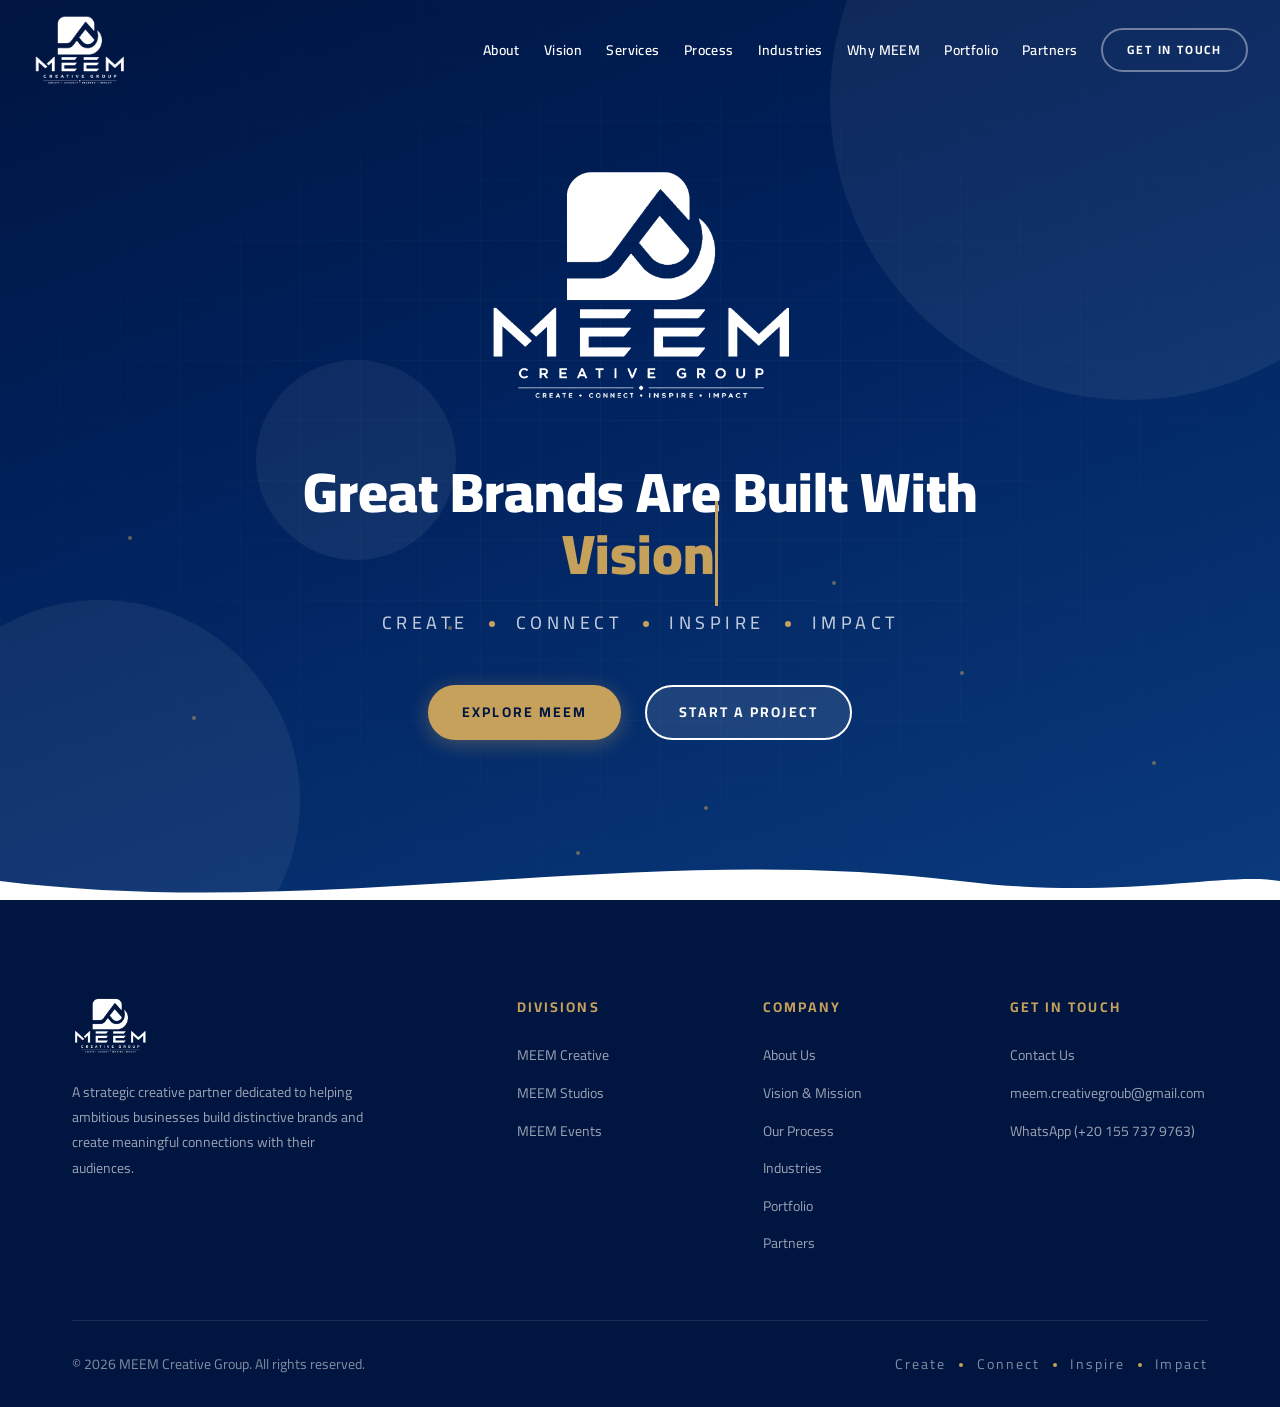
<file: index.html>
<!DOCTYPE html>
<html lang="en" dir="ltr">
<head>
  <meta charset="UTF-8">
  <meta name="viewport" content="width=device-width, initial-scale=1.0">
  <title>MEEM Creative Group — Create • Connect • Inspire • Impact</title>
  <meta name="description" content="MEEM Creative Group is a strategic creative partner with three specialized divisions — Creative, Studios, and Events — dedicated to building distinctive brands and creating meaningful impact.">
  <meta name="keywords" content="MEEM, creative group, branding, marketing, advertising, media production, events, Egypt">
  
  <!-- Open Graph / Social Media Meta Tags -->
  <meta property="og:title" content="MEEM Creative Group — Create • Connect • Inspire • Impact">
  <meta property="og:description" content="Strategic creative partner dedicated to building distinctive brands through Marketing, Media Production, and Events.">
  <meta property="og:type" content="website">
  <meta property="og:url" content="https://yourwebsite.com/"> <!-- غير هذا الرابط برابط موقعك الحقيقي -->
  <meta property="og:image" content="https://yourwebsite.com/assets/logo.png"> <!-- ضع رابط موقعك الحقيقي لكي تظهر الصورة -->
  
  <!-- Twitter Cards -->
  <meta name="twitter:card" content="summary_large_image">
  <meta name="twitter:title" content="MEEM Creative Group — Create • Connect • Inspire • Impact">
  <meta name="twitter:description" content="Strategic creative partner dedicated to building distinctive brands through Marketing, Media Production, and Events.">
  <meta name="twitter:image" content="https://yourwebsite.com/assets/logo.png"> <!-- ضع رابط موقعك الحقيقي لكي تظهر الصورة -->
  
  <!-- Fonts -->
  <link rel="preconnect" href="https://fonts.googleapis.com">
  <link rel="preconnect" href="https://fonts.gstatic.com" crossorigin>
  <link href="https://fonts.googleapis.com/css2?family=Cairo:wght@400;500;600;700;800;900&display=swap" rel="stylesheet">
  
  <!-- Styles -->
  <link rel="stylesheet" href="css/style.css">
  
  <!-- Favicon -->
  <link rel="icon" type="image/png" href="assets/logo.png">

  <!-- Structured Data -->
  <script type="application/ld+json">
  {
    "@context": "https://schema.org",
    "@type": "Organization",
    "name": "MEEM Creative Group",
    "description": "Strategic creative partner dedicated to building distinctive brands through Marketing, Media Production, and Events.",
    "url": "https://meemcreativegroup.com",
    "logo": "assets/logo.png",
    "slogan": "Create • Connect • Inspire • Impact"
  }
  </script>
</head>
<body>

  <!-- Page Loading Curtain -->
  <div class="page-curtain" id="pageCurtain">
    <img src="assets/logo.png" alt="MEEM" class="page-curtain__logo">
  </div>

  <!-- ========== NAVIGATION ========== -->
  <nav class="nav" id="navbar">
    <div class="nav__inner">
      <a href="#hero" class="nav__logo">
        <img src="assets/logo.png" alt="MEEM Creative Group">
      </a>

      <div class="nav__links">
        <a href="pages/about.html" class="nav__link" data-page="about">About</a>
        <a href="pages/vision.html" class="nav__link" data-page="vision">Vision</a>
        <a href="pages/services.html" class="nav__link" data-page="services">Services</a>
        <a href="pages/process.html" class="nav__link" data-page="process">Process</a>
        <a href="pages/industries.html" class="nav__link" data-page="industries">Industries</a>
        <a href="pages/why-meem.html" class="nav__link" data-page="why-meem">Why MEEM</a>
        <a href="pages/portfolio.html" class="nav__link" data-page="portfolio">Portfolio</a>
        <a href="pages/partners.html" class="nav__link" data-page="partners">Partners</a>
        <a href="pages/contact.html" class="btn btn--outline nav__cta">Get in Touch</a>
      </div>

      <div class="nav__hamburger" aria-label="Menu" role="button" tabindex="0">
        <span></span>
        <span></span>
        <span></span>
      </div>
    </div>

    <!-- Mobile Menu -->
    <div class="nav__mobile">
      <a href="pages/about.html" class="nav__link" data-page="about">About</a>
      <a href="pages/vision.html" class="nav__link" data-page="vision">Vision</a>
      <a href="pages/services.html" class="nav__link" data-page="services">Services</a>
      <a href="pages/process.html" class="nav__link" data-page="process">Process</a>
      <a href="pages/industries.html" class="nav__link" data-page="industries">Industries</a>
      <a href="pages/why-meem.html" class="nav__link" data-page="why-meem">Why MEEM</a>
      <a href="pages/portfolio.html" class="nav__link" data-page="portfolio">Portfolio</a>
      <a href="pages/partners.html" class="nav__link" data-page="partners">Partners</a>
      <a href="pages/contact.html" class="btn btn--sand nav__cta">Get in Touch</a>
    </div>
  </nav>


  <!-- ========== HERO ========== -->
  <section class="hero" id="hero">
    <div class="hero__bg">
      <div class="hero__shape hero__shape--1"></div>
      <div class="hero__shape hero__shape--2"></div>
      <div class="hero__shape hero__shape--3"></div>
      <div class="hero__grid"></div>
      <!-- Floating particles -->
      <div class="hero__particles">
        <div class="hero__particle"></div>
        <div class="hero__particle"></div>
        <div class="hero__particle"></div>
        <div class="hero__particle"></div>
        <div class="hero__particle"></div>
        <div class="hero__particle"></div>
        <div class="hero__particle"></div>
        <div class="hero__particle"></div>
      </div>
    </div>

    <div class="hero__content">
      <img src="assets/logo.png" alt="MEEM" class="hero__logo">

      <h1 class="hero__title">
        Great Brands Are Built With<br>
        <span class="hero__title-accent" data-text="Vision, Strategy &amp; Creativity"></span>
      </h1>

      <p class="hero__tagline">
        Create <span class="dot"></span> Connect <span class="dot"></span> Inspire <span class="dot"></span> Impact
      </p>

      <div class="hero__actions">
        <a href="pages/services.html" class="btn btn--sand">Explore MEEM</a>
        <a href="pages/contact.html" class="btn btn--light">Start a Project</a>
      </div>
    </div>

    <!-- Wave divider -->
    <div class="wave-divider">
      <svg viewBox="0 0 1440 60" preserveAspectRatio="none" xmlns="http://www.w3.org/2000/svg">
        <path d="M0,40 C360,80 720,0 1080,40 C1260,60 1380,30 1440,40 L1440,60 L0,60 Z" fill="#FFFFFF"/>
      </svg>
    </div>
  </section>


  <!-- ========== FOOTER ========== -->
  <footer class="footer">
    <div class="container">
      <div class="footer__grid">
        <div class="footer__brand">
          <img src="assets/logo.png" alt="MEEM Creative Group">
          <p>A strategic creative partner dedicated to helping ambitious businesses build distinctive brands and create meaningful connections with their audiences.</p>
        </div>

        <div class="footer__col">
          <h4>Divisions</h4>
          <ul>
            <li><a href="pages/services.html">MEEM Creative</a></li>
            <li><a href="pages/services.html">MEEM Studios</a></li>
            <li><a href="pages/services.html">MEEM Events</a></li>
          </ul>
        </div>

        <div class="footer__col">
          <h4>Company</h4>
          <ul>
            <li><a href="pages/about.html">About Us</a></li>
            <li><a href="pages/vision.html">Vision & Mission</a></li>
            <li><a href="pages/process.html">Our Process</a></li>
            <li><a href="pages/industries.html">Industries</a></li>
            <li><a href="pages/portfolio.html">Portfolio</a></li>
            <li><a href="pages/partners.html">Partners</a></li>
          </ul>
        </div>

        <div class="footer__col">
          <h4>Get in Touch</h4>
          <ul>
            <li><a href="pages/contact.html">Contact Us</a></li>
            <li><a href="mailto:meem.creativegroub@gmail.com">meem.creativegroub@gmail.com</a></li>
            <li><a href="https://wa.me/201557379763" target="_blank" rel="noopener">WhatsApp (+20 155 737 9763)</a></li>
          </ul>
        </div>
      </div>

      <div class="footer__divider"></div>

      <div class="footer__bottom">
        <p class="footer__copy">&copy; 2026 MEEM Creative Group. All rights reserved.</p>
        <p class="footer__tagline">
          Create <span class="dot"></span> Connect <span class="dot"></span> Inspire <span class="dot"></span> Impact
        </p>
      </div>
    </div>
  </footer>

  <!-- Scripts -->
  <script src="js/main.js?v=3"></script>
</body>
</html>
</file>
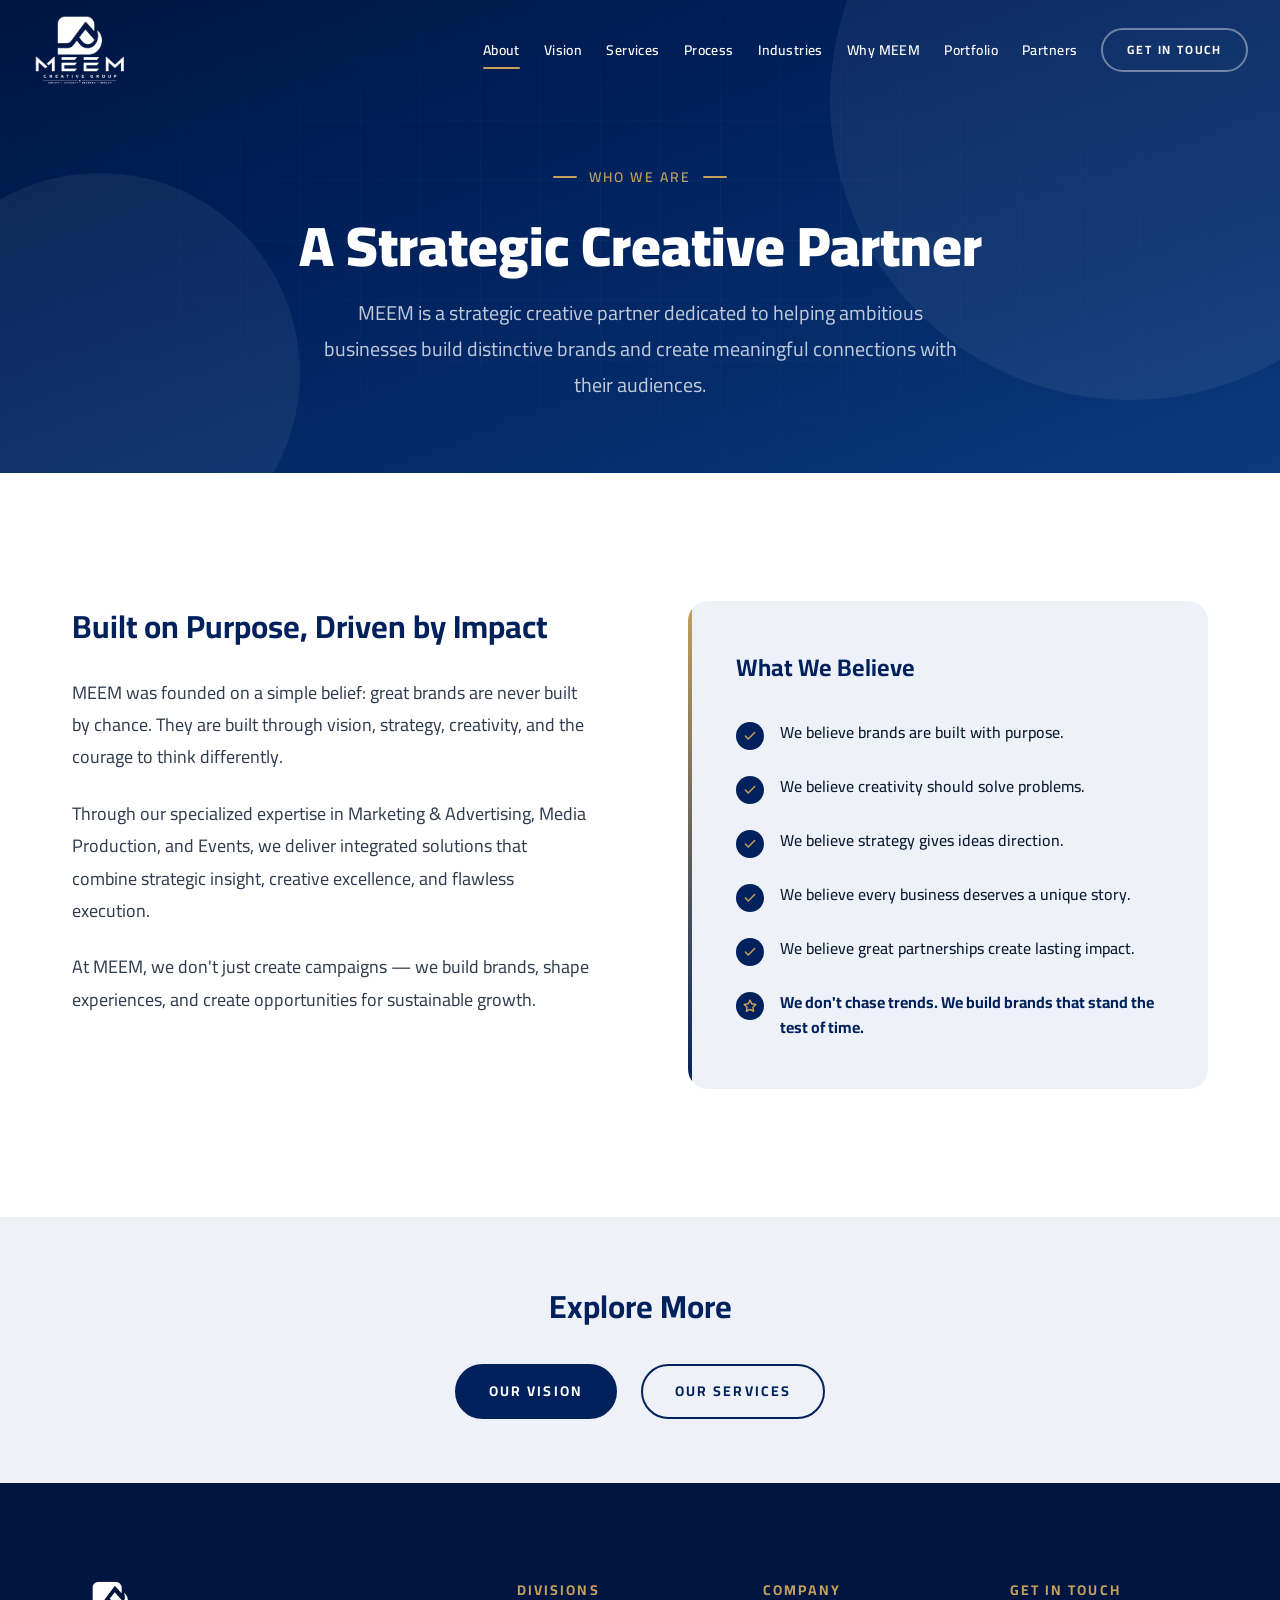
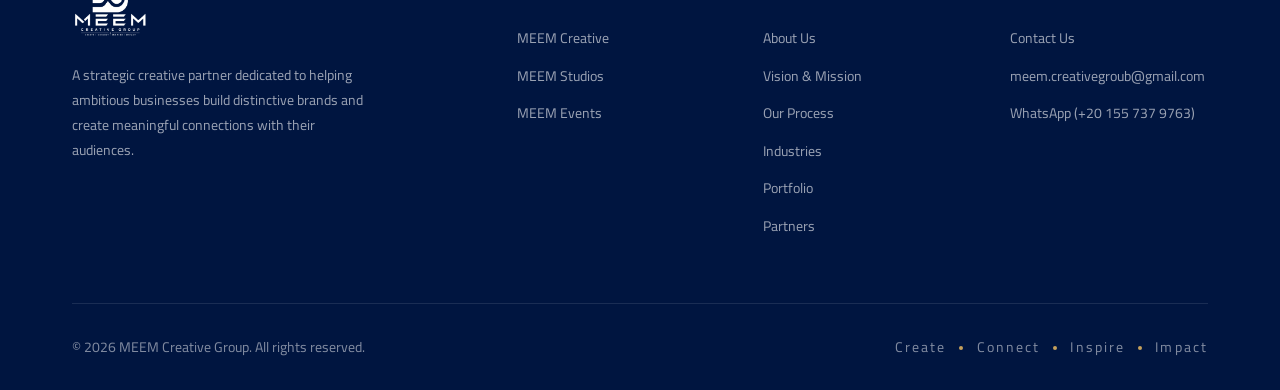
<file: pages/about.html>
<!DOCTYPE html>
<html lang="en" dir="ltr">
<head>
  <meta charset="UTF-8">
  <meta name="viewport" content="width=device-width, initial-scale=1.0">
  <title>About Us — MEEM Creative Group</title>
  <meta name="description" content="MEEM is a strategic creative partner dedicated to helping ambitious businesses build distinctive brands and create meaningful connections with their audiences.">
  <meta name="keywords" content="MEEM, creative group, about, branding, marketing, Egypt">
  <link rel="preconnect" href="https://fonts.googleapis.com">
  <link rel="preconnect" href="https://fonts.gstatic.com" crossorigin>
  <link href="https://fonts.googleapis.com/css2?family=Cairo:wght@400;500;600;700;800;900&display=swap" rel="stylesheet">
  <link rel="stylesheet" href="../css/style.css">
  <link rel="icon" type="image/png" href="../assets/logo.png">
</head>
<body>

  <div class="page-curtain" id="pageCurtain">
    <img src="../assets/logo.png" alt="MEEM" class="page-curtain__logo">
  </div>

  <!-- Navigation -->
  <nav class="nav" id="navbar">
    <div class="nav__inner">
      <a href="../index.html" class="nav__logo">
        <img src="../assets/logo.png" alt="MEEM Creative Group">
      </a>
      <div class="nav__links">
        <a href="about.html" class="nav__link" data-page="about">About</a>
        <a href="vision.html" class="nav__link" data-page="vision">Vision</a>
        <a href="services.html" class="nav__link" data-page="services">Services</a>
        <a href="process.html" class="nav__link" data-page="process">Process</a>
        <a href="industries.html" class="nav__link" data-page="industries">Industries</a>
        <a href="why-meem.html" class="nav__link" data-page="why-meem">Why MEEM</a>
        <a href="portfolio.html" class="nav__link" data-page="portfolio">Portfolio</a>
        <a href="partners.html" class="nav__link" data-page="partners">Partners</a>
        <a href="contact.html" class="btn btn--outline nav__cta">Get in Touch</a>
      </div>
      <div class="nav__hamburger" aria-label="Menu" role="button" tabindex="0">
        <span></span><span></span><span></span>
      </div>
    </div>
    <div class="nav__mobile">
      <a href="../index.html" class="nav__link">Home</a>
      <a href="about.html" class="nav__link" data-page="about">About</a>
      <a href="vision.html" class="nav__link" data-page="vision">Vision</a>
      <a href="services.html" class="nav__link" data-page="services">Services</a>
      <a href="process.html" class="nav__link" data-page="process">Process</a>
      <a href="industries.html" class="nav__link" data-page="industries">Industries</a>
      <a href="why-meem.html" class="nav__link" data-page="why-meem">Why MEEM</a>
      <a href="portfolio.html" class="nav__link" data-page="portfolio">Portfolio</a>
      <a href="partners.html" class="nav__link" data-page="partners">Partners</a>
      <a href="contact.html" class="btn btn--sand nav__cta">Get in Touch</a>
    </div>
  </nav>

  <!-- Page Header -->
  <section class="page-header">
    <div class="page-header__bg">
      <div class="hero__shape hero__shape--1"></div>
      <div class="hero__shape hero__shape--2"></div>
      <div class="hero__grid"></div>
    </div>
    <div class="container">
      <span class="section-eyebrow">Who We Are</span>
      <h1 class="page-header__title">A Strategic Creative Partner</h1>
      <p class="page-header__subtitle">MEEM is a strategic creative partner dedicated to helping ambitious businesses build distinctive brands and create meaningful connections with their audiences.</p>
    </div>
  </section>

  <!-- About Content -->
  <section class="section" id="about">
    <div class="container">
      <div class="about__grid">
        <div class="about__content reveal--left">
          <h3>Built on Purpose, Driven by Impact</h3>
          <p>MEEM was founded on a simple belief: great brands are never built by chance. They are built through vision, strategy, creativity, and the courage to think differently.</p>
          <p>Through our specialized expertise in Marketing & Advertising, Media Production, and Events, we deliver integrated solutions that combine strategic insight, creative excellence, and flawless execution.</p>
          <p>At MEEM, we don't just create campaigns — we build brands, shape experiences, and create opportunities for sustainable growth.</p>
        </div>

        <div class="about__beliefs reveal--right">
          <h3>What We Believe</h3>
          <div class="belief-item">
            <div class="belief-icon"><svg viewBox="0 0 24 24"><polyline points="20 6 9 17 4 12"/></svg></div>
            <p>We believe brands are built with purpose.</p>
          </div>
          <div class="belief-item">
            <div class="belief-icon"><svg viewBox="0 0 24 24"><polyline points="20 6 9 17 4 12"/></svg></div>
            <p>We believe creativity should solve problems.</p>
          </div>
          <div class="belief-item">
            <div class="belief-icon"><svg viewBox="0 0 24 24"><polyline points="20 6 9 17 4 12"/></svg></div>
            <p>We believe strategy gives ideas direction.</p>
          </div>
          <div class="belief-item">
            <div class="belief-icon"><svg viewBox="0 0 24 24"><polyline points="20 6 9 17 4 12"/></svg></div>
            <p>We believe every business deserves a unique story.</p>
          </div>
          <div class="belief-item">
            <div class="belief-icon"><svg viewBox="0 0 24 24"><polyline points="20 6 9 17 4 12"/></svg></div>
            <p>We believe great partnerships create lasting impact.</p>
          </div>
          <div class="belief-item belief-item--highlight">
            <div class="belief-icon"><svg viewBox="0 0 24 24"><polygon points="12 2 15.09 8.26 22 9.27 17 14.14 18.18 21.02 12 17.77 5.82 21.02 7 14.14 2 9.27 8.91 8.26 12 2"/></svg></div>
            <p>We don't chase trends. We build brands that stand the test of time.</p>
          </div>
        </div>
      </div>
    </div>
  </section>

  <!-- Explore More -->
  <section class="explore-more">
    <div class="container">
      <h3 class="explore-more__title">Explore More</h3>
      <div class="explore-more__links">
        <a href="vision.html" class="btn btn--primary">Our Vision</a>
        <a href="services.html" class="btn btn--outline">Our Services</a>
      </div>
    </div>
  </section>

  <!-- Footer -->
  <footer class="footer">
    <div class="container">
      <div class="footer__grid">
        <div class="footer__brand">
          <img src="../assets/logo.png" alt="MEEM Creative Group">
          <p>A strategic creative partner dedicated to helping ambitious businesses build distinctive brands and create meaningful connections with their audiences.</p>
        </div>
        <div class="footer__col">
          <h4>Divisions</h4>
          <ul>
            <li><a href="services.html">MEEM Creative</a></li>
            <li><a href="services.html">MEEM Studios</a></li>
            <li><a href="services.html">MEEM Events</a></li>
          </ul>
        </div>
        <div class="footer__col">
          <h4>Company</h4>
          <ul>
            <li><a href="about.html">About Us</a></li>
            <li><a href="vision.html">Vision & Mission</a></li>
            <li><a href="process.html">Our Process</a></li>
            <li><a href="industries.html">Industries</a></li>
            <li><a href="portfolio.html">Portfolio</a></li>
            <li><a href="partners.html">Partners</a></li>
          </ul>
        </div>
        <div class="footer__col">
          <h4>Get in Touch</h4>
          <ul>
            <li><a href="contact.html">Contact Us</a></li>
            <li><a href="mailto:meem.creativegroub@gmail.com">meem.creativegroub@gmail.com</a></li>
            <li><a href="https://wa.me/201557379763" target="_blank" rel="noopener">WhatsApp (+20 155 737 9763)</a></li>
          </ul>
        </div>
      </div>
      <div class="footer__divider"></div>
      <div class="footer__bottom">
        <p class="footer__copy">&copy; 2026 MEEM Creative Group. All rights reserved.</p>
        <p class="footer__tagline">Create <span class="dot"></span> Connect <span class="dot"></span> Inspire <span class="dot"></span> Impact</p>
      </div>
    </div>
  </footer>

  <script src="../js/main.js?v=3"></script>
</body>
</html>
</file>
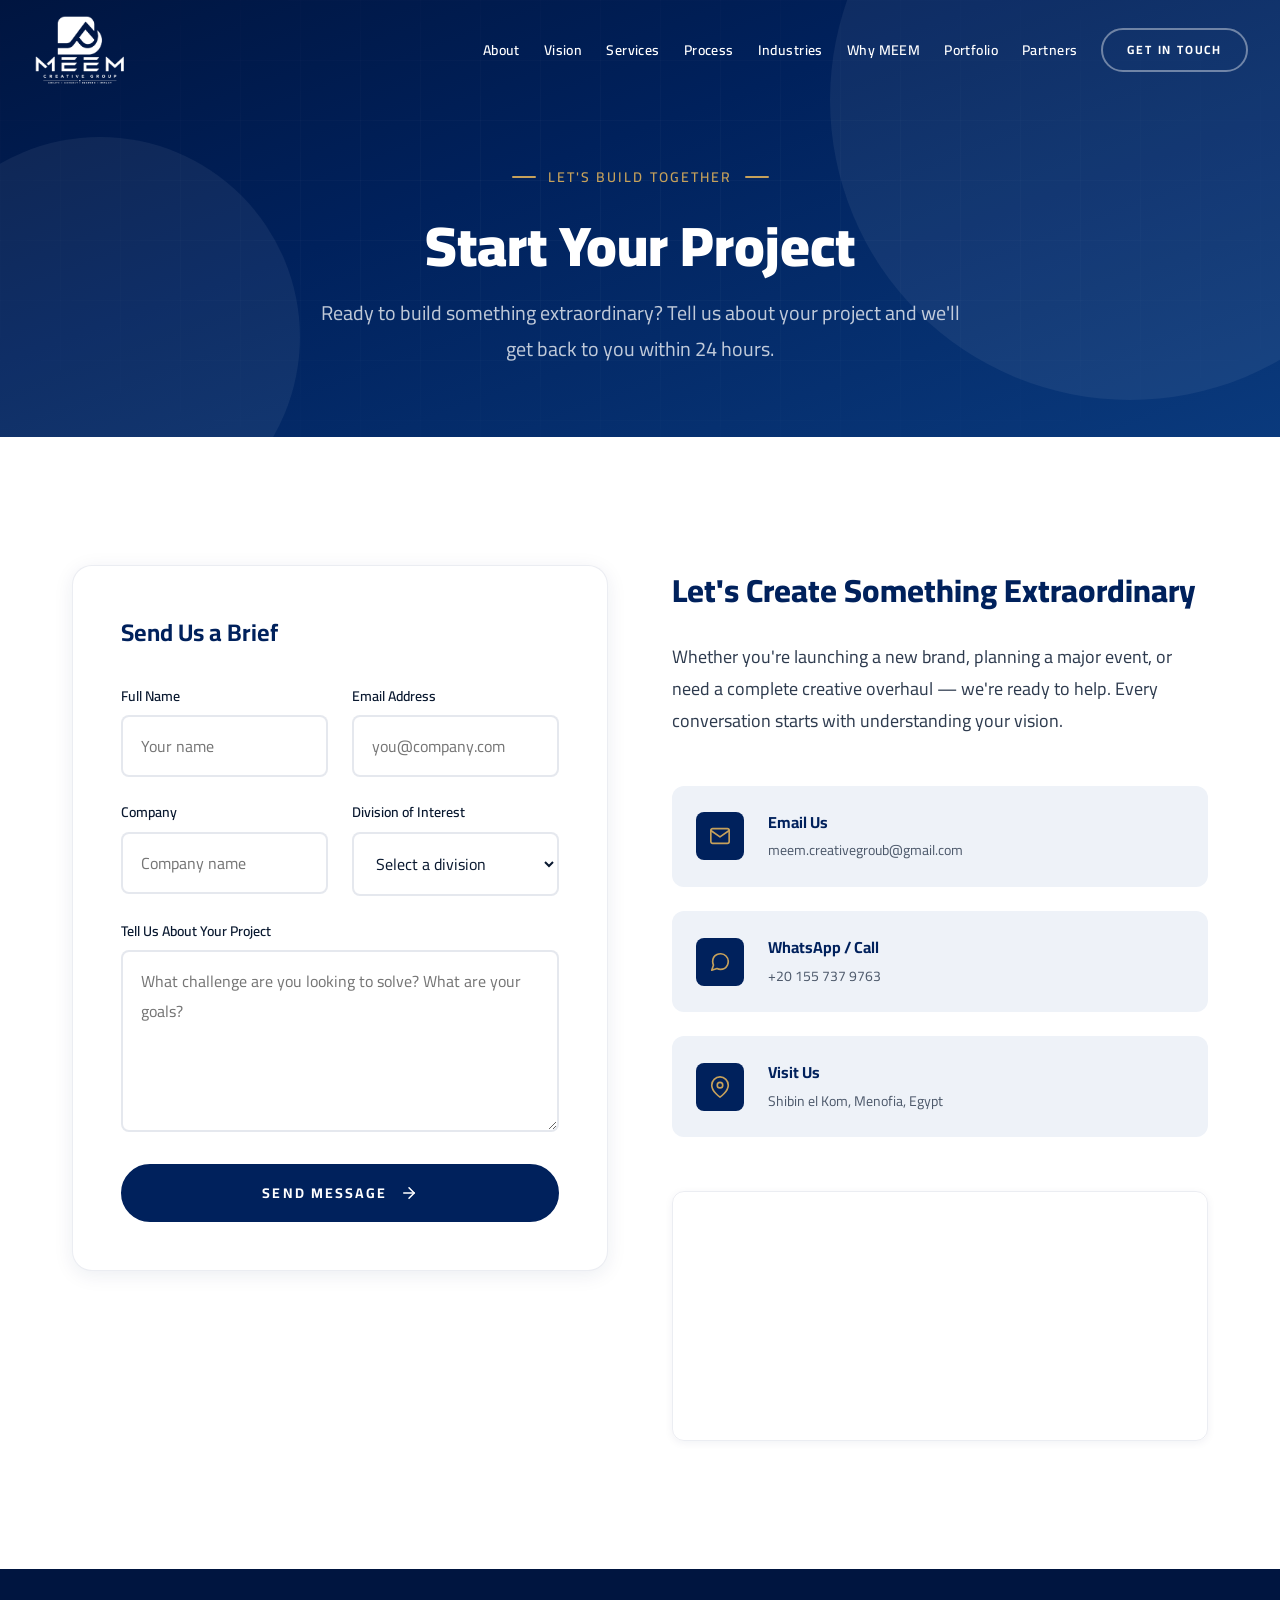
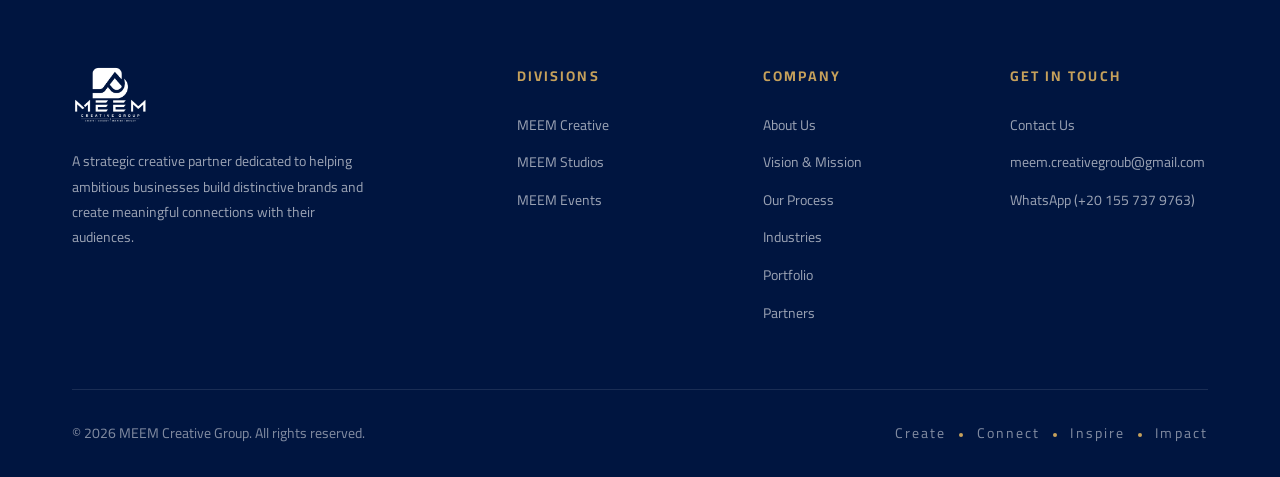
<file: pages/contact.html>
<!DOCTYPE html>
<html lang="en" dir="ltr">
<head>
  <meta charset="UTF-8">
  <meta name="viewport" content="width=device-width, initial-scale=1.0">
  <title>Contact Us — MEEM Creative Group</title>
  <meta name="description" content="Ready to build something extraordinary? Tell us about your project and we'll get back to you within 24 hours.">
  <meta name="keywords" content="MEEM, contact, get in touch, start project, Egypt">
  <link rel="preconnect" href="https://fonts.googleapis.com">
  <link rel="preconnect" href="https://fonts.gstatic.com" crossorigin>
  <link href="https://fonts.googleapis.com/css2?family=Cairo:wght@400;500;600;700;800;900&display=swap" rel="stylesheet">
  <link rel="stylesheet" href="../css/style.css">
  <link rel="icon" type="image/png" href="../assets/logo.png">
</head>
<body>

  <div class="page-curtain" id="pageCurtain"><img src="../assets/logo.png" alt="MEEM" class="page-curtain__logo"></div>

  <nav class="nav" id="navbar">
    <div class="nav__inner">
      <a href="../index.html" class="nav__logo"><img src="../assets/logo.png" alt="MEEM Creative Group"></a>
      <div class="nav__links">
        <a href="about.html" class="nav__link" data-page="about">About</a>
        <a href="vision.html" class="nav__link" data-page="vision">Vision</a>
        <a href="services.html" class="nav__link" data-page="services">Services</a>
        <a href="process.html" class="nav__link" data-page="process">Process</a>
        <a href="industries.html" class="nav__link" data-page="industries">Industries</a>
        <a href="why-meem.html" class="nav__link" data-page="why-meem">Why MEEM</a>
        <a href="portfolio.html" class="nav__link" data-page="portfolio">Portfolio</a>
        <a href="partners.html" class="nav__link" data-page="partners">Partners</a>
        <a href="contact.html" class="btn btn--outline nav__cta">Get in Touch</a>
      </div>
      <div class="nav__hamburger" aria-label="Menu" role="button" tabindex="0"><span></span><span></span><span></span></div>
    </div>
    <div class="nav__mobile">
      <a href="../index.html" class="nav__link">Home</a>
      <a href="about.html" class="nav__link" data-page="about">About</a>
      <a href="vision.html" class="nav__link" data-page="vision">Vision</a>
      <a href="services.html" class="nav__link" data-page="services">Services</a>
      <a href="process.html" class="nav__link" data-page="process">Process</a>
      <a href="industries.html" class="nav__link" data-page="industries">Industries</a>
      <a href="why-meem.html" class="nav__link" data-page="why-meem">Why MEEM</a>
      <a href="portfolio.html" class="nav__link" data-page="portfolio">Portfolio</a>
      <a href="partners.html" class="nav__link" data-page="partners">Partners</a>
      <a href="contact.html" class="btn btn--sand nav__cta">Get in Touch</a>
    </div>
  </nav>

  <section class="page-header">
    <div class="page-header__bg">
      <div class="hero__shape hero__shape--1"></div>
      <div class="hero__shape hero__shape--2"></div>
      <div class="hero__grid"></div>
    </div>
    <div class="container">
      <span class="section-eyebrow">Let's Build Together</span>
      <h1 class="page-header__title">Start Your Project</h1>
      <p class="page-header__subtitle">Ready to build something extraordinary? Tell us about your project and we'll get back to you within 24 hours.</p>
    </div>
  </section>

  <section class="section" id="contact">
    <div class="container">
      <div class="contact__grid">
        <div class="contact__form-card reveal--left">
          <h3>Send Us a Brief</h3>
          <form id="contactForm">
            <div class="form-row">
              <div class="form-group">
                <label for="name">Full Name</label>
                <input type="text" id="name" name="entry.727537346" placeholder="Your name" required>
              </div>
              <div class="form-group">
                <label for="email">Email Address</label>
                <input type="email" id="email" name="entry.1715967368" placeholder="you@company.com" required>
              </div>
            </div>

            <div class="form-row">
              <div class="form-group">
                <label for="company">Company</label>
                <input type="text" id="company" name="entry.1252536887" placeholder="Company name">
              </div>
              <div class="form-group">
                <label for="division">Division of Interest</label>
                <select id="division" name="entry.193595545">
                  <option value="">Select a division</option>
                  <option value="MEEM Creative">MEEM Creative</option>
                  <option value="MEEM Studios">MEEM Studios</option>
                  <option value="MEEM Events">MEEM Events</option>
                  <option value="Integrated Solution">Integrated Solution</option>
                </select>
              </div>
            </div>

            <div class="form-group">
              <label for="message">Tell Us About Your Project</label>
              <textarea id="message" name="entry.520100569" placeholder="What challenge are you looking to solve? What are your goals?" rows="5" required></textarea>
            </div>

            <button type="submit" class="btn btn--primary" style="width: 100%;">
              Send Message
              <svg class="btn__icon" viewBox="0 0 24 24" fill="none" stroke="currentColor" stroke-width="2" stroke-linecap="round" stroke-linejoin="round"><line x1="5" y1="12" x2="19" y2="12"/><polyline points="12 5 19 12 12 19"/></svg>
            </button>
          </form>
        </div>

        <div class="contact__info reveal--right">
          <h3>Let's Create Something Extraordinary</h3>
          <p>Whether you're launching a new brand, planning a major event, or need a complete creative overhaul — we're ready to help. Every conversation starts with understanding your vision.</p>

          <div class="contact__channels">
            <a href="mailto:meem.creativegroub@gmail.com" class="contact__channel">
              <div class="contact__channel-icon">
                <svg viewBox="0 0 24 24"><path d="M4 4h16c1.1 0 2 .9 2 2v12c0 1.1-.9 2-2 2H4c-1.1 0-2-.9-2-2V6c0-1.1.9-2 2-2z"/><polyline points="22,6 12,13 2,6"/></svg>
              </div>
              <div class="contact__channel-text">
                <h4>Email Us</h4>
                <span>meem.creativegroub@gmail.com</span>
              </div>
            </a>

            <a href="https://wa.me/201557379763" target="_blank" rel="noopener" class="contact__channel">
              <div class="contact__channel-icon">
                <svg viewBox="0 0 24 24"><path d="M21 11.5a8.38 8.38 0 0 1-.9 3.8 8.5 8.5 0 0 1-7.6 4.7 8.38 8.38 0 0 1-3.8-.9L3 21l1.9-5.7a8.38 8.38 0 0 1-.9-3.8 8.5 8.5 0 0 1 4.7-7.6 8.38 8.38 0 0 1 3.8-.9h.5a8.48 8.48 0 0 1 8 8v.5z"/></svg>
              </div>
              <div class="contact__channel-text">
                <h4>WhatsApp / Call</h4>
                <span>+20 155 737 9763</span>
              </div>
            </a>

            <div class="contact__channel">
              <div class="contact__channel-icon">
                <svg viewBox="0 0 24 24"><path d="M21 10c0 7-9 13-9 13s-9-6-9-13a9 9 0 0 1 18 0z"/><circle cx="12" cy="10" r="3"/></svg>
              </div>
              <div class="contact__channel-text">
                <h4>Visit Us</h4>
                <span>Shibin el Kom, Menofia, Egypt</span>
              </div>
            </div>

            <!-- Map -->
            <div class="contact__map" style="margin-top: 30px; border-radius: 12px; overflow: hidden; height: 250px; box-shadow: var(--shadow-sm); border: 1px solid rgba(0, 33, 92, 0.08);">
              <iframe width="100%" height="100%" frameborder="0" scrolling="no" marginheight="0" marginwidth="0" src="https://maps.google.com/maps?q=Shibin%20el%20Kom,%20Menofia,%20Egypt&t=&z=13&ie=UTF8&iwloc=&output=embed"></iframe>
            </div>
          </div>
        </div>
      </div>
    </div>
  </section>

  <footer class="footer">
    <div class="container">
      <div class="footer__grid">
        <div class="footer__brand"><img src="../assets/logo.png" alt="MEEM Creative Group"><p>A strategic creative partner dedicated to helping ambitious businesses build distinctive brands and create meaningful connections with their audiences.</p></div>
        <div class="footer__col"><h4>Divisions</h4><ul><li><a href="services.html">MEEM Creative</a></li><li><a href="services.html">MEEM Studios</a></li><li><a href="services.html">MEEM Events</a></li></ul></div>
        <div class="footer__col"><h4>Company</h4><ul><li><a href="about.html">About Us</a></li><li><a href="vision.html">Vision & Mission</a></li><li><a href="process.html">Our Process</a></li><li><a href="industries.html">Industries</a></li><li><a href="portfolio.html">Portfolio</a></li><li><a href="partners.html">Partners</a></li></ul></div>
        <div class="footer__col"><h4>Get in Touch</h4><ul><li><a href="contact.html">Contact Us</a></li><li><a href="mailto:meem.creativegroub@gmail.com">meem.creativegroub@gmail.com</a></li><li><a href="https://wa.me/201557379763" target="_blank" rel="noopener">WhatsApp (+20 155 737 9763)</a></li></ul></div>
      </div>
      <div class="footer__divider"></div>
      <div class="footer__bottom"><p class="footer__copy">&copy; 2026 MEEM Creative Group. All rights reserved.</p><p class="footer__tagline">Create <span class="dot"></span> Connect <span class="dot"></span> Inspire <span class="dot"></span> Impact</p></div>
    </div>
  </footer>
  <script src="../js/main.js?v=3"></script>
</body>
</html>
</file>
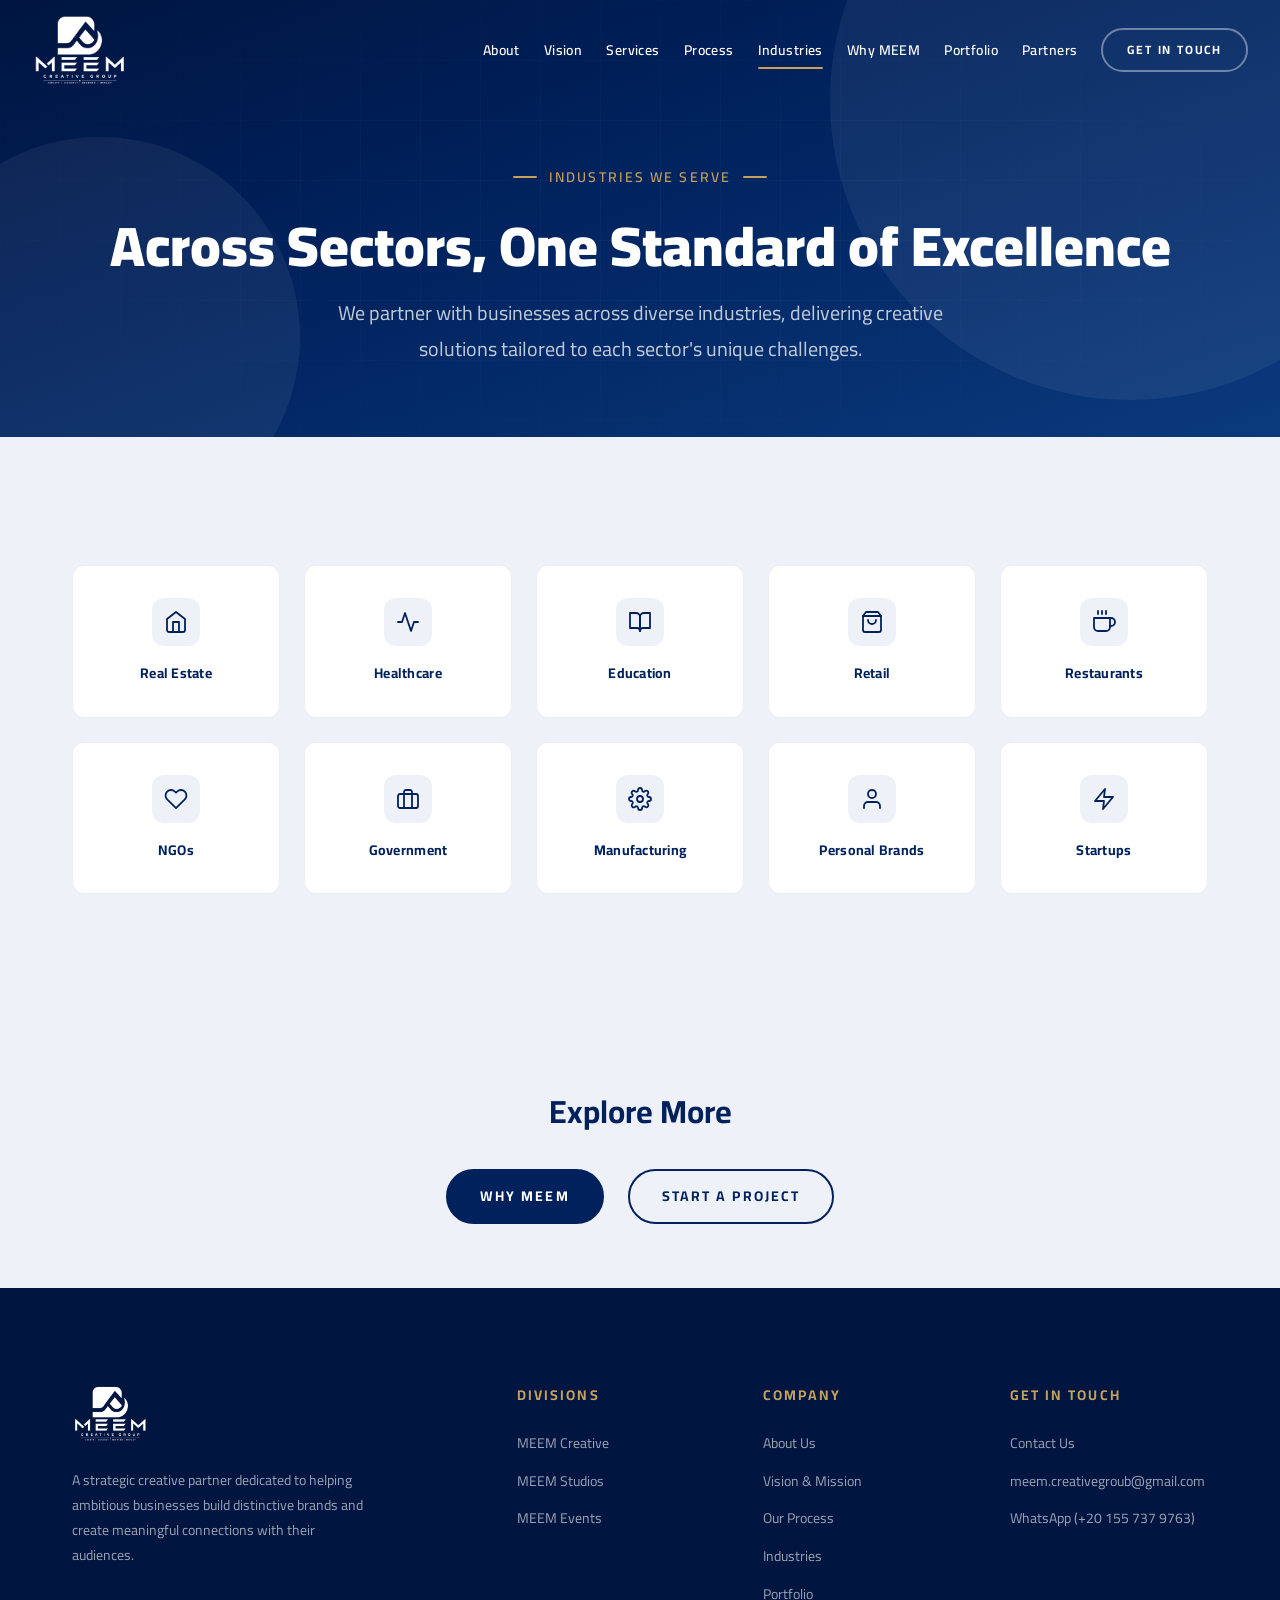
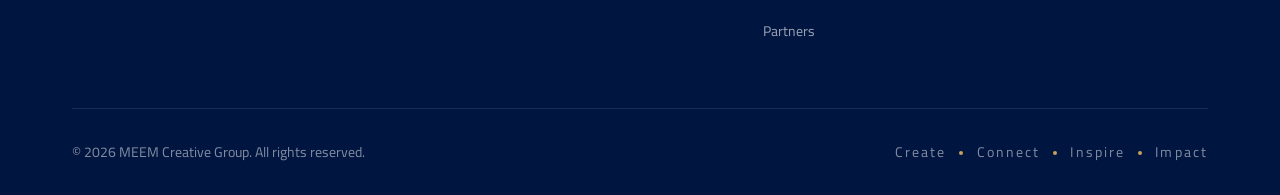
<file: pages/industries.html>
<!DOCTYPE html>
<html lang="en" dir="ltr">
<head>
  <meta charset="UTF-8">
  <meta name="viewport" content="width=device-width, initial-scale=1.0">
  <title>Industries We Serve — MEEM Creative Group</title>
  <meta name="description" content="We partner with businesses across diverse industries, delivering creative solutions tailored to each sector's unique challenges.">
  <meta name="keywords" content="MEEM, industries, real estate, healthcare, education, retail, restaurants, NGOs, Egypt">
  <link rel="preconnect" href="https://fonts.googleapis.com">
  <link rel="preconnect" href="https://fonts.gstatic.com" crossorigin>
  <link href="https://fonts.googleapis.com/css2?family=Cairo:wght@400;500;600;700;800;900&display=swap" rel="stylesheet">
  <link rel="stylesheet" href="../css/style.css">
  <link rel="icon" type="image/png" href="../assets/logo.png">
</head>
<body>

  <div class="page-curtain" id="pageCurtain"><img src="../assets/logo.png" alt="MEEM" class="page-curtain__logo"></div>

  <nav class="nav" id="navbar">
    <div class="nav__inner">
      <a href="../index.html" class="nav__logo"><img src="../assets/logo.png" alt="MEEM Creative Group"></a>
      <div class="nav__links">
        <a href="about.html" class="nav__link" data-page="about">About</a>
        <a href="vision.html" class="nav__link" data-page="vision">Vision</a>
        <a href="services.html" class="nav__link" data-page="services">Services</a>
        <a href="process.html" class="nav__link" data-page="process">Process</a>
        <a href="industries.html" class="nav__link" data-page="industries">Industries</a>
        <a href="why-meem.html" class="nav__link" data-page="why-meem">Why MEEM</a>
        <a href="portfolio.html" class="nav__link" data-page="portfolio">Portfolio</a>
        <a href="partners.html" class="nav__link" data-page="partners">Partners</a>
        <a href="contact.html" class="btn btn--outline nav__cta">Get in Touch</a>
      </div>
      <div class="nav__hamburger" aria-label="Menu" role="button" tabindex="0"><span></span><span></span><span></span></div>
    </div>
    <div class="nav__mobile">
      <a href="../index.html" class="nav__link">Home</a>
      <a href="about.html" class="nav__link" data-page="about">About</a>
      <a href="vision.html" class="nav__link" data-page="vision">Vision</a>
      <a href="services.html" class="nav__link" data-page="services">Services</a>
      <a href="process.html" class="nav__link" data-page="process">Process</a>
      <a href="industries.html" class="nav__link" data-page="industries">Industries</a>
      <a href="why-meem.html" class="nav__link" data-page="why-meem">Why MEEM</a>
      <a href="portfolio.html" class="nav__link" data-page="portfolio">Portfolio</a>
      <a href="partners.html" class="nav__link" data-page="partners">Partners</a>
      <a href="contact.html" class="btn btn--sand nav__cta">Get in Touch</a>
    </div>
  </nav>

  <section class="page-header">
    <div class="page-header__bg">
      <div class="hero__shape hero__shape--1"></div>
      <div class="hero__shape hero__shape--2"></div>
      <div class="hero__grid"></div>
    </div>
    <div class="container">
      <span class="section-eyebrow">Industries We Serve</span>
      <h1 class="page-header__title">Across Sectors, One Standard of Excellence</h1>
      <p class="page-header__subtitle">We partner with businesses across diverse industries, delivering creative solutions tailored to each sector's unique challenges.</p>
    </div>
  </section>

  <section class="section section--cloud" id="industries">
    <div class="container">
      <div class="industries__grid">
        <div class="industry-card reveal reveal--delay-1">
          <div class="industry-card__icon"><svg viewBox="0 0 24 24"><path d="M3 9l9-7 9 7v11a2 2 0 0 1-2 2H5a2 2 0 0 1-2-2z"/><polyline points="9 22 9 12 15 12 15 22"/></svg></div>
          <h4>Real Estate</h4>
        </div>
        <div class="industry-card reveal reveal--delay-2">
          <div class="industry-card__icon"><svg viewBox="0 0 24 24"><path d="M22 12h-4l-3 9L9 3l-3 9H2"/></svg></div>
          <h4>Healthcare</h4>
        </div>
        <div class="industry-card reveal reveal--delay-3">
          <div class="industry-card__icon"><svg viewBox="0 0 24 24"><path d="M2 3h6a4 4 0 0 1 4 4v14a3 3 0 0 0-3-3H2z"/><path d="M22 3h-6a4 4 0 0 0-4 4v14a3 3 0 0 1 3-3h7z"/></svg></div>
          <h4>Education</h4>
        </div>
        <div class="industry-card reveal reveal--delay-4">
          <div class="industry-card__icon"><svg viewBox="0 0 24 24"><path d="M6 2L3 6v14a2 2 0 0 0 2 2h14a2 2 0 0 0 2-2V6l-3-4z"/><line x1="3" y1="6" x2="21" y2="6"/><path d="M16 10a4 4 0 0 1-8 0"/></svg></div>
          <h4>Retail</h4>
        </div>
        <div class="industry-card reveal reveal--delay-5">
          <div class="industry-card__icon"><svg viewBox="0 0 24 24"><path d="M18 8h1a4 4 0 0 1 0 8h-1"/><path d="M2 8h16v9a4 4 0 0 1-4 4H6a4 4 0 0 1-4-4V8z"/><line x1="6" y1="1" x2="6" y2="4"/><line x1="10" y1="1" x2="10" y2="4"/><line x1="14" y1="1" x2="14" y2="4"/></svg></div>
          <h4>Restaurants</h4>
        </div>
        <div class="industry-card reveal reveal--delay-1">
          <div class="industry-card__icon"><svg viewBox="0 0 24 24"><path d="M20.84 4.61a5.5 5.5 0 0 0-7.78 0L12 5.67l-1.06-1.06a5.5 5.5 0 0 0-7.78 7.78l1.06 1.06L12 21.23l7.78-7.78 1.06-1.06a5.5 5.5 0 0 0 0-7.78z"/></svg></div>
          <h4>NGOs</h4>
        </div>
        <div class="industry-card reveal reveal--delay-2">
          <div class="industry-card__icon"><svg viewBox="0 0 24 24"><rect x="2" y="7" width="20" height="14" rx="2" ry="2"/><path d="M16 21V5a2 2 0 0 0-2-2h-4a2 2 0 0 0-2 2v16"/></svg></div>
          <h4>Government</h4>
        </div>
        <div class="industry-card reveal reveal--delay-3">
          <div class="industry-card__icon"><svg viewBox="0 0 24 24"><circle cx="12" cy="12" r="3"/><path d="M19.4 15a1.65 1.65 0 0 0 .33 1.82l.06.06a2 2 0 0 1 0 2.83 2 2 0 0 1-2.83 0l-.06-.06a1.65 1.65 0 0 0-1.82-.33 1.65 1.65 0 0 0-1 1.51V21a2 2 0 0 1-2 2 2 2 0 0 1-2-2v-.09A1.65 1.65 0 0 0 9 19.4a1.65 1.65 0 0 0-1.82.33l-.06.06a2 2 0 0 1-2.83 0 2 2 0 0 1 0-2.83l.06-.06A1.65 1.65 0 0 0 4.68 15a1.65 1.65 0 0 0-1.51-1H3a2 2 0 0 1-2-2 2 2 0 0 1 2-2h.09A1.65 1.65 0 0 0 4.6 9a1.65 1.65 0 0 0-.33-1.82l-.06-.06a2 2 0 0 1 0-2.83 2 2 0 0 1 2.83 0l.06.06A1.65 1.65 0 0 0 9 4.68a1.65 1.65 0 0 0 1-1.51V3a2 2 0 0 1 2-2 2 2 0 0 1 2 2v.09a1.65 1.65 0 0 0 1 1.51 1.65 1.65 0 0 0 1.82-.33l.06-.06a2 2 0 0 1 2.83 0 2 2 0 0 1 0 2.83l-.06.06A1.65 1.65 0 0 0 19.4 9a1.65 1.65 0 0 0 1.51 1H21a2 2 0 0 1 2 2 2 2 0 0 1-2 2h-.09a1.65 1.65 0 0 0-1.51 1z"/></svg></div>
          <h4>Manufacturing</h4>
        </div>
        <div class="industry-card reveal reveal--delay-4">
          <div class="industry-card__icon"><svg viewBox="0 0 24 24"><path d="M20 21v-2a4 4 0 0 0-4-4H8a4 4 0 0 0-4 4v2"/><circle cx="12" cy="7" r="4"/></svg></div>
          <h4>Personal Brands</h4>
        </div>
        <div class="industry-card reveal reveal--delay-5">
          <div class="industry-card__icon"><svg viewBox="0 0 24 24"><polygon points="13 2 3 14 12 14 11 22 21 10 12 10 13 2"/></svg></div>
          <h4>Startups</h4>
        </div>
      </div>
    </div>
  </section>

  <section class="explore-more">
    <div class="container">
      <h3 class="explore-more__title">Explore More</h3>
      <div class="explore-more__links">
        <a href="why-meem.html" class="btn btn--primary">Why MEEM</a>
        <a href="contact.html" class="btn btn--outline">Start a Project</a>
      </div>
    </div>
  </section>

  <footer class="footer">
    <div class="container">
      <div class="footer__grid">
        <div class="footer__brand"><img src="../assets/logo.png" alt="MEEM Creative Group"><p>A strategic creative partner dedicated to helping ambitious businesses build distinctive brands and create meaningful connections with their audiences.</p></div>
        <div class="footer__col"><h4>Divisions</h4><ul><li><a href="services.html">MEEM Creative</a></li><li><a href="services.html">MEEM Studios</a></li><li><a href="services.html">MEEM Events</a></li></ul></div>
        <div class="footer__col"><h4>Company</h4><ul><li><a href="about.html">About Us</a></li><li><a href="vision.html">Vision & Mission</a></li><li><a href="process.html">Our Process</a></li><li><a href="industries.html">Industries</a></li><li><a href="portfolio.html">Portfolio</a></li><li><a href="partners.html">Partners</a></li></ul></div>
        <div class="footer__col"><h4>Get in Touch</h4><ul><li><a href="contact.html">Contact Us</a></li><li><a href="mailto:meem.creativegroub@gmail.com">meem.creativegroub@gmail.com</a></li><li><a href="https://wa.me/201557379763" target="_blank" rel="noopener">WhatsApp (+20 155 737 9763)</a></li></ul></div>
      </div>
      <div class="footer__divider"></div>
      <div class="footer__bottom"><p class="footer__copy">&copy; 2026 MEEM Creative Group. All rights reserved.</p><p class="footer__tagline">Create <span class="dot"></span> Connect <span class="dot"></span> Inspire <span class="dot"></span> Impact</p></div>
    </div>
  </footer>
  <script src="../js/main.js?v=3"></script>
</body>
</html>
</file>
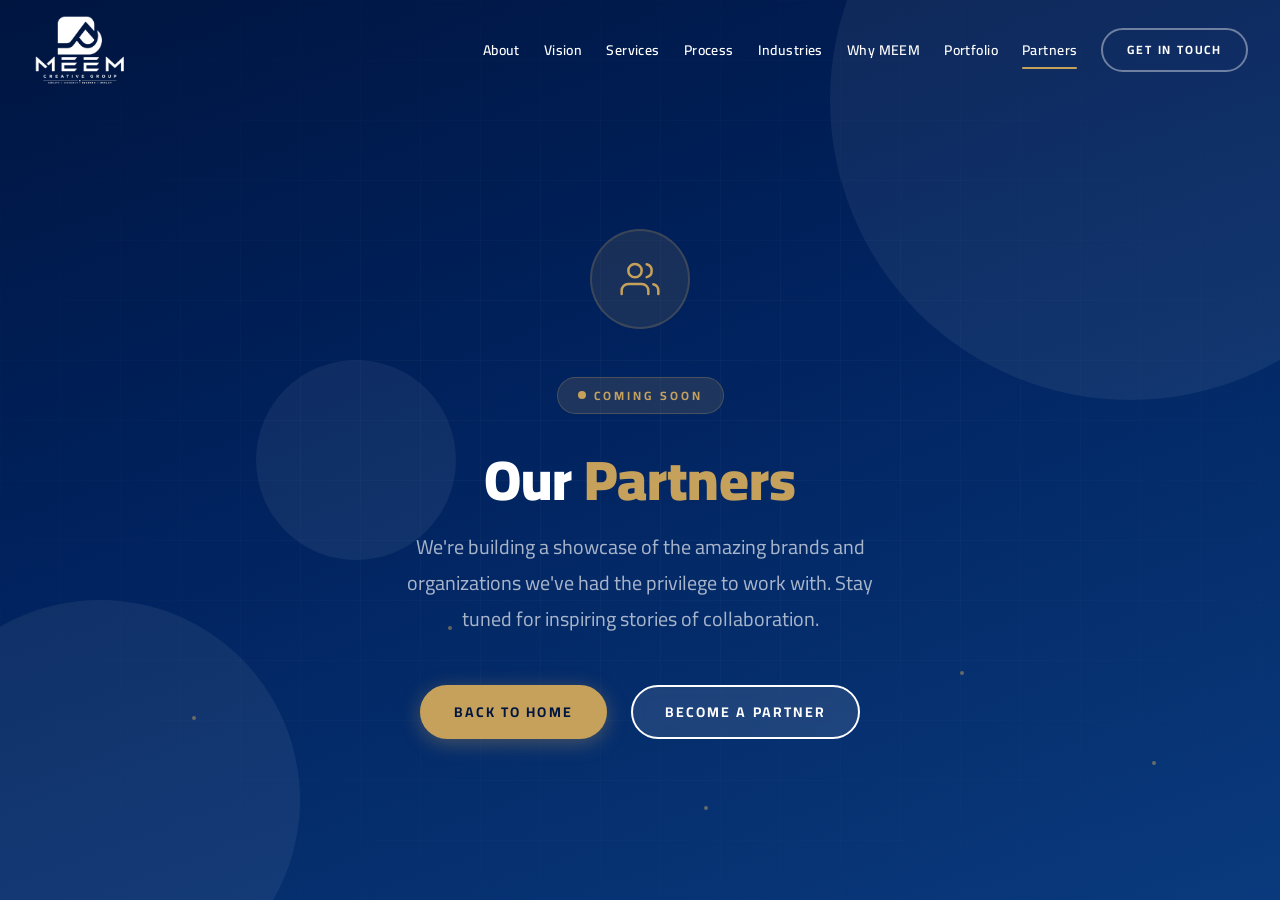
<file: pages/partners.html>
<!DOCTYPE html>
<html lang="en" dir="ltr">
<head>
  <meta charset="UTF-8">
  <meta name="viewport" content="width=device-width, initial-scale=1.0">
  <title>Our Partners — MEEM Creative Group</title>
  <meta name="description" content="Meet the trusted partners and clients who've chosen MEEM Creative Group for their creative journey. Coming Soon.">
  <meta name="keywords" content="MEEM, partners, clients, collaborations, Egypt">
  <link rel="preconnect" href="https://fonts.googleapis.com">
  <link rel="preconnect" href="https://fonts.gstatic.com" crossorigin>
  <link href="https://fonts.googleapis.com/css2?family=Cairo:wght@400;500;600;700;800;900&display=swap" rel="stylesheet">
  <link rel="stylesheet" href="../css/style.css">
  <link rel="icon" type="image/png" href="../assets/logo.png">
</head>
<body>

  <div class="page-curtain" id="pageCurtain"><img src="../assets/logo.png" alt="MEEM" class="page-curtain__logo"></div>

  <nav class="nav" id="navbar">
    <div class="nav__inner">
      <a href="../index.html" class="nav__logo"><img src="../assets/logo.png" alt="MEEM Creative Group"></a>
      <div class="nav__links">
        <a href="about.html" class="nav__link" data-page="about">About</a>
        <a href="vision.html" class="nav__link" data-page="vision">Vision</a>
        <a href="services.html" class="nav__link" data-page="services">Services</a>
        <a href="process.html" class="nav__link" data-page="process">Process</a>
        <a href="industries.html" class="nav__link" data-page="industries">Industries</a>
        <a href="why-meem.html" class="nav__link" data-page="why-meem">Why MEEM</a>
        <a href="portfolio.html" class="nav__link" data-page="portfolio">Portfolio</a>
        <a href="partners.html" class="nav__link" data-page="partners">Partners</a>
        <a href="contact.html" class="btn btn--outline nav__cta">Get in Touch</a>
      </div>
      <div class="nav__hamburger" aria-label="Menu" role="button" tabindex="0"><span></span><span></span><span></span></div>
    </div>
    <div class="nav__mobile">
      <a href="../index.html" class="nav__link">Home</a>
      <a href="about.html" class="nav__link" data-page="about">About</a>
      <a href="vision.html" class="nav__link" data-page="vision">Vision</a>
      <a href="services.html" class="nav__link" data-page="services">Services</a>
      <a href="process.html" class="nav__link" data-page="process">Process</a>
      <a href="industries.html" class="nav__link" data-page="industries">Industries</a>
      <a href="why-meem.html" class="nav__link" data-page="why-meem">Why MEEM</a>
      <a href="portfolio.html" class="nav__link" data-page="portfolio">Portfolio</a>
      <a href="partners.html" class="nav__link" data-page="partners">Partners</a>
      <a href="contact.html" class="btn btn--sand nav__cta">Get in Touch</a>
    </div>
  </nav>

  <!-- Coming Soon -->
  <section class="coming-soon">
    <div class="coming-soon__bg">
      <div class="hero__shape hero__shape--1"></div>
      <div class="hero__shape hero__shape--2"></div>
      <div class="hero__shape hero__shape--3"></div>
      <div class="hero__grid"></div>
      <div class="hero__particles">
        <div class="hero__particle"></div>
        <div class="hero__particle"></div>
        <div class="hero__particle"></div>
        <div class="hero__particle"></div>
        <div class="hero__particle"></div>
      </div>
    </div>

    <div class="coming-soon__content">
      <div class="coming-soon__icon">
        <svg viewBox="0 0 24 24"><path d="M17 21v-2a4 4 0 0 0-4-4H5a4 4 0 0 0-4 4v2"/><circle cx="9" cy="7" r="4"/><path d="M23 21v-2a4 4 0 0 0-3-3.87"/><path d="M16 3.13a4 4 0 0 1 0 7.75"/></svg>
      </div>

      <div class="coming-soon__badge">
        <span class="coming-soon__badge-dot"></span>
        Coming Soon
      </div>

      <h1 class="coming-soon__title">Our <span>Partners</span></h1>
      <p class="coming-soon__text">We're building a showcase of the amazing brands and organizations we've had the privilege to work with. Stay tuned for inspiring stories of collaboration.</p>

      <div class="coming-soon__actions">
        <a href="../index.html" class="btn btn--sand">Back to Home</a>
        <a href="contact.html" class="btn btn--light">Become a Partner</a>
      </div>
    </div>
  </section>

  <script src="../js/main.js?v=3"></script>
</body>
</html>
</file>
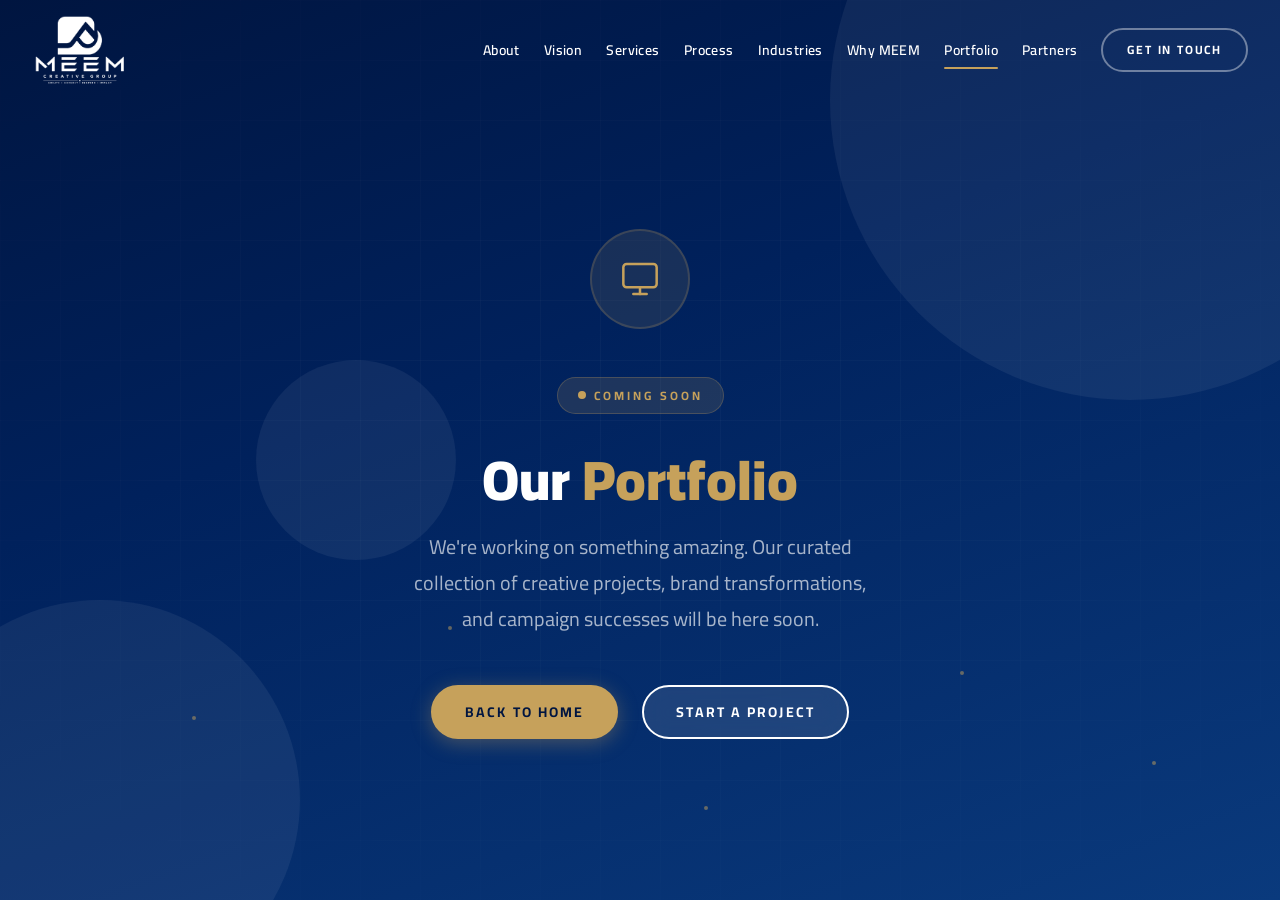
<file: pages/portfolio.html>
<!DOCTYPE html>
<html lang="en" dir="ltr">
<head>
  <meta charset="UTF-8">
  <meta name="viewport" content="width=device-width, initial-scale=1.0">
  <title>Our Portfolio — MEEM Creative Group</title>
  <meta name="description" content="Explore MEEM Creative Group's portfolio of successful brand builds, campaigns, and creative projects. Coming Soon.">
  <meta name="keywords" content="MEEM, portfolio, work, projects, creative, Egypt">
  <link rel="preconnect" href="https://fonts.googleapis.com">
  <link rel="preconnect" href="https://fonts.gstatic.com" crossorigin>
  <link href="https://fonts.googleapis.com/css2?family=Cairo:wght@400;500;600;700;800;900&display=swap" rel="stylesheet">
  <link rel="stylesheet" href="../css/style.css">
  <link rel="icon" type="image/png" href="../assets/logo.png">
</head>
<body>

  <div class="page-curtain" id="pageCurtain"><img src="../assets/logo.png" alt="MEEM" class="page-curtain__logo"></div>

  <nav class="nav" id="navbar">
    <div class="nav__inner">
      <a href="../index.html" class="nav__logo"><img src="../assets/logo.png" alt="MEEM Creative Group"></a>
      <div class="nav__links">
        <a href="about.html" class="nav__link" data-page="about">About</a>
        <a href="vision.html" class="nav__link" data-page="vision">Vision</a>
        <a href="services.html" class="nav__link" data-page="services">Services</a>
        <a href="process.html" class="nav__link" data-page="process">Process</a>
        <a href="industries.html" class="nav__link" data-page="industries">Industries</a>
        <a href="why-meem.html" class="nav__link" data-page="why-meem">Why MEEM</a>
        <a href="portfolio.html" class="nav__link" data-page="portfolio">Portfolio</a>
        <a href="partners.html" class="nav__link" data-page="partners">Partners</a>
        <a href="contact.html" class="btn btn--outline nav__cta">Get in Touch</a>
      </div>
      <div class="nav__hamburger" aria-label="Menu" role="button" tabindex="0"><span></span><span></span><span></span></div>
    </div>
    <div class="nav__mobile">
      <a href="../index.html" class="nav__link">Home</a>
      <a href="about.html" class="nav__link" data-page="about">About</a>
      <a href="vision.html" class="nav__link" data-page="vision">Vision</a>
      <a href="services.html" class="nav__link" data-page="services">Services</a>
      <a href="process.html" class="nav__link" data-page="process">Process</a>
      <a href="industries.html" class="nav__link" data-page="industries">Industries</a>
      <a href="why-meem.html" class="nav__link" data-page="why-meem">Why MEEM</a>
      <a href="portfolio.html" class="nav__link" data-page="portfolio">Portfolio</a>
      <a href="partners.html" class="nav__link" data-page="partners">Partners</a>
      <a href="contact.html" class="btn btn--sand nav__cta">Get in Touch</a>
    </div>
  </nav>

  <!-- Coming Soon -->
  <section class="coming-soon">
    <div class="coming-soon__bg">
      <div class="hero__shape hero__shape--1"></div>
      <div class="hero__shape hero__shape--2"></div>
      <div class="hero__shape hero__shape--3"></div>
      <div class="hero__grid"></div>
      <div class="hero__particles">
        <div class="hero__particle"></div>
        <div class="hero__particle"></div>
        <div class="hero__particle"></div>
        <div class="hero__particle"></div>
        <div class="hero__particle"></div>
      </div>
    </div>

    <div class="coming-soon__content">
      <div class="coming-soon__icon">
        <svg viewBox="0 0 24 24"><rect x="2" y="3" width="20" height="14" rx="2" ry="2"/><line x1="8" y1="21" x2="16" y2="21"/><line x1="12" y1="17" x2="12" y2="21"/></svg>
      </div>

      <div class="coming-soon__badge">
        <span class="coming-soon__badge-dot"></span>
        Coming Soon
      </div>

      <h1 class="coming-soon__title">Our <span>Portfolio</span></h1>
      <p class="coming-soon__text">We're working on something amazing. Our curated collection of creative projects, brand transformations, and campaign successes will be here soon.</p>

      <div class="coming-soon__actions">
        <a href="../index.html" class="btn btn--sand">Back to Home</a>
        <a href="contact.html" class="btn btn--light">Start a Project</a>
      </div>
    </div>
  </section>

  <script src="../js/main.js?v=3"></script>
</body>
</html>
</file>
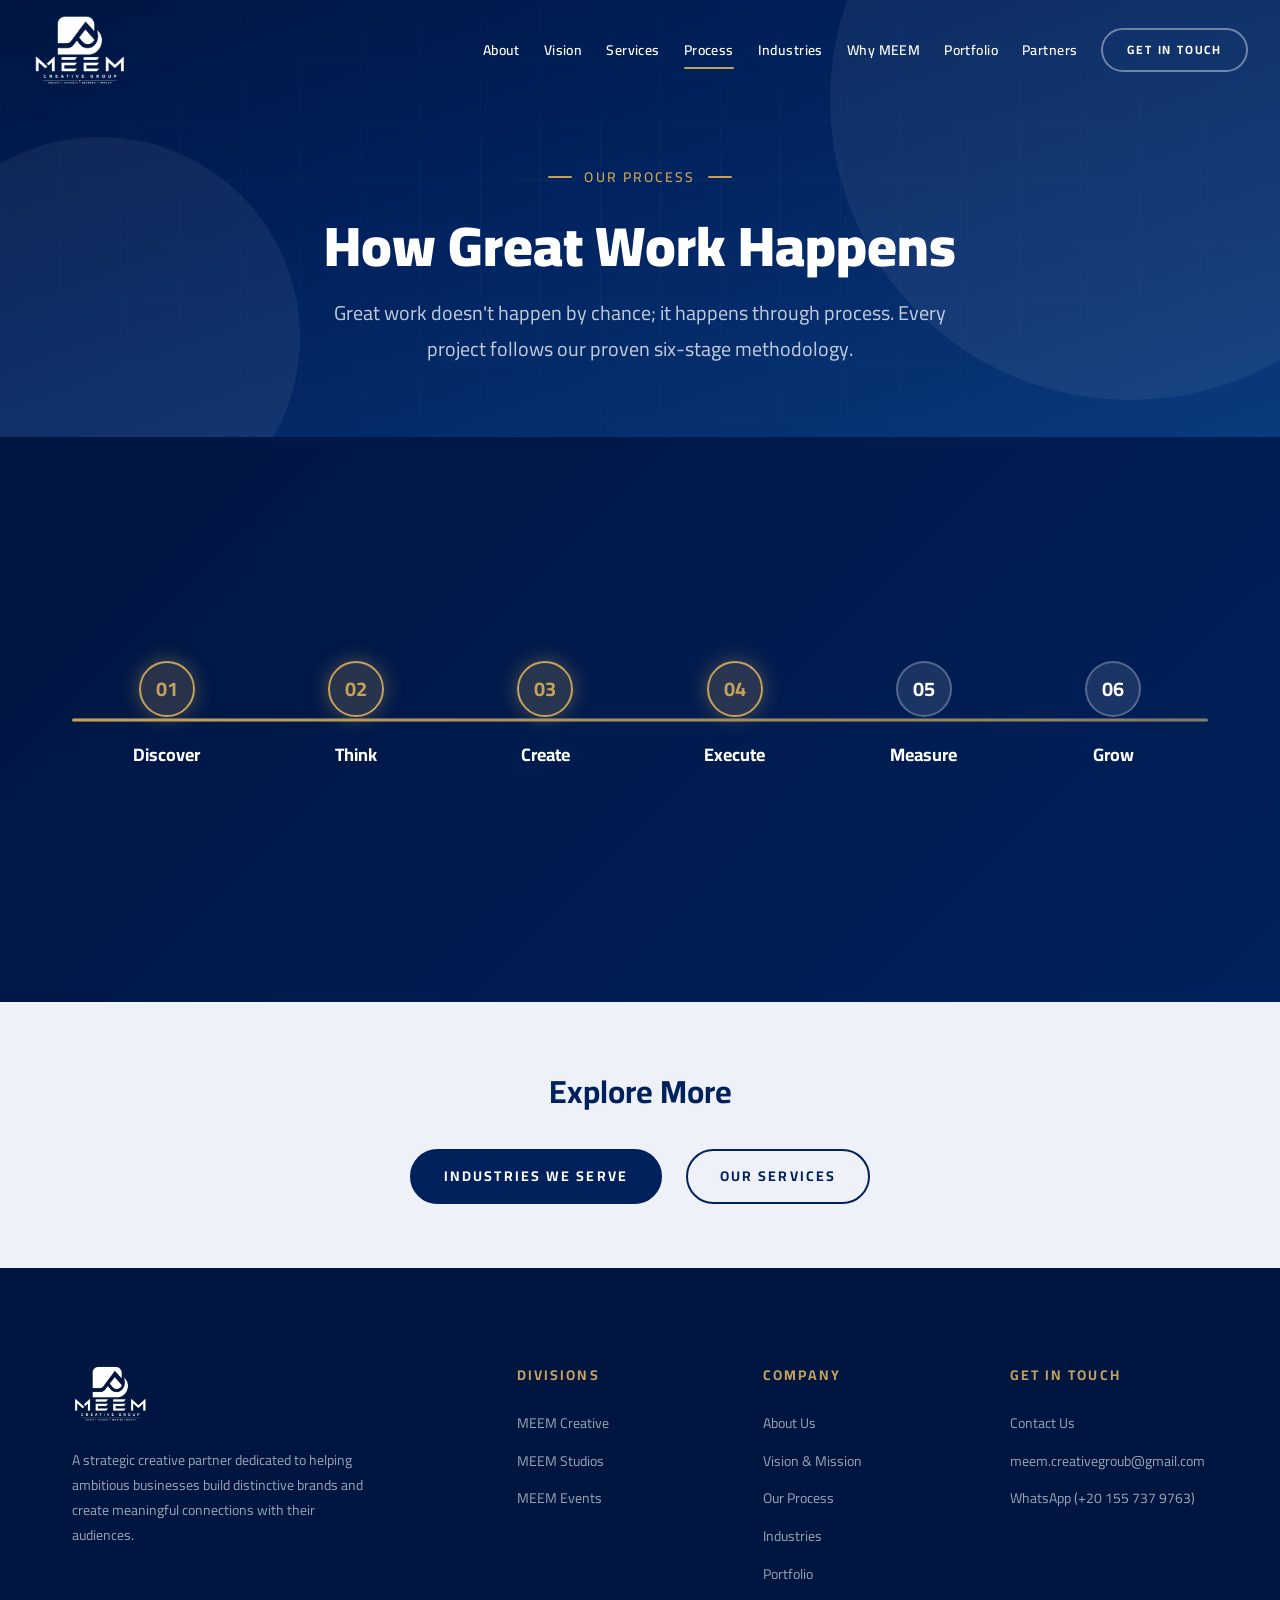
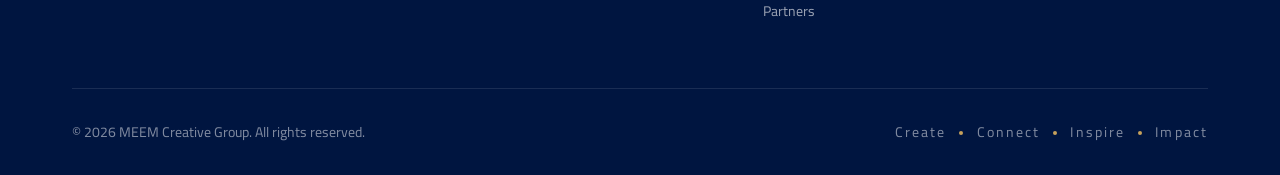
<file: pages/process.html>
<!DOCTYPE html>
<html lang="en" dir="ltr">
<head>
  <meta charset="UTF-8">
  <meta name="viewport" content="width=device-width, initial-scale=1.0">
  <title>Our Process — MEEM Creative Group</title>
  <meta name="description" content="Great work doesn't happen by chance; it happens through process. Every project follows our proven six-stage methodology.">
  <meta name="keywords" content="MEEM, process, methodology, creative process, Egypt">
  <link rel="preconnect" href="https://fonts.googleapis.com">
  <link rel="preconnect" href="https://fonts.gstatic.com" crossorigin>
  <link href="https://fonts.googleapis.com/css2?family=Cairo:wght@400;500;600;700;800;900&display=swap" rel="stylesheet">
  <link rel="stylesheet" href="../css/style.css">
  <link rel="icon" type="image/png" href="../assets/logo.png">
</head>
<body>

  <div class="page-curtain" id="pageCurtain"><img src="../assets/logo.png" alt="MEEM" class="page-curtain__logo"></div>

  <nav class="nav" id="navbar">
    <div class="nav__inner">
      <a href="../index.html" class="nav__logo"><img src="../assets/logo.png" alt="MEEM Creative Group"></a>
      <div class="nav__links">
        <a href="about.html" class="nav__link" data-page="about">About</a>
        <a href="vision.html" class="nav__link" data-page="vision">Vision</a>
        <a href="services.html" class="nav__link" data-page="services">Services</a>
        <a href="process.html" class="nav__link" data-page="process">Process</a>
        <a href="industries.html" class="nav__link" data-page="industries">Industries</a>
        <a href="why-meem.html" class="nav__link" data-page="why-meem">Why MEEM</a>
        <a href="portfolio.html" class="nav__link" data-page="portfolio">Portfolio</a>
        <a href="partners.html" class="nav__link" data-page="partners">Partners</a>
        <a href="contact.html" class="btn btn--outline nav__cta">Get in Touch</a>
      </div>
      <div class="nav__hamburger" aria-label="Menu" role="button" tabindex="0"><span></span><span></span><span></span></div>
    </div>
    <div class="nav__mobile">
      <a href="../index.html" class="nav__link">Home</a>
      <a href="about.html" class="nav__link" data-page="about">About</a>
      <a href="vision.html" class="nav__link" data-page="vision">Vision</a>
      <a href="services.html" class="nav__link" data-page="services">Services</a>
      <a href="process.html" class="nav__link" data-page="process">Process</a>
      <a href="industries.html" class="nav__link" data-page="industries">Industries</a>
      <a href="why-meem.html" class="nav__link" data-page="why-meem">Why MEEM</a>
      <a href="portfolio.html" class="nav__link" data-page="portfolio">Portfolio</a>
      <a href="partners.html" class="nav__link" data-page="partners">Partners</a>
      <a href="contact.html" class="btn btn--sand nav__cta">Get in Touch</a>
    </div>
  </nav>

  <!-- Page Header -->
  <section class="page-header">
    <div class="page-header__bg">
      <div class="hero__shape hero__shape--1"></div>
      <div class="hero__shape hero__shape--2"></div>
      <div class="hero__grid"></div>
    </div>
    <div class="container">
      <span class="section-eyebrow">Our Process</span>
      <h1 class="page-header__title">How Great Work Happens</h1>
      <p class="page-header__subtitle">Great work doesn't happen by chance; it happens through process. Every project follows our proven six-stage methodology.</p>
    </div>
  </section>

  <!-- Process Content -->
  <section class="section section--dark" id="process">
    <div class="container">
      <div class="process__timeline reveal">
        <div class="process__timeline-progress" id="processProgress"></div>
        <div class="process__step" data-step="1">
          <div class="process__step-number">01</div>
          <div class="process__step-content">
            <h4>Discover</h4>
            <p class="process__step-desc">We begin by understanding your business, your goals, your audience, and the landscape you operate in.</p>
          </div>
        </div>
        <div class="process__step" data-step="2">
          <div class="process__step-number">02</div>
          <div class="process__step-content">
            <h4>Think</h4>
            <p class="process__step-desc">Strategy gives ideas direction. We define the approach, identify opportunities, and build the roadmap.</p>
          </div>
        </div>
        <div class="process__step" data-step="3">
          <div class="process__step-number">03</div>
          <div class="process__step-content">
            <h4>Create</h4>
            <p class="process__step-desc">Where vision takes form. We design and craft solutions that are both visually compelling and commercially effective.</p>
          </div>
        </div>
        <div class="process__step" data-step="4">
          <div class="process__step-number">04</div>
          <div class="process__step-content">
            <h4>Execute</h4>
            <p class="process__step-desc">Flawless delivery across every touchpoint. Every detail matters; every element is intentional.</p>
          </div>
        </div>
        <div class="process__step" data-step="5">
          <div class="process__step-number">05</div>
          <div class="process__step-content">
            <h4>Measure</h4>
            <p class="process__step-desc">Data-driven evaluation. We track performance and measure results against clearly defined KPIs.</p>
          </div>
        </div>
        <div class="process__step" data-step="6">
          <div class="process__step-number">06</div>
          <div class="process__step-content">
            <h4>Grow</h4>
            <p class="process__step-desc">Continuous improvement. We optimize, iterate, and scale what works to drive sustainable growth.</p>
          </div>
        </div>
      </div>
    </div>
  </section>

  <!-- Explore More -->
  <section class="explore-more">
    <div class="container">
      <h3 class="explore-more__title">Explore More</h3>
      <div class="explore-more__links">
        <a href="industries.html" class="btn btn--primary">Industries We Serve</a>
        <a href="services.html" class="btn btn--outline">Our Services</a>
      </div>
    </div>
  </section>

  <!-- Footer -->
  <footer class="footer">
    <div class="container">
      <div class="footer__grid">
        <div class="footer__brand">
          <img src="../assets/logo.png" alt="MEEM Creative Group">
          <p>A strategic creative partner dedicated to helping ambitious businesses build distinctive brands and create meaningful connections with their audiences.</p>
        </div>
        <div class="footer__col"><h4>Divisions</h4><ul><li><a href="services.html">MEEM Creative</a></li><li><a href="services.html">MEEM Studios</a></li><li><a href="services.html">MEEM Events</a></li></ul></div>
        <div class="footer__col"><h4>Company</h4><ul><li><a href="about.html">About Us</a></li><li><a href="vision.html">Vision & Mission</a></li><li><a href="process.html">Our Process</a></li><li><a href="industries.html">Industries</a></li><li><a href="portfolio.html">Portfolio</a></li><li><a href="partners.html">Partners</a></li></ul></div>
        <div class="footer__col"><h4>Get in Touch</h4><ul><li><a href="contact.html">Contact Us</a></li><li><a href="mailto:meem.creativegroub@gmail.com">meem.creativegroub@gmail.com</a></li><li><a href="https://wa.me/201557379763" target="_blank" rel="noopener">WhatsApp (+20 155 737 9763)</a></li></ul></div>
      </div>
      <div class="footer__divider"></div>
      <div class="footer__bottom">
        <p class="footer__copy">&copy; 2026 MEEM Creative Group. All rights reserved.</p>
        <p class="footer__tagline">Create <span class="dot"></span> Connect <span class="dot"></span> Inspire <span class="dot"></span> Impact</p>
      </div>
    </div>
  </footer>
  <script src="../js/main.js?v=3"></script>
</body>
</html>
</file>
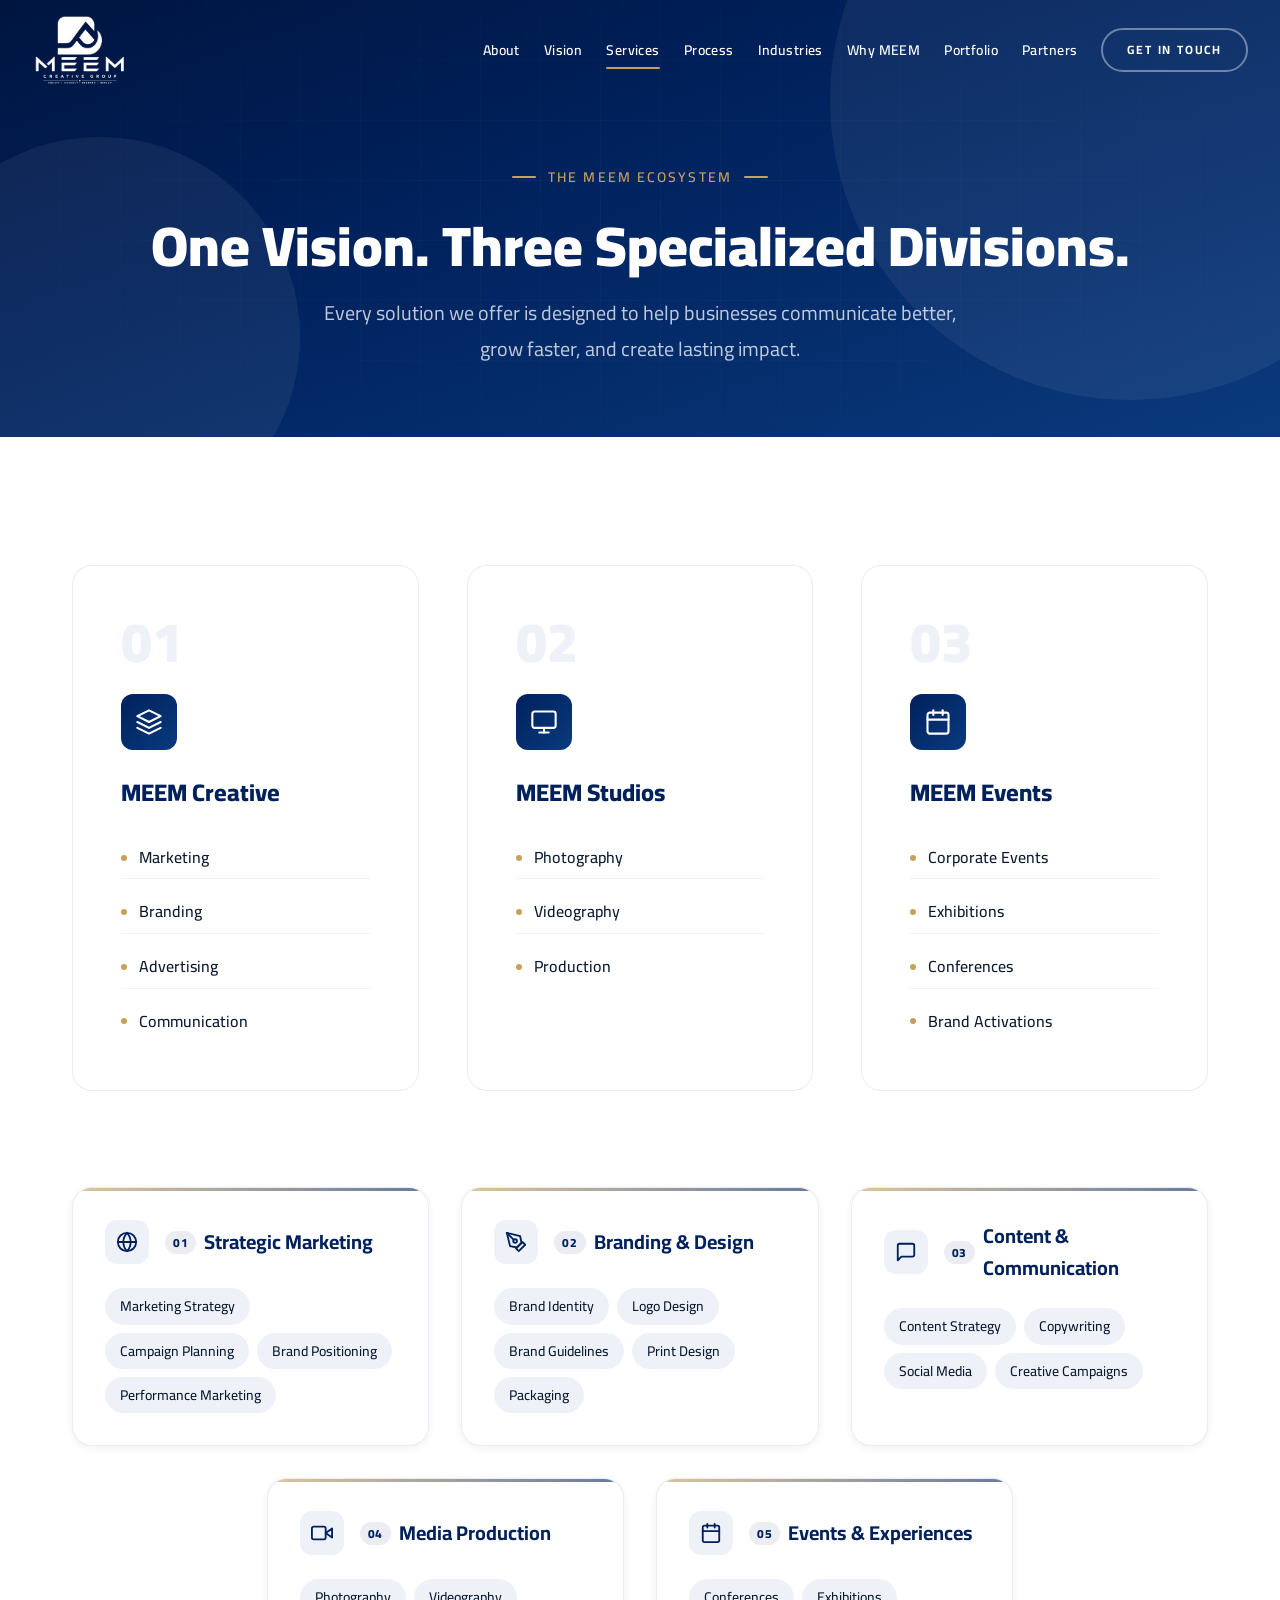
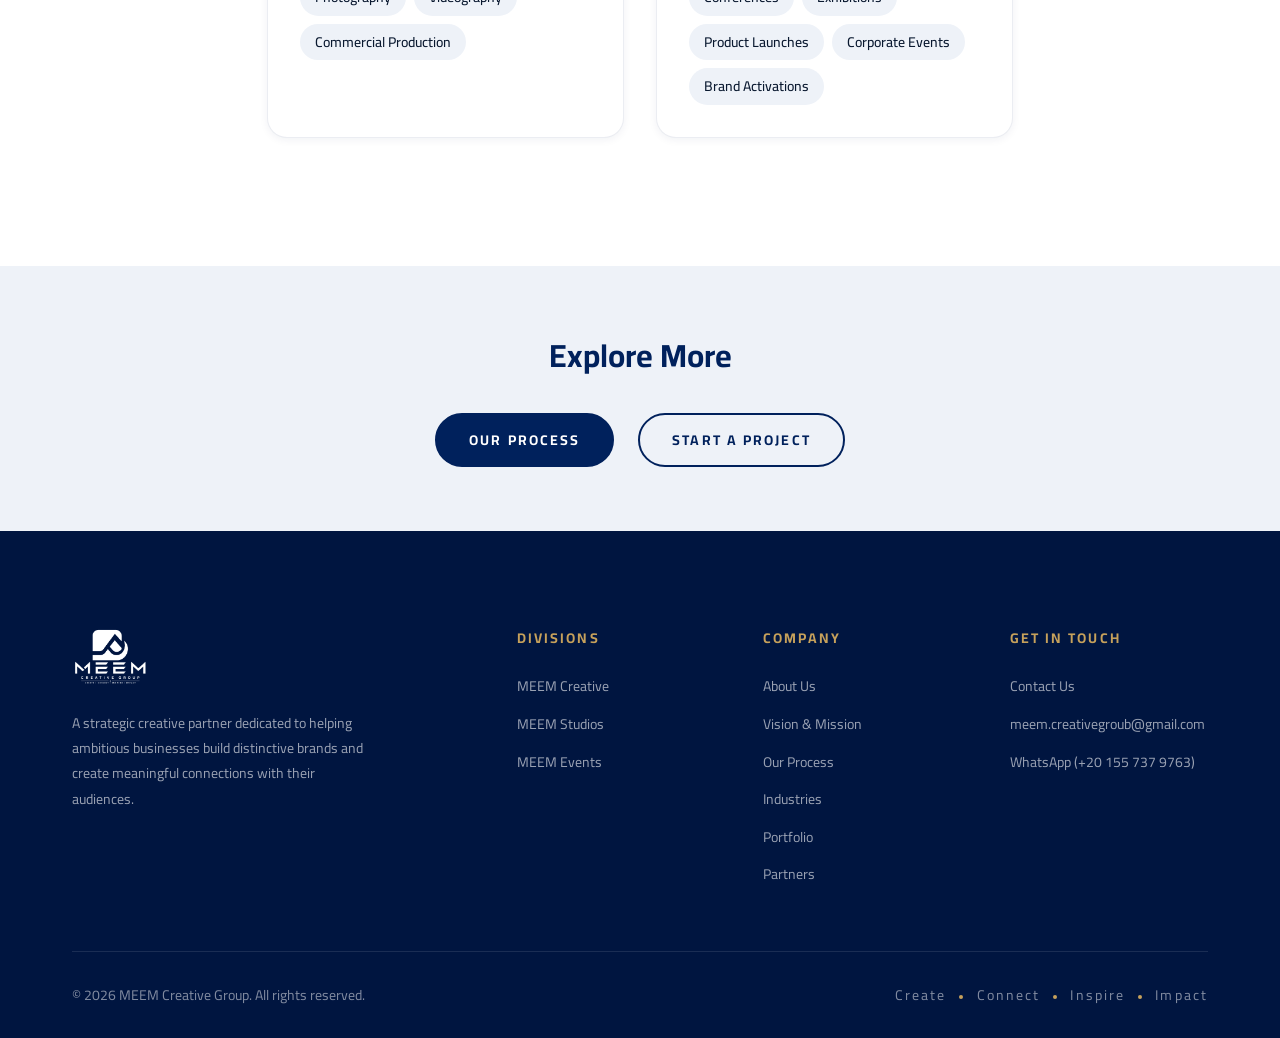
<file: pages/services.html>
<!DOCTYPE html>
<html lang="en" dir="ltr">
<head>
  <meta charset="UTF-8">
  <meta name="viewport" content="width=device-width, initial-scale=1.0">
  <title>Our Services — MEEM Creative Group</title>
  <meta name="description" content="One Vision. Three Specialized Divisions. MEEM Creative, MEEM Studios, and MEEM Events — delivering integrated solutions for ambitious businesses.">
  <meta name="keywords" content="MEEM, services, marketing, branding, media production, events, Egypt">
  <link rel="preconnect" href="https://fonts.googleapis.com">
  <link rel="preconnect" href="https://fonts.gstatic.com" crossorigin>
  <link href="https://fonts.googleapis.com/css2?family=Cairo:wght@400;500;600;700;800;900&display=swap" rel="stylesheet">
  <link rel="stylesheet" href="../css/style.css">
  <link rel="icon" type="image/png" href="../assets/logo.png">
</head>
<body>

  <div class="page-curtain" id="pageCurtain">
    <img src="../assets/logo.png" alt="MEEM" class="page-curtain__logo">
  </div>

  <nav class="nav" id="navbar">
    <div class="nav__inner">
      <a href="../index.html" class="nav__logo"><img src="../assets/logo.png" alt="MEEM Creative Group"></a>
      <div class="nav__links">
        <a href="about.html" class="nav__link" data-page="about">About</a>
        <a href="vision.html" class="nav__link" data-page="vision">Vision</a>
        <a href="services.html" class="nav__link" data-page="services">Services</a>
        <a href="process.html" class="nav__link" data-page="process">Process</a>
        <a href="industries.html" class="nav__link" data-page="industries">Industries</a>
        <a href="why-meem.html" class="nav__link" data-page="why-meem">Why MEEM</a>
        <a href="portfolio.html" class="nav__link" data-page="portfolio">Portfolio</a>
        <a href="partners.html" class="nav__link" data-page="partners">Partners</a>
        <a href="contact.html" class="btn btn--outline nav__cta">Get in Touch</a>
      </div>
      <div class="nav__hamburger" aria-label="Menu" role="button" tabindex="0"><span></span><span></span><span></span></div>
    </div>
    <div class="nav__mobile">
      <a href="../index.html" class="nav__link">Home</a>
      <a href="about.html" class="nav__link" data-page="about">About</a>
      <a href="vision.html" class="nav__link" data-page="vision">Vision</a>
      <a href="services.html" class="nav__link" data-page="services">Services</a>
      <a href="process.html" class="nav__link" data-page="process">Process</a>
      <a href="industries.html" class="nav__link" data-page="industries">Industries</a>
      <a href="why-meem.html" class="nav__link" data-page="why-meem">Why MEEM</a>
      <a href="portfolio.html" class="nav__link" data-page="portfolio">Portfolio</a>
      <a href="partners.html" class="nav__link" data-page="partners">Partners</a>
      <a href="contact.html" class="btn btn--sand nav__cta">Get in Touch</a>
    </div>
  </nav>

  <!-- Page Header -->
  <section class="page-header">
    <div class="page-header__bg">
      <div class="hero__shape hero__shape--1"></div>
      <div class="hero__shape hero__shape--2"></div>
      <div class="hero__grid"></div>
    </div>
    <div class="container">
      <span class="section-eyebrow">The MEEM Ecosystem</span>
      <h1 class="page-header__title">One Vision. Three Specialized Divisions.</h1>
      <p class="page-header__subtitle">Every solution we offer is designed to help businesses communicate better, grow faster, and create lasting impact.</p>
    </div>
  </section>

  <!-- Services Content -->
  <section class="section" id="services">
    <div class="container">
      <!-- Three Division Cards -->
      <div class="divisions">
        <div class="division-card reveal reveal--delay-1">
          <div class="division-card__number">01</div>
          <div class="division-card__icon">
            <svg viewBox="0 0 24 24"><path d="M12 2L2 7l10 5 10-5-10-5z"/><path d="M2 17l10 5 10-5"/><path d="M2 12l10 5 10-5"/></svg>
          </div>
          <h3>MEEM Creative</h3>
          <div class="division-card__services">
            <div class="division-card__service">Marketing</div>
            <div class="division-card__service">Branding</div>
            <div class="division-card__service">Advertising</div>
            <div class="division-card__service">Communication</div>
          </div>
        </div>

        <div class="division-card reveal reveal--delay-2">
          <div class="division-card__number">02</div>
          <div class="division-card__icon">
            <svg viewBox="0 0 24 24"><rect x="2" y="3" width="20" height="14" rx="2" ry="2"/><line x1="8" y1="21" x2="16" y2="21"/><line x1="12" y1="17" x2="12" y2="21"/></svg>
          </div>
          <h3>MEEM Studios</h3>
          <div class="division-card__services">
            <div class="division-card__service">Photography</div>
            <div class="division-card__service">Videography</div>
            <div class="division-card__service">Production</div>
          </div>
        </div>

        <div class="division-card reveal reveal--delay-3">
          <div class="division-card__number">03</div>
          <div class="division-card__icon">
            <svg viewBox="0 0 24 24"><rect x="3" y="4" width="18" height="18" rx="2" ry="2"/><line x1="16" y1="2" x2="16" y2="6"/><line x1="8" y1="2" x2="8" y2="6"/><line x1="3" y1="10" x2="21" y2="10"/></svg>
          </div>
          <h3>MEEM Events</h3>
          <div class="division-card__services">
            <div class="division-card__service">Corporate Events</div>
            <div class="division-card__service">Exhibitions</div>
            <div class="division-card__service">Conferences</div>
            <div class="division-card__service">Brand Activations</div>
          </div>
        </div>
      </div>

      <!-- Detailed Services -->
      <div class="services-detailed">
        <div class="service-block reveal reveal--delay-1">
          <div class="service-block__header">
            <div class="service-block__icon">
              <svg viewBox="0 0 24 24" fill="none" stroke="currentColor" stroke-width="2" stroke-linecap="round" stroke-linejoin="round"><circle cx="12" cy="12" r="10"/><path d="M12 2a14.5 14.5 0 0 0 0 20 14.5 14.5 0 0 0 0-20"/><path d="M2 12h20"/></svg>
            </div>
            <h4><span class="num">01</span> Strategic Marketing</h4>
          </div>
          <div class="service-block__items">
            <span class="service-tag">Marketing Strategy</span>
            <span class="service-tag">Campaign Planning</span>
            <span class="service-tag">Brand Positioning</span>
            <span class="service-tag">Performance Marketing</span>
          </div>
        </div>

        <div class="service-block reveal reveal--delay-2">
          <div class="service-block__header">
            <div class="service-block__icon">
              <svg viewBox="0 0 24 24" fill="none" stroke="currentColor" stroke-width="2" stroke-linecap="round" stroke-linejoin="round"><path d="M12 19l7-7 3 3-7 7-3-3z"/><path d="M18 13l-1.5-7.5L2 2l3.5 14.5L13 18l5-5z"/><path d="M2 2l7.586 7.586"/><circle cx="11" cy="11" r="2"/></svg>
            </div>
            <h4><span class="num">02</span> Branding & Design</h4>
          </div>
          <div class="service-block__items">
            <span class="service-tag">Brand Identity</span>
            <span class="service-tag">Logo Design</span>
            <span class="service-tag">Brand Guidelines</span>
            <span class="service-tag">Print Design</span>
            <span class="service-tag">Packaging</span>
          </div>
        </div>

        <div class="service-block reveal reveal--delay-3">
          <div class="service-block__header">
            <div class="service-block__icon">
              <svg viewBox="0 0 24 24" fill="none" stroke="currentColor" stroke-width="2" stroke-linecap="round" stroke-linejoin="round"><path d="M21 15a2 2 0 0 1-2 2H7l-4 4V5a2 2 0 0 1 2-2h14a2 2 0 0 1 2 2z"/></svg>
            </div>
            <h4><span class="num">03</span> Content & Communication</h4>
          </div>
          <div class="service-block__items">
            <span class="service-tag">Content Strategy</span>
            <span class="service-tag">Copywriting</span>
            <span class="service-tag">Social Media</span>
            <span class="service-tag">Creative Campaigns</span>
          </div>
        </div>

        <div class="service-block reveal reveal--delay-1">
          <div class="service-block__header">
            <div class="service-block__icon">
              <svg viewBox="0 0 24 24" fill="none" stroke="currentColor" stroke-width="2" stroke-linecap="round" stroke-linejoin="round"><polygon points="23 7 16 12 23 17 23 7"/><rect x="1" y="5" width="15" height="14" rx="2" ry="2"/></svg>
            </div>
            <h4><span class="num">04</span> Media Production</h4>
          </div>
          <div class="service-block__items">
            <span class="service-tag">Photography</span>
            <span class="service-tag">Videography</span>
            <span class="service-tag">Commercial Production</span>
          </div>
        </div>

        <div class="service-block reveal reveal--delay-2">
          <div class="service-block__header">
            <div class="service-block__icon">
              <svg viewBox="0 0 24 24" fill="none" stroke="currentColor" stroke-width="2" stroke-linecap="round" stroke-linejoin="round"><rect x="3" y="4" width="18" height="18" rx="2" ry="2"/><line x1="16" y1="2" x2="16" y2="6"/><line x1="8" y1="2" x2="8" y2="6"/><line x1="3" y1="10" x2="21" y2="10"/></svg>
            </div>
            <h4><span class="num">05</span> Events & Experiences</h4>
          </div>
          <div class="service-block__items">
            <span class="service-tag">Conferences</span>
            <span class="service-tag">Exhibitions</span>
            <span class="service-tag">Product Launches</span>
            <span class="service-tag">Corporate Events</span>
            <span class="service-tag">Brand Activations</span>
          </div>
        </div>
      </div>
    </div>
  </section>

  <!-- Explore More -->
  <section class="explore-more">
    <div class="container">
      <h3 class="explore-more__title">Explore More</h3>
      <div class="explore-more__links">
        <a href="process.html" class="btn btn--primary">Our Process</a>
        <a href="contact.html" class="btn btn--outline">Start a Project</a>
      </div>
    </div>
  </section>

  <!-- Footer -->
  <footer class="footer">
    <div class="container">
      <div class="footer__grid">
        <div class="footer__brand">
          <img src="../assets/logo.png" alt="MEEM Creative Group">
          <p>A strategic creative partner dedicated to helping ambitious businesses build distinctive brands and create meaningful connections with their audiences.</p>
        </div>
        <div class="footer__col">
          <h4>Divisions</h4>
          <ul>
            <li><a href="services.html">MEEM Creative</a></li>
            <li><a href="services.html">MEEM Studios</a></li>
            <li><a href="services.html">MEEM Events</a></li>
          </ul>
        </div>
        <div class="footer__col">
          <h4>Company</h4>
          <ul>
            <li><a href="about.html">About Us</a></li>
            <li><a href="vision.html">Vision & Mission</a></li>
            <li><a href="process.html">Our Process</a></li>
            <li><a href="industries.html">Industries</a></li>
            <li><a href="portfolio.html">Portfolio</a></li>
            <li><a href="partners.html">Partners</a></li>
          </ul>
        </div>
        <div class="footer__col">
          <h4>Get in Touch</h4>
          <ul>
            <li><a href="contact.html">Contact Us</a></li>
            <li><a href="mailto:meem.creativegroub@gmail.com">meem.creativegroub@gmail.com</a></li>
            <li><a href="https://wa.me/201557379763" target="_blank" rel="noopener">WhatsApp (+20 155 737 9763)</a></li>
          </ul>
        </div>
      </div>
      <div class="footer__divider"></div>
      <div class="footer__bottom">
        <p class="footer__copy">&copy; 2026 MEEM Creative Group. All rights reserved.</p>
        <p class="footer__tagline">Create <span class="dot"></span> Connect <span class="dot"></span> Inspire <span class="dot"></span> Impact</p>
      </div>
    </div>
  </footer>

  <script src="../js/main.js?v=3"></script>
</body>
</html>
</file>
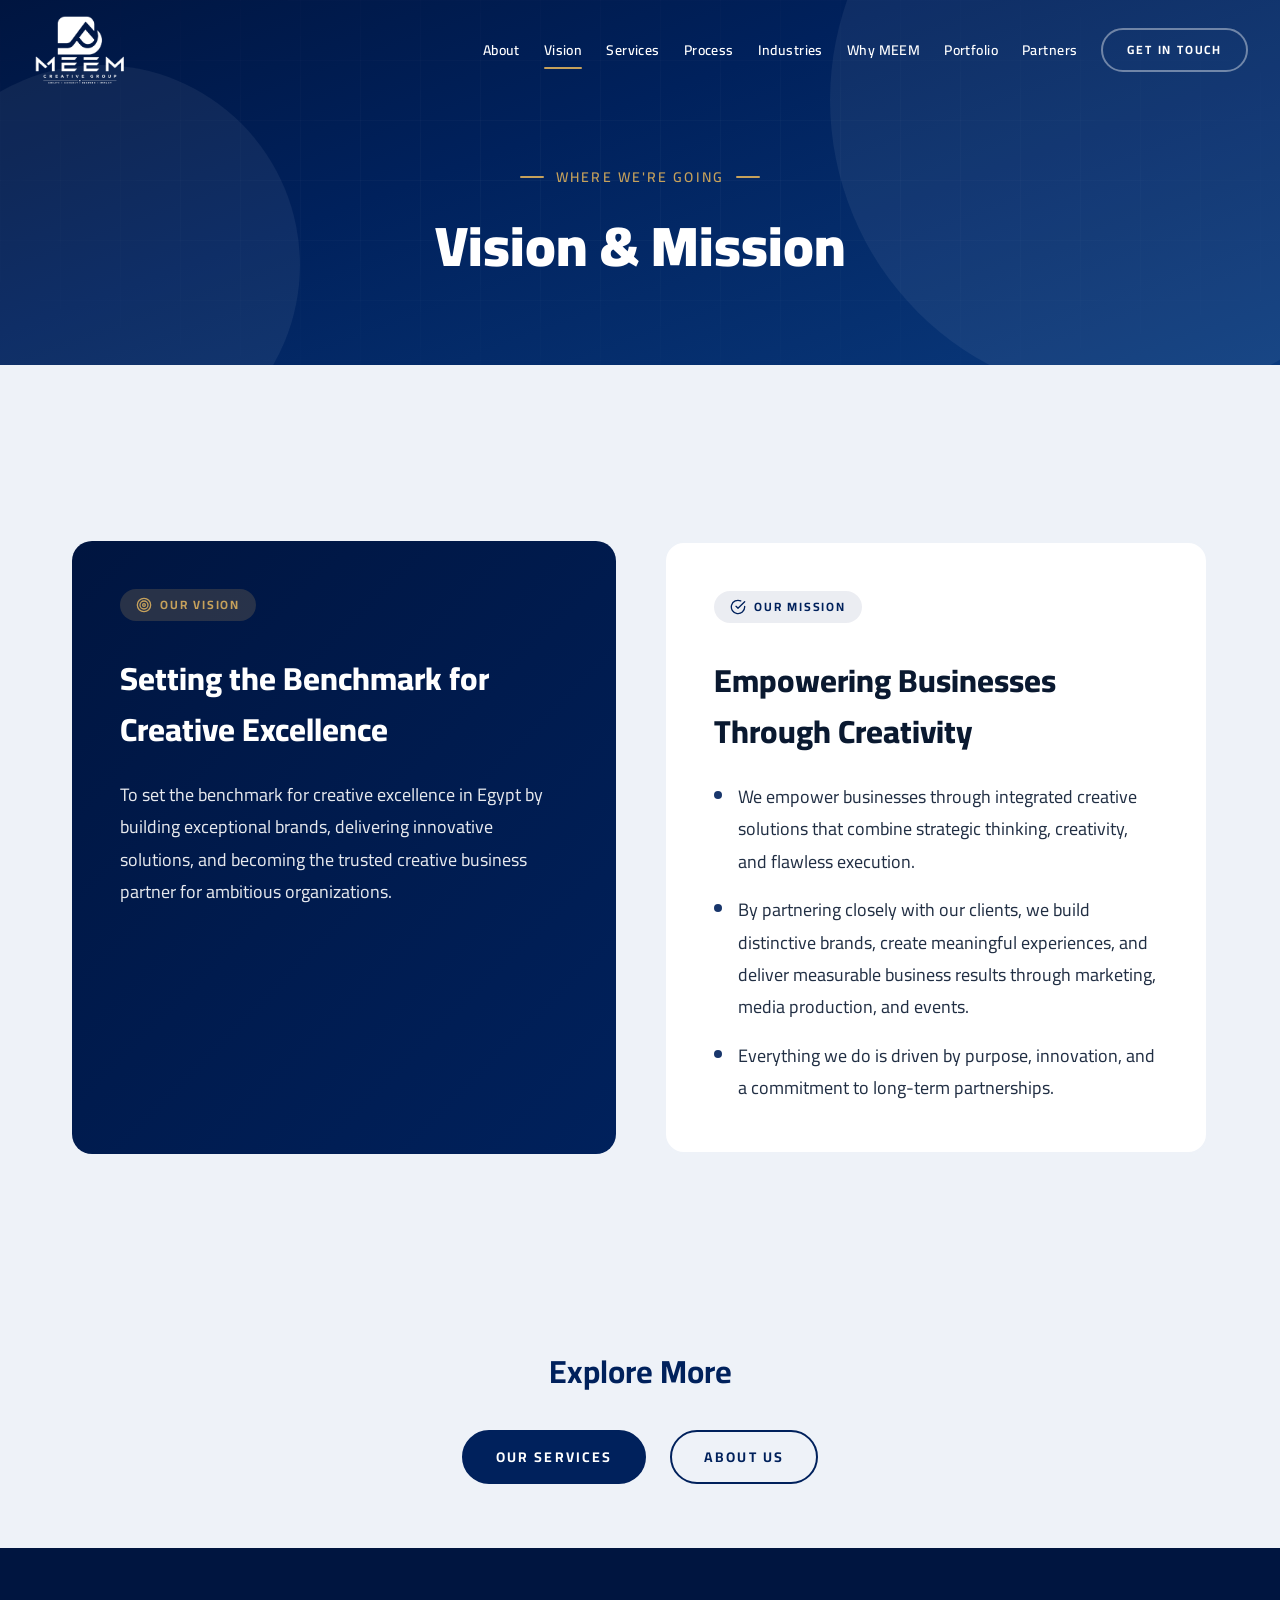
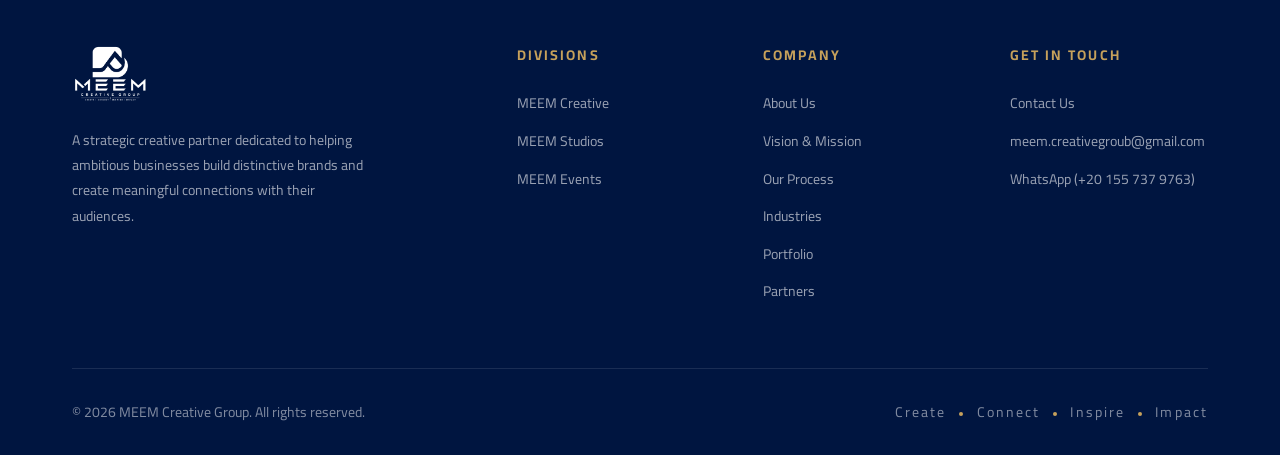
<file: pages/vision.html>
<!DOCTYPE html>
<html lang="en" dir="ltr">
<head>
  <meta charset="UTF-8">
  <meta name="viewport" content="width=device-width, initial-scale=1.0">
  <title>Vision & Mission — MEEM Creative Group</title>
  <meta name="description" content="Setting the benchmark for creative excellence in Egypt by building exceptional brands, delivering innovative solutions, and becoming the trusted creative business partner.">
  <meta name="keywords" content="MEEM, vision, mission, creative excellence, Egypt">
  <link rel="preconnect" href="https://fonts.googleapis.com">
  <link rel="preconnect" href="https://fonts.gstatic.com" crossorigin>
  <link href="https://fonts.googleapis.com/css2?family=Cairo:wght@400;500;600;700;800;900&display=swap" rel="stylesheet">
  <link rel="stylesheet" href="../css/style.css">
  <link rel="icon" type="image/png" href="../assets/logo.png">
</head>
<body>

  <div class="page-curtain" id="pageCurtain">
    <img src="../assets/logo.png" alt="MEEM" class="page-curtain__logo">
  </div>

  <nav class="nav" id="navbar">
    <div class="nav__inner">
      <a href="../index.html" class="nav__logo"><img src="../assets/logo.png" alt="MEEM Creative Group"></a>
      <div class="nav__links">
        <a href="about.html" class="nav__link" data-page="about">About</a>
        <a href="vision.html" class="nav__link" data-page="vision">Vision</a>
        <a href="services.html" class="nav__link" data-page="services">Services</a>
        <a href="process.html" class="nav__link" data-page="process">Process</a>
        <a href="industries.html" class="nav__link" data-page="industries">Industries</a>
        <a href="why-meem.html" class="nav__link" data-page="why-meem">Why MEEM</a>
        <a href="portfolio.html" class="nav__link" data-page="portfolio">Portfolio</a>
        <a href="partners.html" class="nav__link" data-page="partners">Partners</a>
        <a href="contact.html" class="btn btn--outline nav__cta">Get in Touch</a>
      </div>
      <div class="nav__hamburger" aria-label="Menu" role="button" tabindex="0"><span></span><span></span><span></span></div>
    </div>
    <div class="nav__mobile">
      <a href="../index.html" class="nav__link">Home</a>
      <a href="about.html" class="nav__link" data-page="about">About</a>
      <a href="vision.html" class="nav__link" data-page="vision">Vision</a>
      <a href="services.html" class="nav__link" data-page="services">Services</a>
      <a href="process.html" class="nav__link" data-page="process">Process</a>
      <a href="industries.html" class="nav__link" data-page="industries">Industries</a>
      <a href="why-meem.html" class="nav__link" data-page="why-meem">Why MEEM</a>
      <a href="portfolio.html" class="nav__link" data-page="portfolio">Portfolio</a>
      <a href="partners.html" class="nav__link" data-page="partners">Partners</a>
      <a href="contact.html" class="btn btn--sand nav__cta">Get in Touch</a>
    </div>
  </nav>

  <!-- Page Header -->
  <section class="page-header">
    <div class="page-header__bg">
      <div class="hero__shape hero__shape--1"></div>
      <div class="hero__shape hero__shape--2"></div>
      <div class="hero__grid"></div>
    </div>
    <div class="container">
      <span class="section-eyebrow">Where We're Going</span>
      <h1 class="page-header__title">Vision & Mission</h1>
    </div>
  </section>

  <!-- Vision & Mission Content -->
  <section class="section section--cloud" id="vision">
    <div class="container">
      <div class="vm__grid">
        <div class="vm__card vm__card--vision reveal--left">
          <div class="vm__card-badge">
            <svg width="16" height="16" viewBox="0 0 24 24" fill="none" stroke="currentColor" stroke-width="2" stroke-linecap="round" stroke-linejoin="round"><circle cx="12" cy="12" r="10"/><circle cx="12" cy="12" r="6"/><circle cx="12" cy="12" r="2"/></svg>
            Our Vision
          </div>
          <h3>Setting the Benchmark for Creative Excellence</h3>
          <p>To set the benchmark for creative excellence in Egypt by building exceptional brands, delivering innovative solutions, and becoming the trusted creative business partner for ambitious organizations.</p>
        </div>

        <div class="vm__card vm__card--mission reveal--right">
          <div class="vm__card-badge">
            <svg width="16" height="16" viewBox="0 0 24 24" fill="none" stroke="currentColor" stroke-width="2" stroke-linecap="round" stroke-linejoin="round"><path d="M22 11.08V12a10 10 0 1 1-5.93-9.14"/><polyline points="22 4 12 14.01 9 11.01"/></svg>
            Our Mission
          </div>
          <h3>Empowering Businesses Through Creativity</h3>
          <ul>
            <li>We empower businesses through integrated creative solutions that combine strategic thinking, creativity, and flawless execution.</li>
            <li>By partnering closely with our clients, we build distinctive brands, create meaningful experiences, and deliver measurable business results through marketing, media production, and events.</li>
            <li>Everything we do is driven by purpose, innovation, and a commitment to long-term partnerships.</li>
          </ul>
        </div>
      </div>
    </div>
  </section>

  <!-- Explore More -->
  <section class="explore-more">
    <div class="container">
      <h3 class="explore-more__title">Explore More</h3>
      <div class="explore-more__links">
        <a href="services.html" class="btn btn--primary">Our Services</a>
        <a href="about.html" class="btn btn--outline">About Us</a>
      </div>
    </div>
  </section>

  <!-- Footer -->
  <footer class="footer">
    <div class="container">
      <div class="footer__grid">
        <div class="footer__brand">
          <img src="../assets/logo.png" alt="MEEM Creative Group">
          <p>A strategic creative partner dedicated to helping ambitious businesses build distinctive brands and create meaningful connections with their audiences.</p>
        </div>
        <div class="footer__col">
          <h4>Divisions</h4>
          <ul>
            <li><a href="services.html">MEEM Creative</a></li>
            <li><a href="services.html">MEEM Studios</a></li>
            <li><a href="services.html">MEEM Events</a></li>
          </ul>
        </div>
        <div class="footer__col">
          <h4>Company</h4>
          <ul>
            <li><a href="about.html">About Us</a></li>
            <li><a href="vision.html">Vision & Mission</a></li>
            <li><a href="process.html">Our Process</a></li>
            <li><a href="industries.html">Industries</a></li>
            <li><a href="portfolio.html">Portfolio</a></li>
            <li><a href="partners.html">Partners</a></li>
          </ul>
        </div>
        <div class="footer__col">
          <h4>Get in Touch</h4>
          <ul>
            <li><a href="contact.html">Contact Us</a></li>
            <li><a href="mailto:meem.creativegroub@gmail.com">meem.creativegroub@gmail.com</a></li>
            <li><a href="https://wa.me/201557379763" target="_blank" rel="noopener">WhatsApp (+20 155 737 9763)</a></li>
          </ul>
        </div>
      </div>
      <div class="footer__divider"></div>
      <div class="footer__bottom">
        <p class="footer__copy">&copy; 2026 MEEM Creative Group. All rights reserved.</p>
        <p class="footer__tagline">Create <span class="dot"></span> Connect <span class="dot"></span> Inspire <span class="dot"></span> Impact</p>
      </div>
    </div>
  </footer>

  <script src="../js/main.js?v=3"></script>
</body>
</html>
</file>
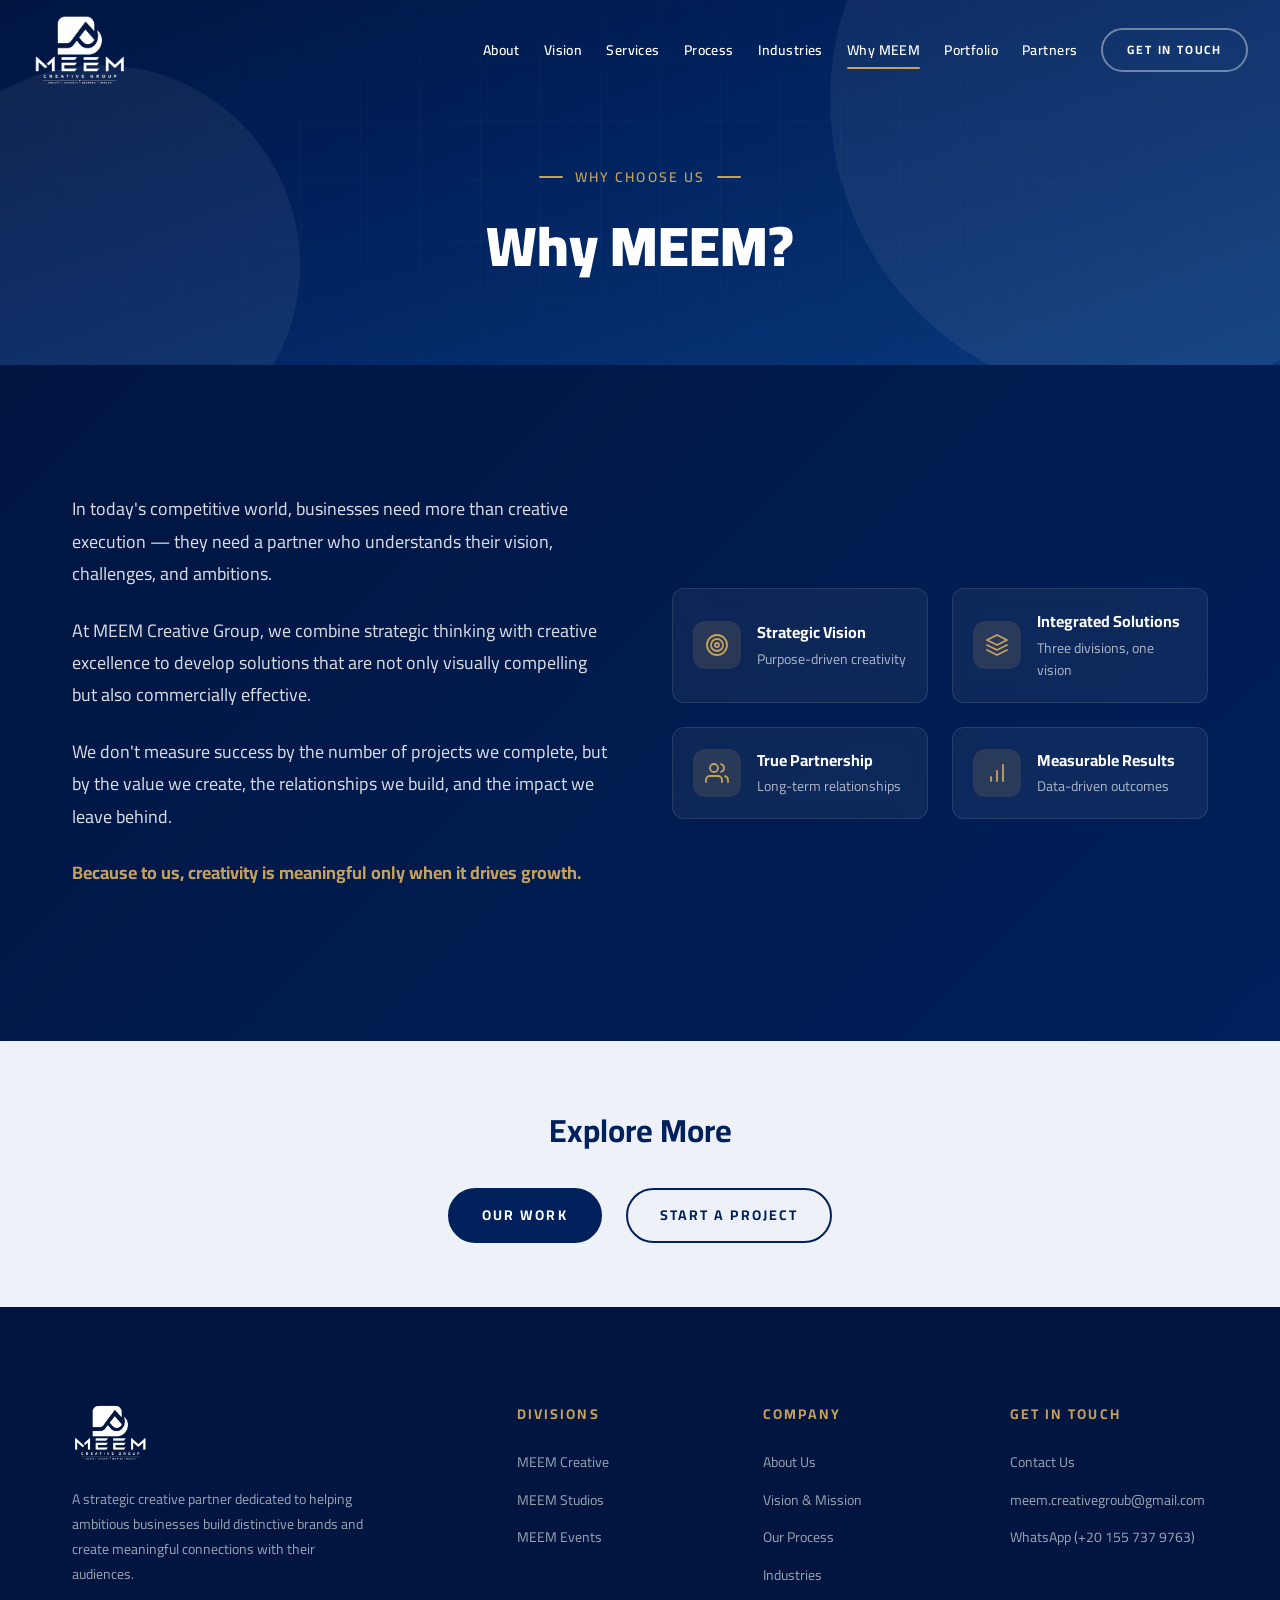
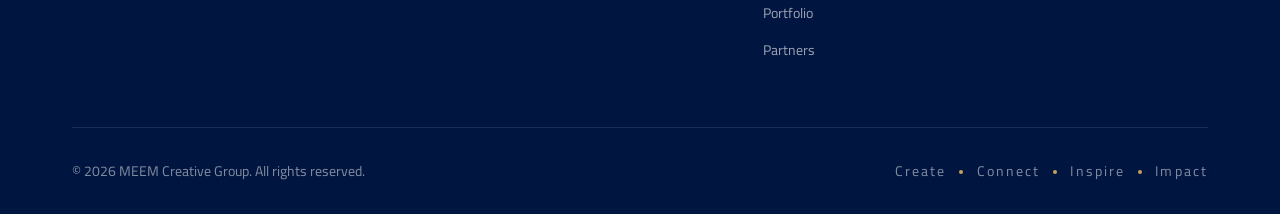
<file: pages/why-meem.html>
<!DOCTYPE html>
<html lang="en" dir="ltr">
<head>
  <meta charset="UTF-8">
  <meta name="viewport" content="width=device-width, initial-scale=1.0">
  <title>Why MEEM — MEEM Creative Group</title>
  <meta name="description" content="In today's competitive world, businesses need more than creative execution — they need a partner who understands their vision, challenges, and ambitions.">
  <meta name="keywords" content="MEEM, why choose us, creative partner, strategy, Egypt">
  <link rel="preconnect" href="https://fonts.googleapis.com">
  <link rel="preconnect" href="https://fonts.gstatic.com" crossorigin>
  <link href="https://fonts.googleapis.com/css2?family=Cairo:wght@400;500;600;700;800;900&display=swap" rel="stylesheet">
  <link rel="stylesheet" href="../css/style.css">
  <link rel="icon" type="image/png" href="../assets/logo.png">
</head>
<body>

  <div class="page-curtain" id="pageCurtain"><img src="../assets/logo.png" alt="MEEM" class="page-curtain__logo"></div>

  <nav class="nav" id="navbar">
    <div class="nav__inner">
      <a href="../index.html" class="nav__logo"><img src="../assets/logo.png" alt="MEEM Creative Group"></a>
      <div class="nav__links">
        <a href="about.html" class="nav__link" data-page="about">About</a>
        <a href="vision.html" class="nav__link" data-page="vision">Vision</a>
        <a href="services.html" class="nav__link" data-page="services">Services</a>
        <a href="process.html" class="nav__link" data-page="process">Process</a>
        <a href="industries.html" class="nav__link" data-page="industries">Industries</a>
        <a href="why-meem.html" class="nav__link" data-page="why-meem">Why MEEM</a>
        <a href="portfolio.html" class="nav__link" data-page="portfolio">Portfolio</a>
        <a href="partners.html" class="nav__link" data-page="partners">Partners</a>
        <a href="contact.html" class="btn btn--outline nav__cta">Get in Touch</a>
      </div>
      <div class="nav__hamburger" aria-label="Menu" role="button" tabindex="0"><span></span><span></span><span></span></div>
    </div>
    <div class="nav__mobile">
      <a href="../index.html" class="nav__link">Home</a>
      <a href="about.html" class="nav__link" data-page="about">About</a>
      <a href="vision.html" class="nav__link" data-page="vision">Vision</a>
      <a href="services.html" class="nav__link" data-page="services">Services</a>
      <a href="process.html" class="nav__link" data-page="process">Process</a>
      <a href="industries.html" class="nav__link" data-page="industries">Industries</a>
      <a href="why-meem.html" class="nav__link" data-page="why-meem">Why MEEM</a>
      <a href="portfolio.html" class="nav__link" data-page="portfolio">Portfolio</a>
      <a href="partners.html" class="nav__link" data-page="partners">Partners</a>
      <a href="contact.html" class="btn btn--sand nav__cta">Get in Touch</a>
    </div>
  </nav>

  <section class="page-header">
    <div class="page-header__bg">
      <div class="hero__shape hero__shape--1"></div>
      <div class="hero__shape hero__shape--2"></div>
      <div class="hero__grid"></div>
    </div>
    <div class="container">
      <span class="section-eyebrow">Why Choose Us</span>
      <h1 class="page-header__title">Why MEEM?</h1>
    </div>
  </section>

  <section class="section section--dark" id="why">
    <div class="container">
      <div class="why__grid">
        <div class="why__content reveal--left">
          <p>In today's competitive world, businesses need more than creative execution — they need a partner who understands their vision, challenges, and ambitions.</p>
          <p>At MEEM Creative Group, we combine strategic thinking with creative excellence to develop solutions that are not only visually compelling but also commercially effective.</p>
          <p>We don't measure success by the number of projects we complete, but by the value we create, the relationships we build, and the impact we leave behind.</p>
          <p style="font-weight: 700; color: var(--sand); font-size: 1.125rem;">Because to us, creativity is meaningful only when it drives growth.</p>
        </div>

        <div class="why__stats reveal--right">
          <div class="why__stat">
            <div class="why__stat-icon"><svg viewBox="0 0 24 24"><circle cx="12" cy="12" r="10"/><circle cx="12" cy="12" r="6"/><circle cx="12" cy="12" r="2"/></svg></div>
            <div class="why__stat-info"><h4>Strategic Vision</h4><p>Purpose-driven creativity</p></div>
          </div>
          <div class="why__stat">
            <div class="why__stat-icon"><svg viewBox="0 0 24 24"><path d="M12 2L2 7l10 5 10-5-10-5z"/><path d="M2 17l10 5 10-5"/><path d="M2 12l10 5 10-5"/></svg></div>
            <div class="why__stat-info"><h4>Integrated Solutions</h4><p>Three divisions, one vision</p></div>
          </div>
          <div class="why__stat">
            <div class="why__stat-icon"><svg viewBox="0 0 24 24"><path d="M17 21v-2a4 4 0 0 0-4-4H5a4 4 0 0 0-4 4v2"/><circle cx="9" cy="7" r="4"/><path d="M23 21v-2a4 4 0 0 0-3-3.87"/><path d="M16 3.13a4 4 0 0 1 0 7.75"/></svg></div>
            <div class="why__stat-info"><h4>True Partnership</h4><p>Long-term relationships</p></div>
          </div>
          <div class="why__stat">
            <div class="why__stat-icon"><svg viewBox="0 0 24 24"><line x1="12" y1="20" x2="12" y2="10"/><line x1="18" y1="20" x2="18" y2="4"/><line x1="6" y1="20" x2="6" y2="16"/></svg></div>
            <div class="why__stat-info"><h4>Measurable Results</h4><p>Data-driven outcomes</p></div>
          </div>
        </div>
      </div>
    </div>
  </section>

  <section class="explore-more">
    <div class="container">
      <h3 class="explore-more__title">Explore More</h3>
      <div class="explore-more__links">
        <a href="portfolio.html" class="btn btn--primary">Our Work</a>
        <a href="contact.html" class="btn btn--outline">Start a Project</a>
      </div>
    </div>
  </section>

  <footer class="footer">
    <div class="container">
      <div class="footer__grid">
        <div class="footer__brand"><img src="../assets/logo.png" alt="MEEM Creative Group"><p>A strategic creative partner dedicated to helping ambitious businesses build distinctive brands and create meaningful connections with their audiences.</p></div>
        <div class="footer__col"><h4>Divisions</h4><ul><li><a href="services.html">MEEM Creative</a></li><li><a href="services.html">MEEM Studios</a></li><li><a href="services.html">MEEM Events</a></li></ul></div>
        <div class="footer__col"><h4>Company</h4><ul><li><a href="about.html">About Us</a></li><li><a href="vision.html">Vision & Mission</a></li><li><a href="process.html">Our Process</a></li><li><a href="industries.html">Industries</a></li><li><a href="portfolio.html">Portfolio</a></li><li><a href="partners.html">Partners</a></li></ul></div>
        <div class="footer__col"><h4>Get in Touch</h4><ul><li><a href="contact.html">Contact Us</a></li><li><a href="mailto:meem.creativegroub@gmail.com">meem.creativegroub@gmail.com</a></li><li><a href="https://wa.me/201557379763" target="_blank" rel="noopener">WhatsApp (+20 155 737 9763)</a></li></ul></div>
      </div>
      <div class="footer__divider"></div>
      <div class="footer__bottom"><p class="footer__copy">&copy; 2026 MEEM Creative Group. All rights reserved.</p><p class="footer__tagline">Create <span class="dot"></span> Connect <span class="dot"></span> Inspire <span class="dot"></span> Impact</p></div>
    </div>
  </footer>
  <script src="../js/main.js?v=3"></script>
</body>
</html>
</file>
<file: css/style.css>
/* ==========================================================================
   MEEM Creative Group — Design System & Styles
   Brand Colors: Navy #00215C, Ink #0A1930, Sand #C6A15B, Cloud #EEF2F8
   Font: Cairo (Google Fonts)
   ========================================================================== */

/* ---------- CSS Custom Properties ---------- */
:root {
  /* Brand palette */
  --navy: #00215C;
  --navy-rgb: 0, 33, 92;
  --ink: #0A1930;
  --ink-rgb: 10, 25, 48;
  --sand: #C6A15B;
  --sand-rgb: 198, 161, 91;
  --cloud: #EEF2F8;
  --cloud-rgb: 238, 242, 248;
  --white: #FFFFFF;
  --white-rgb: 255, 255, 255;

  /* Extended palette */
  --navy-light: #0a3a7d;
  --navy-dark: #001540;
  --sand-light: #d4b87a;
  --sand-dark: #a88940;
  --glass-bg: rgba(255, 255, 255, 0.08);
  --glass-border: rgba(255, 255, 255, 0.12);
  --glass-bg-dark: rgba(0, 33, 92, 0.06);
  --glass-border-dark: rgba(0, 33, 92, 0.1);

  /* Shadows */
  --shadow-sm: 0 2px 8px rgba(0, 33, 92, 0.06);
  --shadow-md: 0 4px 20px rgba(0, 33, 92, 0.08);
  --shadow-lg: 0 8px 40px rgba(0, 33, 92, 0.12);
  --shadow-xl: 0 16px 64px rgba(0, 33, 92, 0.16);
  --shadow-glow: 0 0 30px rgba(198, 161, 91, 0.3);

  /* Typography */
  --font-family: 'Cairo', sans-serif;
  --fs-xs: 0.75rem;
  --fs-sm: 0.875rem;
  --fs-base: 1rem;
  --fs-md: 1.125rem;
  --fs-lg: 1.25rem;
  --fs-xl: 1.5rem;
  --fs-2xl: 2rem;
  --fs-3xl: 2.5rem;
  --fs-4xl: 3.5rem;
  --fs-5xl: 4.5rem;
  --fw-regular: 400;
  --fw-medium: 500;
  --fw-semibold: 600;
  --fw-bold: 700;
  --fw-extrabold: 800;
  --fw-black: 900;
  --lh-tight: 1.2;
  --lh-normal: 1.6;
  --lh-relaxed: 1.8;
  --ls-tight: -0.02em;
  --ls-normal: 0;
  --ls-wide: 0.15em;
  --ls-wider: 0.25em;

  /* Spacing */
  --space-xs: 0.5rem;
  --space-sm: 0.75rem;
  --space-md: 1rem;
  --space-lg: 1.5rem;
  --space-xl: 2rem;
  --space-2xl: 3rem;
  --space-3xl: 4rem;
  --space-4xl: 6rem;
  --space-5xl: 8rem;

  /* Layout */
  --container-max: 1200px;
  --container-wide: 1400px;
  --nav-height: 100px;
  --border-radius-sm: 8px;
  --border-radius-md: 12px;
  --border-radius-lg: 20px;
  --border-radius-xl: 32px;
  --border-radius-full: 9999px;

  /* Transitions */
  --transition-fast: 0.2s cubic-bezier(0.4, 0, 0.2, 1);
  --transition-base: 0.3s cubic-bezier(0.4, 0, 0.2, 1);
  --transition-slow: 0.5s cubic-bezier(0.4, 0, 0.2, 1);
  --transition-spring: 0.6s cubic-bezier(0.34, 1.56, 0.64, 1);
}

/* ---------- Reset & Base ---------- */
*,
*::before,
*::after {
  margin: 0;
  padding: 0;
  box-sizing: border-box;
}

html {
  scroll-behavior: smooth;
  scroll-padding-top: var(--nav-height);
  -webkit-font-smoothing: antialiased;
  -moz-osx-font-smoothing: grayscale;
}

body {
  font-family: var(--font-family);
  font-size: var(--fs-base);
  font-weight: var(--fw-regular);
  line-height: var(--lh-normal);
  color: var(--ink);
  background-color: var(--white);
  overflow-x: hidden;
}

img {
  max-width: 100%;
  height: auto;
  display: block;
}

a {
  text-decoration: none;
  color: inherit;
  transition: color var(--transition-fast);
}

ul, ol {
  list-style: none;
}

button, input, textarea, select {
  font-family: inherit;
  font-size: inherit;
  border: none;
  outline: none;
  background: none;
}

/* ---------- Utility Classes ---------- */
.container {
  width: 100%;
  max-width: var(--container-max);
  margin: 0 auto;
  padding: 0 var(--space-xl);
}

.container--wide {
  max-width: var(--container-wide);
}

.section {
  padding: var(--space-5xl) 0;
  position: relative;
}

.section--navy {
  background-color: var(--navy);
  color: var(--white);
}

.section--cloud {
  background-color: var(--cloud);
}

.section--dark {
  background: linear-gradient(135deg, var(--navy-dark) 0%, var(--navy) 100%);
  color: var(--white);
}

.text-center {
  text-align: center;
}

.text-sand {
  color: var(--sand);
}

.text-navy {
  color: var(--navy);
}

/* ---------- Section Headers ---------- */
.section-eyebrow {
  display: inline-flex;
  align-items: center;
  gap: var(--space-sm);
  font-size: var(--fs-sm);
  font-weight: var(--fw-semibold);
  letter-spacing: var(--ls-wide);
  text-transform: uppercase;
  color: var(--sand);
  margin-bottom: var(--space-lg);
}

.section-eyebrow::before,
.section-eyebrow::after {
  content: '';
  width: 24px;
  height: 2px;
  background-color: var(--sand);
  border-radius: 1px;
}

.section-title {
  font-size: var(--fs-3xl);
  font-weight: var(--fw-extrabold);
  line-height: var(--lh-tight);
  letter-spacing: var(--ls-tight);
  margin-bottom: var(--space-lg);
}

.section-subtitle {
  font-size: var(--fs-lg);
  font-weight: var(--fw-regular);
  line-height: var(--lh-relaxed);
  max-width: 700px;
  margin: 0 auto var(--space-3xl);
  opacity: 0.85;
}

/* ---------- Buttons ---------- */
.btn {
  display: inline-flex;
  align-items: center;
  justify-content: center;
  gap: var(--space-sm);
  padding: 14px 32px;
  font-weight: var(--fw-bold);
  font-size: var(--fs-sm);
  letter-spacing: var(--ls-wide);
  text-transform: uppercase;
  border-radius: var(--border-radius-full);
  cursor: pointer;
  transition: all var(--transition-base);
  position: relative;
  overflow: hidden;
}

.btn::after {
  content: '';
  position: absolute;
  inset: 0;
  border-radius: inherit;
  opacity: 0;
  transition: opacity var(--transition-base);
}

.btn:hover::after {
  opacity: 1;
}

.btn--primary {
  background: var(--navy);
  color: var(--white);
  border: 2px solid var(--navy);
}

.btn:disabled {
  opacity: 0.7;
  cursor: not-allowed;
  color: var(--white) !important;
}
.btn--primary::after {
  background: linear-gradient(135deg, var(--navy-light), var(--navy));
}

.btn--primary:hover {
  transform: translateY(-2px);
  box-shadow: var(--shadow-lg);
}

.btn--outline {
  background: transparent;
  color: var(--navy);
  border: 2px solid var(--navy);
}

.btn--outline:hover {
  background: var(--navy);
  color: var(--white);
  transform: translateY(-2px);
}

.btn--sand {
  background: var(--sand);
  color: var(--navy-dark);
  border: 2px solid var(--sand);
  font-weight: var(--fw-bold);
  box-shadow: 0 4px 20px rgba(198, 161, 91, 0.35);
}

.btn--sand:hover {
  background: var(--sand-light);
  border-color: var(--sand-light);
  color: var(--navy-dark);
  transform: translateY(-2px);
  box-shadow: 0 8px 30px rgba(198, 161, 91, 0.5);
}

.btn--light {
  background: rgba(255, 255, 255, 0.1);
  color: var(--white);
  border: 2px solid var(--white);
  font-weight: var(--fw-bold);
  backdrop-filter: blur(12px);
  -webkit-backdrop-filter: blur(12px);
}

.btn--light:hover {
  background: var(--white);
  color: var(--navy-dark);
  border-color: var(--white);
  transform: translateY(-2px);
  box-shadow: 0 8px 30px rgba(255, 255, 255, 0.25);
}

.btn__icon {
  width: 18px;
  height: 18px;
  transition: transform var(--transition-base);
}

.btn:hover .btn__icon {
  transform: translateX(4px);
}

/* ---------- Navigation ---------- */
.nav {
  position: fixed;
  top: 0;
  left: 0;
  right: 0;
  z-index: 1000;
  height: var(--nav-height);
  display: flex;
  align-items: center;
  transition: all var(--transition-base);
  background: transparent;
}

.nav--scrolled {
  background: rgba(255, 255, 255, 0.95);
  backdrop-filter: blur(20px);
  -webkit-backdrop-filter: blur(20px);
  box-shadow: var(--shadow-sm);
  border-bottom: 1px solid rgba(0, 33, 92, 0.06);
}

.nav__inner {
  display: flex;
  align-items: center;
  justify-content: space-between;
  width: 100%;
  max-width: var(--container-wide);
  margin: 0 auto;
  padding: 0 var(--space-xl);
}

.nav__logo {
  display: flex;
  align-items: center;
  z-index: 1001;
}

.nav__logo img {
  height: 75px;
  width: auto;
  transition: filter var(--transition-base);
}

/* Logo white on hero, navy when scrolled */
.nav:not(.nav--scrolled) .nav__logo img {
  filter: brightness(0) invert(1);
}

.nav__links {
  display: flex;
  align-items: center;
  gap: var(--space-lg);
}

.nav__link {
  font-size: var(--fs-sm);
  font-weight: var(--fw-semibold);
  letter-spacing: 0.03em;
  color: var(--white);
  position: relative;
  padding: var(--space-xs) 0;
  transition: all var(--transition-fast);
}

.nav--scrolled .nav__link {
  color: var(--ink);
}

.nav__link::after {
  content: '';
  position: absolute;
  bottom: 0;
  left: 0;
  width: 0;
  height: 2px;
  background: var(--sand);
  border-radius: 1px;
  transition: width var(--transition-base);
}

.nav__link:hover::after,
.nav__link--active::after {
  width: 100%;
}

.nav__link:hover {
  color: var(--sand);
}

.nav--scrolled .nav__link:hover {
  color: var(--sand);
}

.nav__cta {
  padding: 10px 24px;
  font-size: var(--fs-xs);
}

.nav:not(.nav--scrolled) .nav__cta {
  border-color: rgba(255, 255, 255, 0.4);
  color: var(--white);
}

.nav:not(.nav--scrolled) .nav__cta:hover {
  background: var(--white);
  color: var(--navy);
  border-color: var(--white);
}

/* Mobile hamburger */
.nav__hamburger {
  display: none;
  flex-direction: column;
  gap: 5px;
  cursor: pointer;
  z-index: 1001;
  padding: 8px;
}

.nav__hamburger span {
  display: block;
  width: 24px;
  height: 2px;
  background: var(--white);
  border-radius: 2px;
  transition: all var(--transition-base);
}

.nav--scrolled .nav__hamburger span {
  background: var(--navy);
}

.nav__hamburger--open span:nth-child(1) {
  transform: rotate(45deg) translate(5px, 5px);
}

.nav__hamburger--open span:nth-child(2) {
  opacity: 0;
}

.nav__hamburger--open span:nth-child(3) {
  transform: rotate(-45deg) translate(5px, -5px);
}

/* When mobile menu is open, remove scrolled white background and backdrop-filter */
.nav.nav--menu-open {
  background: transparent !important;
  backdrop-filter: none !important;
  -webkit-backdrop-filter: none !important;
  box-shadow: none !important;
  border-bottom: none !important;
}

.nav.nav--menu-open .nav__logo img {
  filter: brightness(0) invert(1) !important;
}

.nav.nav--menu-open .nav__hamburger span {
  background: var(--white) !important;
}

/* Mobile menu */
.nav__mobile {
  display: flex;
  position: fixed;
  top: 0;
  left: 0;
  right: 0;
  bottom: 0;
  width: 100vw;
  height: 100vh;
  height: 100dvh;
  background: #001233;
  z-index: 999;
  flex-direction: column;
  align-items: center;
  justify-content: space-evenly;
  padding: calc(var(--nav-height) + 15px) var(--space-lg) calc(var(--space-xl) + 15px);
  gap: 2px;
  overflow-y: auto;
  -webkit-overflow-scrolling: touch;
  opacity: 0;
  visibility: hidden;
  pointer-events: none;
  transition: opacity var(--transition-base), visibility var(--transition-base);
}

.nav__mobile--open {
  opacity: 1;
  visibility: visible;
  pointer-events: auto;
}

.nav__mobile .nav__link {
  font-size: var(--fs-lg);
  font-weight: var(--fw-semibold);
  color: var(--white);
  padding: 8px 16px;
  width: 100%;
  max-width: 320px;
  text-align: center;
  border-radius: var(--border-radius-sm);
  transition: all var(--transition-fast);
  display: flex;
  align-items: center;
  justify-content: center;
}

.nav__mobile .nav__link:hover,
.nav__mobile .nav__link--active {
  color: var(--sand);
  background: rgba(255, 255, 255, 0.06);
}

/* ---------- Hero Section ---------- */
.hero {
  position: relative;
  min-height: 100vh;
  display: flex;
  align-items: center;
  justify-content: center;
  overflow: hidden;
  background: linear-gradient(160deg, var(--navy-dark) 0%, var(--navy) 40%, var(--navy-light) 100%);
}

.hero__bg {
  position: absolute;
  inset: 0;
  z-index: 0;
  overflow: hidden;
}

/* Geometric background shapes */
.hero__shape {
  position: absolute;
  border-radius: 50%;
  opacity: 0.06;
  background: var(--white);
}

.hero__shape--1 {
  width: 600px;
  height: 600px;
  top: -200px;
  right: -150px;
  animation: float 20s ease-in-out infinite;
}

.hero__shape--2 {
  width: 400px;
  height: 400px;
  bottom: -100px;
  left: -100px;
  animation: float 15s ease-in-out infinite reverse;
}

.hero__shape--3 {
  width: 200px;
  height: 200px;
  top: 40%;
  left: 20%;
  animation: float 18s ease-in-out infinite 3s;
}

/* Geometric grid pattern */
.hero__grid {
  position: absolute;
  inset: 0;
  background-image:
    linear-gradient(rgba(255, 255, 255, 0.03) 1px, transparent 1px),
    linear-gradient(90deg, rgba(255, 255, 255, 0.03) 1px, transparent 1px);
  background-size: 60px 60px;
  mask-image: radial-gradient(ellipse 70% 70% at 50% 50%, black, transparent);
}

.hero__content {
  position: relative;
  z-index: 1;
  text-align: center;
  max-width: 900px;
  padding: var(--space-3xl) var(--space-xl);
}

.hero__logo {
  width: 320px;
  height: auto;
  margin: 0 auto var(--space-2xl);
  filter: brightness(0) invert(1);
  opacity: 0;
  transform: scale(0.8) translateY(20px);
  animation: heroLogoReveal 1.2s cubic-bezier(0.34, 1.56, 0.64, 1) 0.3s forwards;
}

.hero__title {
  font-size: var(--fs-4xl);
  font-weight: var(--fw-black);
  color: var(--white);
  line-height: 1.1;
  margin-bottom: var(--space-lg);
  opacity: 0;
  transform: translateY(30px);
  animation: fadeInUp 0.8s ease-out 0.8s forwards;
}

.hero__title-accent {
  color: var(--sand);
  position: relative;
  display: inline-block;
}

.hero__tagline {
  font-size: var(--fs-md);
  font-weight: var(--fw-medium);
  color: rgba(255, 255, 255, 0.75);
  letter-spacing: var(--ls-wider);
  text-transform: uppercase;
  margin-bottom: var(--space-2xl);
  opacity: 0;
  transform: translateY(20px);
  animation: fadeInUp 0.8s ease-out 1.1s forwards;
}

.hero__tagline .dot {
  display: inline-block;
  width: 6px;
  height: 6px;
  background: var(--sand);
  border-radius: 50%;
  margin: 0 12px;
  vertical-align: middle;
}

.hero__actions {
  display: flex;
  gap: var(--space-lg);
  justify-content: center;
  flex-wrap: wrap;
  opacity: 0;
  transform: translateY(20px);
  animation: fadeInUp 0.8s ease-out 1.4s forwards;
}

.hero__scroll-indicator {
  position: absolute;
  bottom: var(--space-2xl);
  left: 50%;
  transform: translateX(-50%);
  display: flex;
  flex-direction: column;
  align-items: center;
  justify-content: center;
  gap: var(--space-xs);
  opacity: 0;
  animation: fadeInUp 0.8s ease-out 1.8s forwards;
  z-index: 2;
  pointer-events: none;
}

.hero__scroll-indicator span {
  font-size: var(--fs-xs);
  font-weight: var(--fw-semibold);
  color: rgba(255, 255, 255, 0.6);
  letter-spacing: 0.2em;
  padding-left: 0.2em;
  text-transform: uppercase;
  text-align: center;
}

.hero__scroll-line {
  width: 2px;
  height: 40px;
  background: linear-gradient(to bottom, var(--sand), transparent);
  border-radius: 1px;
  margin: 0 auto;
  animation: scrollPulse 2s ease-in-out infinite;
}

/* ---------- About Section ---------- */
.about__grid {
  display: grid;
  grid-template-columns: 1fr 1fr;
  gap: var(--space-4xl);
  align-items: start;
}

.about__content h3 {
  font-size: var(--fs-2xl);
  font-weight: var(--fw-bold);
  margin-bottom: var(--space-lg);
  color: var(--navy);
}

.about__content p {
  font-size: var(--fs-md);
  line-height: var(--lh-relaxed);
  margin-bottom: var(--space-lg);
  color: var(--ink);
  opacity: 0.85;
}

.about__beliefs {
  background: var(--cloud);
  border-radius: var(--border-radius-lg);
  padding: var(--space-2xl);
  position: relative;
  overflow: hidden;
}

.about__beliefs::before {
  content: '';
  position: absolute;
  top: 0;
  left: 0;
  width: 4px;
  height: 100%;
  background: linear-gradient(to bottom, var(--sand), var(--navy));
  border-radius: 2px;
}

.about__beliefs h3 {
  font-size: var(--fs-xl);
  font-weight: var(--fw-bold);
  color: var(--navy);
  margin-bottom: var(--space-xl);
}

.belief-item {
  display: flex;
  align-items: flex-start;
  gap: var(--space-md);
  margin-bottom: var(--space-lg);
}

.belief-item:last-child {
  margin-bottom: 0;
}

.belief-icon {
  flex-shrink: 0;
  width: 28px;
  height: 28px;
  background: var(--navy);
  border-radius: 50%;
  display: flex;
  align-items: center;
  justify-content: center;
  margin-top: 2px;
}

.belief-icon svg {
  width: 14px;
  height: 14px;
  fill: none;
  stroke: var(--sand);
  stroke-width: 2.5;
  stroke-linecap: round;
  stroke-linejoin: round;
}

.belief-item p {
  font-size: var(--fs-base);
  font-weight: var(--fw-medium);
  color: var(--ink);
  line-height: var(--lh-normal);
}

.belief-item--highlight p {
  font-weight: var(--fw-bold);
  color: var(--navy);
}

/* ---------- Vision & Mission Section ---------- */
.vm__grid {
  display: grid;
  grid-template-columns: 1fr 1fr;
  gap: var(--space-2xl);
  margin-top: var(--space-2xl);
}

.vm__card {
  padding: var(--space-2xl) var(--space-2xl);
  border-radius: var(--border-radius-lg);
  position: relative;
  overflow: hidden;
  transition: all var(--transition-base);
}

.vm__card--vision {
  background: linear-gradient(135deg, var(--navy-dark), var(--navy));
  color: var(--white);
}

.vm__card--mission {
  background: var(--white);
  border: 2px solid var(--cloud);
  color: var(--ink);
}

.vm__card:hover {
  transform: translateY(-4px);
  box-shadow: var(--shadow-xl);
}

.vm__card-badge {
  display: inline-flex;
  align-items: center;
  gap: var(--space-xs);
  padding: 6px 16px;
  border-radius: var(--border-radius-full);
  font-size: var(--fs-xs);
  font-weight: var(--fw-bold);
  letter-spacing: var(--ls-wide);
  text-transform: uppercase;
  margin-bottom: var(--space-xl);
}

.vm__card--vision .vm__card-badge {
  background: rgba(198, 161, 91, 0.2);
  color: var(--sand);
}

.vm__card--mission .vm__card-badge {
  background: rgba(0, 33, 92, 0.08);
  color: var(--navy);
}

.vm__card h3 {
  font-size: var(--fs-2xl);
  font-weight: var(--fw-extrabold);
  margin-bottom: var(--space-lg);
}

.vm__card p,
.vm__card li {
  font-size: var(--fs-md);
  line-height: var(--lh-relaxed);
  opacity: 0.9;
}

.vm__card ul {
  display: flex;
  flex-direction: column;
  gap: var(--space-md);
}

.vm__card li {
  padding-left: var(--space-lg);
  position: relative;
}

.vm__card li::before {
  content: '';
  position: absolute;
  left: 0;
  top: 10px;
  width: 8px;
  height: 8px;
  border-radius: 50%;
}

.vm__card--vision li::before {
  background: var(--sand);
}

.vm__card--mission li::before {
  background: var(--navy);
}

/* ---------- Services / Ecosystem ---------- */
.services__header {
  text-align: center;
  margin-bottom: var(--space-4xl);
}

.services__motto {
  font-size: var(--fs-lg);
  font-weight: var(--fw-semibold);
  color: var(--sand);
  margin-bottom: var(--space-xs);
  font-style: italic;
}

.divisions {
  display: grid;
  grid-template-columns: repeat(3, 1fr);
  gap: var(--space-2xl);
  margin-bottom: var(--space-4xl);
}

.division-card {
  background: var(--white);
  border-radius: var(--border-radius-lg);
  padding: var(--space-2xl);
  position: relative;
  overflow: hidden;
  border: 1px solid rgba(0, 33, 92, 0.08);
  transition: all var(--transition-base);
  cursor: default;
}

.division-card::before {
  content: '';
  position: absolute;
  top: 0;
  left: 0;
  right: 0;
  height: 4px;
  background: var(--navy);
  transform: scaleX(0);
  transform-origin: left;
  transition: transform var(--transition-base);
}

.division-card:hover::before {
  transform: scaleX(1);
}

.division-card:hover {
  transform: translateY(-6px);
  box-shadow: var(--shadow-lg);
  border-color: rgba(0, 33, 92, 0.15);
}

.division-card__number {
  font-size: var(--fs-4xl);
  font-weight: var(--fw-black);
  color: var(--cloud);
  line-height: 1;
  margin-bottom: var(--space-lg);
  transition: color var(--transition-base);
}

.division-card:hover .division-card__number {
  color: rgba(0, 33, 92, 0.08);
}

.division-card__icon {
  width: 56px;
  height: 56px;
  background: linear-gradient(135deg, var(--navy), var(--navy-light));
  border-radius: var(--border-radius-md);
  display: flex;
  align-items: center;
  justify-content: center;
  margin-bottom: var(--space-lg);
}

.division-card__icon svg {
  width: 28px;
  height: 28px;
  fill: none;
  stroke: var(--white);
  stroke-width: 1.8;
  stroke-linecap: round;
  stroke-linejoin: round;
}

.division-card h3 {
  font-size: var(--fs-xl);
  font-weight: var(--fw-extrabold);
  color: var(--navy);
  margin-bottom: var(--space-lg);
}

.division-card__services {
  display: flex;
  flex-direction: column;
  gap: var(--space-sm);
}

.division-card__service {
  display: flex;
  align-items: center;
  gap: var(--space-sm);
  font-size: var(--fs-base);
  font-weight: var(--fw-medium);
  color: var(--ink);
  padding: var(--space-xs) 0;
  border-bottom: 1px solid rgba(0, 33, 92, 0.06);
  transition: all var(--transition-fast);
}

.division-card__service:last-child {
  border-bottom: none;
}

.division-card__service::before {
  content: '';
  width: 6px;
  height: 6px;
  background: var(--sand);
  border-radius: 50%;
  flex-shrink: 0;
  transition: transform var(--transition-fast);
}

.division-card:hover .division-card__service::before {
  transform: scale(1.5);
}

/* ---------- Detailed Services ---------- */
.services-detailed {
  display: flex;
  flex-wrap: wrap;
  justify-content: center;
  gap: var(--space-xl);
}

.service-block {
  flex: 1 1 340px;
  max-width: calc(33.333% - (var(--space-xl) * 2 / 3));
  background: var(--white);
  border: 1px solid rgba(0, 33, 92, 0.08);
  border-radius: var(--border-radius-lg);
  padding: var(--space-xl);
  position: relative;
  overflow: hidden;
  transition: all var(--transition-base);
  box-shadow: var(--shadow-sm);
}

.service-block::before {
  content: '';
  position: absolute;
  top: 0;
  left: 0;
  right: 0;
  height: 3px;
  background: linear-gradient(90deg, var(--sand), var(--navy));
  opacity: 0.6;
  transition: opacity var(--transition-fast);
}

.service-block:hover::before {
  opacity: 1;
}

.service-block:hover {
  transform: translateY(-4px);
  box-shadow: var(--shadow-lg);
  border-color: rgba(0, 33, 92, 0.15);
}

.service-block__header {
  display: flex;
  align-items: center;
  gap: var(--space-md);
  margin-bottom: var(--space-lg);
}

.service-block__icon {
  width: 44px;
  height: 44px;
  background: var(--cloud);
  border-radius: var(--border-radius-md);
  display: flex;
  align-items: center;
  justify-content: center;
  flex-shrink: 0;
  transition: all var(--transition-fast);
}

.service-block__icon svg {
  width: 22px;
  height: 22px;
  stroke: var(--navy);
  transition: stroke var(--transition-fast);
}

.service-block:hover .service-block__icon {
  background: var(--navy);
}

.service-block:hover .service-block__icon svg {
  stroke: var(--sand);
}

.service-block h4 {
  font-size: var(--fs-lg);
  font-weight: var(--fw-bold);
  color: var(--navy);
  margin-bottom: 0;
  display: flex;
  align-items: center;
  gap: var(--space-xs);
}

.service-block h4 .num {
  font-size: var(--fs-xs);
  font-weight: var(--fw-extrabold);
  background: rgba(0, 33, 92, 0.08);
  color: var(--navy);
  padding: 2px 8px;
  border-radius: var(--border-radius-full);
  letter-spacing: 0.05em;
}

.service-block__items {
  display: flex;
  flex-wrap: wrap;
  gap: 8px;
}

.service-tag {
  display: inline-flex;
  align-items: center;
  padding: 6px 14px;
  background: var(--cloud);
  border-radius: var(--border-radius-full);
  font-size: var(--fs-sm);
  font-weight: var(--fw-medium);
  color: var(--ink);
  border: 1px solid transparent;
  transition: all var(--transition-fast);
}

.service-tag:hover {
  background: var(--white);
  border-color: var(--sand);
  color: var(--navy);
  transform: translateY(-1px);
}

/* ---------- Process Section ---------- */
.process__timeline {
  display: flex;
  gap: 0;
  position: relative;
  padding: var(--space-2xl) 0;
}

.process__timeline::before {
  content: '';
  position: absolute;
  top: 50%;
  left: 0;
  right: 0;
  height: 3px;
  background: rgba(255, 255, 255, 0.15);
  transform: translateY(-50%);
  border-radius: 2px;
}

.process__step {
  flex: 1;
  text-align: center;
  position: relative;
  padding: var(--space-2xl) var(--space-md);
  cursor: pointer;
  transition: all var(--transition-base);
}

.process__step-number {
  width: 56px;
  height: 56px;
  background: rgba(255, 255, 255, 0.1);
  border: 2px solid rgba(255, 255, 255, 0.25);
  border-radius: 50%;
  display: flex;
  align-items: center;
  justify-content: center;
  margin: 0 auto var(--space-lg);
  font-size: var(--fs-lg);
  font-weight: var(--fw-bold);
  color: var(--white);
  position: relative;
  z-index: 2;
  transition: all var(--transition-base);
}

.process__step:hover .process__step-number,
.process__step--active .process__step-number {
  background: var(--sand);
  border-color: var(--sand);
  color: var(--navy-dark);
  transform: scale(1.15);
  box-shadow: 0 0 30px rgba(198, 161, 91, 0.4);
}

.process__step h4 {
  font-size: var(--fs-md);
  font-weight: var(--fw-bold);
  color: var(--white);
  margin-bottom: var(--space-xs);
  transition: color var(--transition-fast);
}

.process__step:hover h4 {
  color: var(--sand);
}

.process__step-desc {
  font-size: var(--fs-sm);
  color: rgba(255, 255, 255, 0.6);
  line-height: var(--lh-normal);
  max-height: 0;
  overflow: hidden;
  transition: all var(--transition-slow);
  opacity: 0;
}

.process__step:hover .process__step-desc,
.process__step--active .process__step-desc {
  max-height: 300px;
  opacity: 1;
  margin-top: var(--space-sm);
}

/* Arrow connectors */
.process__arrow {
  position: absolute;
  right: -12px;
  top: 50%;
  transform: translateY(-50%);
  z-index: 3;
  color: rgba(255, 255, 255, 0.3);
  font-size: var(--fs-lg);
}

.process__step:last-child .process__arrow {
  display: none;
}

/* ---------- Industries Section ---------- */
.industries__grid {
  display: grid;
  grid-template-columns: repeat(5, 1fr);
  gap: var(--space-lg);
}

.industry-card {
  background: var(--white);
  border: 1px solid rgba(0, 33, 92, 0.08);
  border-radius: var(--border-radius-md);
  padding: var(--space-xl) var(--space-lg);
  text-align: center;
  transition: all var(--transition-base);
  cursor: default;
}

.industry-card:hover {
  transform: translateY(-4px);
  border-color: var(--sand);
  box-shadow: var(--shadow-md);
}

.industry-card__icon {
  width: 48px;
  height: 48px;
  margin: 0 auto var(--space-md);
  background: var(--cloud);
  border-radius: var(--border-radius-md);
  display: flex;
  align-items: center;
  justify-content: center;
  transition: all var(--transition-base);
}

.industry-card:hover .industry-card__icon {
  background: var(--navy);
}

.industry-card__icon svg {
  width: 24px;
  height: 24px;
  fill: none;
  stroke: var(--navy);
  stroke-width: 1.8;
  stroke-linecap: round;
  stroke-linejoin: round;
  transition: stroke var(--transition-base);
}

.industry-card:hover .industry-card__icon svg {
  stroke: var(--sand);
}

.industry-card h4 {
  font-size: var(--fs-sm);
  font-weight: var(--fw-bold);
  color: var(--navy);
  letter-spacing: 0.02em;
}

/* ---------- Why MEEM Section ---------- */
.why__grid {
  display: grid;
  grid-template-columns: 1fr 1fr;
  gap: var(--space-3xl);
  align-items: center;
}

.why__content p {
  font-size: var(--fs-md);
  line-height: var(--lh-relaxed);
  margin-bottom: var(--space-lg);
  color: rgba(255, 255, 255, 0.85);
}

.why__stats {
  display: grid;
  grid-template-columns: 1fr 1fr;
  gap: var(--space-lg);
}

.why__stat {
  display: flex;
  align-items: center;
  gap: var(--space-md);
  padding: 20px;
  background: rgba(255, 255, 255, 0.05);
  border: 1px solid rgba(255, 255, 255, 0.1);
  border-radius: var(--border-radius-md);
  backdrop-filter: blur(10px);
  transition: all var(--transition-base);
}

.why__stat:hover {
  background: rgba(255, 255, 255, 0.09);
  border-color: var(--sand);
  transform: translateY(-3px);
}

.why__stat-icon {
  width: 48px;
  height: 48px;
  margin: 0;
  flex-shrink: 0;
  background: rgba(198, 161, 91, 0.15);
  border-radius: var(--border-radius-md);
  display: flex;
  align-items: center;
  justify-content: center;
}

.why__stat-icon svg {
  width: 24px;
  height: 24px;
  fill: none;
  stroke: var(--sand);
  stroke-width: 1.8;
  stroke-linecap: round;
  stroke-linejoin: round;
}

.why__stat-info {
  display: flex;
  flex-direction: column;
  text-align: left;
}

.why__stat h4 {
  font-size: var(--fs-base);
  font-weight: var(--fw-bold);
  color: var(--white);
  margin-bottom: 2px;
}

.why__stat p {
  font-size: var(--fs-sm);
  color: rgba(255, 255, 255, 0.65);
}

/* ---------- Contact Section ---------- */
.contact__grid {
  display: grid;
  grid-template-columns: 1fr 1fr;
  gap: var(--space-3xl);
  align-items: start;
}

.contact__info h3 {
  font-size: var(--fs-2xl);
  font-weight: var(--fw-extrabold);
  color: var(--navy);
  margin-bottom: var(--space-lg);
}

.contact__info p {
  font-size: var(--fs-md);
  line-height: var(--lh-relaxed);
  color: var(--ink);
  opacity: 0.85;
  margin-bottom: var(--space-2xl);
}

.contact__channels {
  display: flex;
  flex-direction: column;
  gap: var(--space-lg);
}

.contact__channel {
  display: flex;
  align-items: center;
  gap: var(--space-lg);
  padding: var(--space-lg);
  background: var(--cloud);
  border-radius: var(--border-radius-md);
  transition: all var(--transition-base);
}

.contact__channel:hover {
  background: var(--white);
  box-shadow: var(--shadow-md);
  transform: translateX(4px);
}

.contact__channel-icon {
  width: 48px;
  height: 48px;
  background: var(--navy);
  border-radius: var(--border-radius-sm);
  display: flex;
  align-items: center;
  justify-content: center;
  flex-shrink: 0;
}

.contact__channel-icon svg {
  width: 22px;
  height: 22px;
  fill: none;
  stroke: var(--sand);
  stroke-width: 1.8;
  stroke-linecap: round;
  stroke-linejoin: round;
}

.contact__channel-text h4 {
  font-size: var(--fs-base);
  font-weight: var(--fw-bold);
  color: var(--navy);
  margin-bottom: 2px;
}

.contact__channel-text span {
  font-size: var(--fs-sm);
  color: var(--ink);
  opacity: 0.7;
}

/* Contact form */
.contact__form-card {
  background: var(--white);
  border: 1px solid rgba(0, 33, 92, 0.08);
  border-radius: var(--border-radius-lg);
  padding: var(--space-2xl);
  box-shadow: var(--shadow-md);
}

.contact__form-card h3 {
  font-size: var(--fs-xl);
  font-weight: var(--fw-bold);
  color: var(--navy);
  margin-bottom: var(--space-xl);
}

.form-group {
  margin-bottom: var(--space-lg);
}

.form-group label {
  display: block;
  font-size: var(--fs-sm);
  font-weight: var(--fw-semibold);
  color: var(--ink);
  margin-bottom: var(--space-xs);
}

.form-group input,
.form-group select,
.form-group textarea {
  width: 100%;
  padding: 14px 18px;
  border: 2px solid rgba(0, 33, 92, 0.1);
  border-radius: var(--border-radius-sm);
  font-size: var(--fs-base);
  color: var(--ink);
  background: var(--white);
  transition: all var(--transition-fast);
}

.form-group input:focus,
.form-group select:focus,
.form-group textarea:focus {
  border-color: var(--navy);
  box-shadow: 0 0 0 4px rgba(0, 33, 92, 0.08);
}

.form-group textarea {
  resize: vertical;
  min-height: 120px;
}

.form-row {
  display: grid;
  grid-template-columns: 1fr 1fr;
  gap: var(--space-lg);
}

/* ---------- Footer ---------- */
.footer {
  background: var(--navy-dark);
  color: var(--white);
  padding: var(--space-4xl) 0 var(--space-xl);
}

.footer__grid {
  display: grid;
  grid-template-columns: 2fr 1fr 1fr 1fr;
  gap: var(--space-2xl);
  margin-bottom: var(--space-3xl);
}

.footer__brand img {
  height: 60px;
  width: auto;
  filter: brightness(0) invert(1);
  margin-bottom: var(--space-lg);
}

.footer__brand p {
  font-size: var(--fs-sm);
  color: rgba(255, 255, 255, 0.6);
  line-height: var(--lh-relaxed);
  max-width: 300px;
}

.footer__col h4 {
  font-size: var(--fs-sm);
  font-weight: var(--fw-bold);
  letter-spacing: var(--ls-wide);
  text-transform: uppercase;
  color: var(--sand);
  margin-bottom: var(--space-lg);
}

.footer__col ul {
  display: flex;
  flex-direction: column;
  gap: var(--space-sm);
}

.footer__col a {
  font-size: var(--fs-sm);
  color: rgba(255, 255, 255, 0.6);
  transition: all var(--transition-fast);
}

.footer__col a:hover {
  color: var(--white);
  padding-left: 4px;
}

.footer__divider {
  width: 100%;
  height: 1px;
  background: rgba(255, 255, 255, 0.1);
  margin-bottom: var(--space-xl);
}

.footer__bottom {
  display: flex;
  align-items: center;
  justify-content: space-between;
}

.footer__copy {
  font-size: var(--fs-sm);
  color: rgba(255, 255, 255, 0.5);
}

.footer__tagline {
  font-size: var(--fs-sm);
  color: rgba(255, 255, 255, 0.5);
  letter-spacing: var(--ls-wide);
}

.footer__tagline .dot {
  display: inline-block;
  width: 4px;
  height: 4px;
  background: var(--sand);
  border-radius: 50%;
  margin: 0 8px;
  vertical-align: middle;
}

/* ---------- Scroll Reveal Animations ---------- */
.reveal {
  opacity: 0;
  transform: translateY(40px);
  transition: all 0.8s cubic-bezier(0.4, 0, 0.2, 1);
}

.reveal--visible {
  opacity: 1;
  transform: translateY(0);
}

.reveal--delay-1 { transition-delay: 0.1s; }
.reveal--delay-2 { transition-delay: 0.2s; }
.reveal--delay-3 { transition-delay: 0.3s; }
.reveal--delay-4 { transition-delay: 0.4s; }
.reveal--delay-5 { transition-delay: 0.5s; }

.reveal--scale {
  opacity: 0;
  transform: scale(0.95);
  transition: all 0.8s cubic-bezier(0.4, 0, 0.2, 1);
}

.reveal--scale.reveal--visible {
  opacity: 1;
  transform: scale(1);
}

.reveal--left {
  opacity: 0;
  transform: translateX(-40px);
  transition: all 0.8s cubic-bezier(0.4, 0, 0.2, 1);
}

.reveal--left.reveal--visible {
  opacity: 1;
  transform: translateX(0);
}

.reveal--right {
  opacity: 0;
  transform: translateX(40px);
  transition: all 0.8s cubic-bezier(0.4, 0, 0.2, 1);
}

.reveal--right.reveal--visible {
  opacity: 1;
  transform: translateX(0);
}

/* ---------- Keyframe Animations ---------- */
@keyframes heroLogoReveal {
  0% {
    opacity: 0;
    transform: scale(0.8) translateY(20px);
  }
  100% {
    opacity: 1;
    transform: scale(1) translateY(0);
  }
}

@keyframes fadeInUp {
  0% {
    opacity: 0;
    transform: translateY(30px);
  }
  100% {
    opacity: 1;
    transform: translateY(0);
  }
}

@keyframes float {
  0%, 100% {
    transform: translate(0, 0);
  }
  33% {
    transform: translate(15px, -20px);
  }
  66% {
    transform: translate(-10px, 10px);
  }
}

@keyframes scrollPulse {
  0%, 100% {
    opacity: 1;
    transform: scaleY(1);
  }
  50% {
    opacity: 0.5;
    transform: scaleY(0.6);
    transform-origin: top;
  }
}

@keyframes shimmer {
  0% {
    background-position: -200% center;
  }
  100% {
    background-position: 200% center;
  }
}

/* NEW: Typewriter cursor blink */
@keyframes typewriterBlink {
  0%, 100% { border-right-color: var(--sand); }
  50% { border-right-color: transparent; }
}

/* NEW: Shimmer sweep across CTA button */
@keyframes shimmerSweep {
  0% { left: -100%; }
  100% { left: 200%; }
}

/* NEW: Icon bounce on reveal */
@keyframes iconBounce {
  0% { transform: scale(0.5) translateY(10px); opacity: 0; }
  60% { transform: scale(1.15) translateY(-4px); opacity: 1; }
  80% { transform: scale(0.95) translateY(1px); }
  100% { transform: scale(1) translateY(0); opacity: 1; }
}

/* NEW: Particle drift */
@keyframes particleDrift1 {
  0% { transform: translate(0, 0); opacity: 0; }
  10% { opacity: 0.6; }
  90% { opacity: 0.6; }
  100% { transform: translate(120px, -200px); opacity: 0; }
}

@keyframes particleDrift2 {
  0% { transform: translate(0, 0); opacity: 0; }
  10% { opacity: 0.4; }
  90% { opacity: 0.4; }
  100% { transform: translate(-100px, -180px); opacity: 0; }
}

@keyframes particleDrift3 {
  0% { transform: translate(0, 0); opacity: 0; }
  10% { opacity: 0.5; }
  90% { opacity: 0.5; }
  100% { transform: translate(80px, -250px); opacity: 0; }
}

/* NEW: Stat icon pulse glow */
@keyframes statPulse {
  0%, 100% { box-shadow: 0 0 0 0 rgba(198, 161, 91, 0.4); }
  50% { box-shadow: 0 0 16px 4px rgba(198, 161, 91, 0.25); }
}

/* NEW: Curtain reveal slide */
@keyframes curtainSlide {
  0% { transform: scaleY(1); }
  100% { transform: scaleY(0); }
}

/* NEW: Progress line fill */
@keyframes progressFill {
  from { width: 0%; }
  to { width: 100%; }
}

/* ========== NEW VISUAL ENHANCEMENTS ========== */

/* --- 1. Typewriter effect for hero accent text --- */
.hero__title-accent {
  display: inline;
  border-right: 3px solid var(--sand);
  animation: typewriterBlink 0.8s steps(1) 2.5s infinite;
}

.hero__title-accent.typewriter-done {
  border-right-color: transparent;
  animation: none;
}

/* --- 2. Floating particles in hero background --- */
.hero__particles {
  position: absolute;
  inset: 0;
  z-index: 0;
  overflow: hidden;
  pointer-events: none;
}

.hero__particle {
  position: absolute;
  width: 4px;
  height: 4px;
  background: rgba(198, 161, 91, 0.5);
  border-radius: 50%;
}

.hero__particle:nth-child(1) { bottom: 20%; left: 15%; animation: particleDrift1 8s linear infinite; }
.hero__particle:nth-child(2) { bottom: 30%; left: 35%; animation: particleDrift2 10s linear infinite 2s; }
.hero__particle:nth-child(3) { bottom: 10%; left: 55%; animation: particleDrift3 12s linear infinite 4s; }
.hero__particle:nth-child(4) { bottom: 25%; left: 75%; animation: particleDrift1 9s linear infinite 1s; }
.hero__particle:nth-child(5) { bottom: 15%; left: 90%; animation: particleDrift2 11s linear infinite 3s; }
.hero__particle:nth-child(6) { bottom: 40%; left: 10%; animation: particleDrift3 14s linear infinite 5s; }
.hero__particle:nth-child(7) { bottom: 5%; left: 45%; animation: particleDrift1 10s linear infinite 6s; }
.hero__particle:nth-child(8) { bottom: 35%; left: 65%; animation: particleDrift2 13s linear infinite 7s; }

/* --- 3. SVG wave section dividers --- */
.wave-divider {
  position: absolute;
  bottom: -1px;
  left: 0;
  width: 100%;
  line-height: 0;
  z-index: 1;
}

.wave-divider svg {
  display: block;
  width: 100%;
  height: 60px;
}

.wave-divider--top {
  bottom: auto;
  top: -1px;
  transform: rotate(180deg);
}

.wave-divider--flip svg {
  transform: scaleX(-1);
}

/* --- 4. Division cards glassmorphism glow --- */
.division-card {
  position: relative;
}

.division-card::after {
  content: '';
  position: absolute;
  inset: -2px;
  border-radius: inherit;
  background: linear-gradient(135deg, rgba(198, 161, 91, 0.3), transparent 40%, transparent 60%, rgba(0, 33, 92, 0.2));
  z-index: -1;
  opacity: 0;
  transition: opacity var(--transition-base);
  filter: blur(6px);
}

.division-card:hover::after {
  opacity: 1;
}

/* --- 5. Process timeline animated progress line --- */
.process__timeline-progress {
  position: absolute;
  top: 50%;
  left: 0;
  height: 3px;
  background: linear-gradient(90deg, var(--sand), rgba(198, 161, 91, 0.6));
  border-radius: 2px;
  transform: translateY(-50%);
  width: 0%;
  transition: width 2s ease-in-out;
  z-index: 1;
}

.process__timeline.timeline--in-view .process__timeline-progress {
  width: 100%;
}

.process__step-number {
  transition: all var(--transition-base), box-shadow 0.4s ease;
}

.process__step.step--in-view .process__step-number {
  box-shadow: 0 0 20px rgba(198, 161, 91, 0.4);
  border-color: var(--sand);
  background: rgba(198, 161, 91, 0.2);
  color: var(--sand);
}

/* --- 6. Industry card icon bounce --- */
.industry-card__icon {
  transition: all var(--transition-base), transform 0.6s cubic-bezier(0.34, 1.56, 0.64, 1);
}

.industry-card.reveal--visible .industry-card__icon {
  animation: iconBounce 0.6s cubic-bezier(0.34, 1.56, 0.64, 1) forwards;
}

/* --- 7. Page load curtain --- */
.page-curtain {
  position: fixed;
  inset: 0;
  z-index: 9999;
  background: var(--navy-dark);
  display: flex;
  align-items: center;
  justify-content: center;
  transform-origin: top;
  transition: transform 0.8s cubic-bezier(0.65, 0, 0.35, 1);
}

.page-curtain.curtain--hidden {
  transform: scaleY(0);
  pointer-events: none;
}

.page-curtain__logo {
  width: 120px;
  height: auto;
  filter: brightness(0) invert(1);
  opacity: 0.9;
  animation: heroLogoReveal 0.6s ease-out forwards;
}

/* --- 8. Button shimmer sweep --- */
.btn--sand {
  position: relative;
  overflow: hidden;
}

.btn--sand::before {
  content: '';
  position: absolute;
  top: 0;
  left: -100%;
  width: 60%;
  height: 100%;
  background: linear-gradient(
    90deg,
    transparent,
    rgba(255, 255, 255, 0.3),
    transparent
  );
  transform: skewX(-20deg);
  animation: shimmerSweep 3s ease-in-out 2.5s infinite;
  z-index: 1;
  pointer-events: none;
}

/* --- 9. Why MEEM stat icon pulse --- */
.why__stat-icon {
  transition: all var(--transition-base);
}

.why__stat.stat--in-view .why__stat-icon {
  animation: statPulse 2s ease-in-out infinite;
}

/* --- 10. Navbar logo shrink on scroll --- */
.nav__logo img {
  transition: height var(--transition-base), filter var(--transition-base);
}

.nav--scrolled .nav__logo img {
  height: 55px;
}

/* ---------- Reduced Motion ---------- */
@media (prefers-reduced-motion: reduce) {
  *,
  *::before,
  *::after {
    animation-duration: 0.01ms !important;
    animation-iteration-count: 1 !important;
    transition-duration: 0.01ms !important;
  }

  html {
    scroll-behavior: auto;
  }

  .reveal {
    opacity: 1;
    transform: none;
  }

  .hero__logo,
  .hero__title,
  .hero__tagline,
  .hero__actions {
    opacity: 1;
    transform: none;
    animation: none;
  }

  .hero__scroll-indicator {
    opacity: 1;
    animation: none;
    /* Keep the original transform for centering */
    transform: translateX(-50%);
  }

  /* Disable new enhancements for reduced motion */
  .hero__particles { display: none; }
  .hero__title-accent { border-right: none; animation: none; }
  .btn--sand::before { display: none; }
  .page-curtain { display: none; }
  .why__stat.stat--in-view .why__stat-icon { animation: none; }
  .industry-card.reveal--visible .industry-card__icon { animation: none; }
  .process__timeline-progress { display: none; }
  .division-card::after { display: none; }
}

/* ==========================================================================
   RESPONSIVE — Tablet (≤1024px)
   ========================================================================== */
@media (max-width: 1024px) {
  :root {
    --fs-5xl: 3rem;
    --fs-4xl: 2.25rem;
    --fs-3xl: 1.875rem;
    --fs-2xl: 1.5rem;
    --space-5xl: 5rem;
    --space-4xl: 3.5rem;
    --nav-height: 70px;
  }

  .nav__links { display: none; }
  .nav__hamburger { display: flex; }
  .nav__mobile { display: flex; }

  .hero__content { max-width: 720px; }

  .about__grid {
    grid-template-columns: 1fr;
    gap: var(--space-2xl);
  }

  .vm__grid {
    grid-template-columns: 1fr;
    gap: var(--space-xl);
  }

  .divisions {
    grid-template-columns: 1fr 1fr;
    gap: var(--space-xl);
  }

  .divisions .division-card:last-child {
    grid-column: 1 / -1;
    max-width: 500px;
    justify-self: center;
    width: 100%;
  }

  .process__timeline {
    flex-direction: column;
    gap: 0;
    padding: var(--space-lg) 0;
  }

  .process__timeline::before {
    top: 0;
    bottom: 0;
    left: 27px;
    right: auto;
    width: 2px;
    height: auto;
    transform: none;
  }

  .process__step {
    text-align: left;
    display: flex;
    align-items: flex-start;
    gap: var(--space-lg);
    padding: var(--space-md) 0;
  }

  .process__step-number {
    margin: 0;
    flex-shrink: 0;
    width: 52px;
    height: 52px;
  }

  .process__step-desc {
    max-height: none;
    opacity: 0.7;
    margin-top: var(--space-xs);
  }

  .process__arrow { display: none; }

  .industries__grid {
    grid-template-columns: repeat(3, 1fr);
    gap: var(--space-md);
  }

  .why__grid {
    grid-template-columns: 1fr;
    gap: var(--space-2xl);
  }

  .contact__grid {
    grid-template-columns: 1fr;
    gap: var(--space-2xl);
  }

  .footer__grid {
    grid-template-columns: 1fr 1fr;
    gap: var(--space-xl);
  }

  .service-block {
    max-width: calc(50% - (var(--space-xl) / 2));
  }
}


/* ==========================================================================
   RESPONSIVE — Mobile (≤768px)
   ========================================================================== */
@media (max-width: 768px) {
  :root {
    --fs-5xl: 2rem;
    --fs-4xl: 1.75rem;
    --fs-3xl: 1.375rem;
    --fs-2xl: 1.25rem;
    --fs-xl: 1.125rem;
    --fs-lg: 1rem;
    --fs-md: 0.9375rem;
    --space-5xl: 3.5rem;
    --space-4xl: 2.5rem;
    --space-3xl: 2rem;
    --space-2xl: 1.5rem;
    --nav-height: 60px;
  }

  .container {
    padding: 0 20px;
  }

  .section {
    padding: var(--space-3xl) 0;
  }

  /* --- Section Headers --- */
  .section-eyebrow {
    font-size: 0.6875rem;
    gap: var(--space-xs);
    margin-bottom: var(--space-sm);
  }

  .section-eyebrow::before,
  .section-eyebrow::after {
    width: 14px;
  }

  .section-title {
    font-size: var(--fs-3xl);
    margin-bottom: var(--space-sm);
    letter-spacing: -0.01em;
  }

  .section-subtitle {
    font-size: var(--fs-md);
    margin-bottom: var(--space-xl);
    line-height: 1.65;
  }

  /* --- Buttons --- */
  .btn {
    padding: 14px 24px;
    font-size: 0.75rem;
    min-height: 48px;
    letter-spacing: 0.1em;
  }

  /* --- Navigation --- */
  .nav {
    height: var(--nav-height);
  }

  .nav__inner {
    padding: 0 16px;
  }

  .nav__logo img {
    height: 50px;
  }

  .nav__hamburger {
    padding: 10px;
    margin-right: -10px;
  }

  .nav__hamburger span {
    width: 22px;
    height: 2px;
  }

  /* Force hamburger white when mobile menu is open */
  .nav__hamburger--open span {
    background: var(--white) !important;
  }

  .nav__mobile {
    justify-content: space-evenly;
    padding: calc(var(--nav-height) + 10px) var(--space-md) calc(var(--space-lg) + 10px);
  }

  .nav__mobile .nav__link {
    font-size: var(--fs-lg);
    padding: 8px 16px;
    min-height: 42px;
  }

  .nav__mobile .nav__cta {
    margin-top: 4px;
    padding: 14px 36px;
    font-size: var(--fs-sm);
  }

  /* --- HERO --- */
  .hero {
    min-height: 100svh;
    min-height: 100vh;
    padding-top: var(--nav-height);
  }

  /* --- NEW: Mobile enhancement adjustments --- */
  .hero__particle { width: 3px; height: 3px; }
  .hero__particle:nth-child(n+6) { display: none; } /* fewer particles on mobile */

  .wave-divider svg { height: 30px; }

  .page-curtain__logo { width: 80px; }

  .nav--scrolled .nav__logo img { height: 40px; }

  .btn--sand::before { animation-delay: 3s; }

  .hero__title-accent { border-right-width: 2px; }

  /* Hide process progress line on mobile (cards are vertical) */
  .process__timeline-progress { display: none; }

  /* Division card glow disabled on mobile for performance */
  .division-card::after { display: none; }

  .hero__content {
    padding: var(--space-xl) 20px var(--space-2xl);
    max-width: 100%;
  }

  .hero__logo {
    width: 180px;
    margin-bottom: var(--space-lg);
  }

  .hero__title {
    font-size: var(--fs-4xl);
    line-height: 1.2;
    margin-bottom: var(--space-sm);
  }


  .hero__tagline {
    font-size: 0.75rem;
    letter-spacing: 0.12em;
    margin-bottom: var(--space-xl);
  }

  .hero__tagline .dot {
    width: 4px;
    height: 4px;
    margin: 0 8px;
  }

  .hero__actions {
    flex-direction: column;
    align-items: stretch;
    gap: 10px;
    width: 100%;
    max-width: 300px;
    margin: 0 auto;
  }

  .hero__actions .btn {
    width: 100%;
    justify-content: center;
  }

  .hero__scroll-indicator {
    bottom: 16px;
  }

  .hero__scroll-indicator span {
    font-size: 0.625rem;
  }

  .hero__scroll-line {
    height: 28px;
  }

  .hero__shape--1 { width: 300px; height: 300px; top: -100px; right: -80px; }
  .hero__shape--2 { width: 200px; height: 200px; bottom: -50px; left: -50px; }
  .hero__shape--3 { width: 100px; height: 100px; }

  /* --- ABOUT --- */
  .about__grid {
    grid-template-columns: 1fr;
    gap: var(--space-xl);
  }

  .about__content h3 {
    font-size: var(--fs-xl);
    margin-bottom: var(--space-sm);
  }

  .about__content p {
    font-size: var(--fs-md);
    margin-bottom: var(--space-md);
    line-height: 1.7;
  }

  .about__beliefs {
    padding: var(--space-lg) var(--space-md) var(--space-lg) calc(var(--space-md) + 4px);
    border-radius: var(--border-radius-md);
  }

  .about__beliefs::before {
    width: 3px;
  }

  .about__beliefs h3 {
    font-size: var(--fs-lg);
    margin-bottom: var(--space-md);
  }

  .belief-item {
    gap: 10px;
    margin-bottom: 12px;
  }

  .belief-icon {
    width: 22px;
    height: 22px;
    margin-top: 3px;
  }

  .belief-icon svg {
    width: 11px;
    height: 11px;
  }

  .belief-item p {
    font-size: var(--fs-md);
    line-height: 1.5;
  }

  /* --- VISION & MISSION --- */
  .section-title:last-child {
    margin-bottom: var(--space-lg);
  }

  .vm__grid {
    grid-template-columns: 1fr;
    gap: 16px;
    margin-top: var(--space-xl);
  }

  .vm__card {
    padding: var(--space-lg);
    border-radius: var(--border-radius-md);
  }

  .vm__card:hover {
    transform: none;
    box-shadow: none;
  }

  .vm__card-badge {
    padding: 5px 12px;
    font-size: 0.625rem;
    margin-bottom: var(--space-md);
  }

  .vm__card h3 {
    font-size: var(--fs-lg);
    margin-bottom: var(--space-sm);
  }

  .vm__card p,
  .vm__card li {
    font-size: var(--fs-md);
    line-height: 1.65;
  }

  .vm__card ul {
    gap: 10px;
  }

  .vm__card li {
    padding-left: var(--space-md);
  }

  .vm__card li::before {
    width: 6px;
    height: 6px;
    top: 8px;
  }

  /* --- DIVISIONS: swipeable horizontal strip --- */
  .divisions {
    display: flex;
    overflow-x: auto;
    scroll-snap-type: x mandatory;
    -webkit-overflow-scrolling: touch;
    scrollbar-width: none;
    gap: 14px;
    padding: 8px 7.5vw 20px;
    margin: 0 -20px;
    margin-bottom: var(--space-lg);
  }

  .divisions::-webkit-scrollbar { display: none; }

  .divisions .division-card {
    flex: 0 0 85%;
    min-width: 0;
    max-width: none;
    scroll-snap-align: center;
  }

  .divisions .division-card:last-child {
    grid-column: unset;
    justify-self: unset;
    margin-right: 0;
  }

  .division-card {
    padding: var(--space-lg);
    border-radius: var(--border-radius-md);
  }

  .division-card::before {
    transform: scaleX(1);
    height: 3px;
    background: linear-gradient(90deg, var(--sand), var(--navy));
  }

  .division-card:hover {
    transform: none;
    box-shadow: none;
  }

  .division-card__number {
    font-size: var(--fs-2xl);
    margin-bottom: var(--space-sm);
  }

  .division-card__icon {
    width: 44px;
    height: 44px;
    border-radius: 10px;
    margin-bottom: var(--space-sm);
  }

  .division-card__icon svg {
    width: 22px;
    height: 22px;
  }

  .division-card h3 {
    font-size: var(--fs-lg);
    margin-bottom: var(--space-sm);
  }

  .division-card__service {
    font-size: var(--fs-md);
    padding: 6px 0;
  }

  /* --- SERVICES DETAILED --- */
  .services-detailed {
    display: flex;
    overflow-x: auto;
    scroll-snap-type: x mandatory;
    -webkit-overflow-scrolling: touch;
    scrollbar-width: none;
    gap: 12px;
    padding: 8px 7.5vw 20px;
    margin: 0 -20px;
  }

  .services-detailed::-webkit-scrollbar { display: none; }

  .service-block {
    flex: 0 0 85%;
    max-width: none;
    scroll-snap-align: center;
    padding: var(--space-md);
    border-radius: var(--border-radius-sm);
  }

  .service-block:last-child {
    margin-right: 0;
  }

  .service-block h4 {
    font-size: var(--fs-md);
    margin-bottom: 8px;
    gap: 8px;
  }

  .service-block h4 .num {
    width: 24px;
    height: 24px;
    font-size: 0.6875rem;
  }

  .service-tag {
    font-size: 0.6875rem;
    padding: 4px 10px;
  }

  .service-block__items {
    gap: 6px;
  }

  /* --- PROCESS --- */
  .process__timeline {
    display: flex;
    flex-direction: row;
    overflow-x: auto;
    scroll-snap-type: x mandatory;
    -webkit-overflow-scrolling: touch;
    scrollbar-width: none;
    gap: 14px;
    padding: var(--space-md) 7.5vw 20px;
    margin: 0 -20px;
  }

  .process__timeline::-webkit-scrollbar { display: none; }

  .process__timeline::before {
    display: none;
  }

  .process__arrow {
    display: none;
  }

  .process__step {
    flex: 0 0 85%;
    max-width: none;
    scroll-snap-align: center;
    gap: 16px;
    padding: 20px;
    background: rgba(255, 255, 255, 0.04);
    border: 1px solid rgba(255, 255, 255, 0.08);
    border-radius: var(--border-radius-md);
    text-align: left;
    transition: all var(--transition-fast);
  }

  .process__step:last-child {
    margin-right: 0;
  }

  .process__step:hover,
  .process__step--active {
    background: rgba(255, 255, 255, 0.07);
    border-color: var(--sand);
  }

  .process__step-number {
    width: 42px;
    height: 42px;
    font-size: 0.875rem;
    font-weight: 800;
    border-width: 1.5px;
    background: rgba(198, 161, 91, 0.15);
    border-color: var(--sand);
    color: var(--sand);
    flex-shrink: 0;
  }

  .process__step-content {
    display: flex;
    flex-direction: column;
    text-align: left;
  }

  .process__step h4 {
    font-size: 0.9375rem;
    font-weight: 700;
    color: var(--white);
    margin-bottom: 2px;
  }

  .process__step-desc {
    font-size: 0.8125rem;
    line-height: 1.55;
    max-height: none;
    opacity: 0.75;
    margin-top: 2px;
    color: rgba(255, 255, 255, 0.7);
  }

  /* --- INDUSTRIES --- */
  .industries__grid {
    grid-template-columns: repeat(2, 1fr);
    gap: 10px;
  }

  .industry-card {
    padding: 16px 12px;
    border-radius: var(--border-radius-sm);
  }

  .industry-card:hover {
    transform: none;
  }

  .industry-card__icon {
    width: 38px;
    height: 38px;
    margin-bottom: 8px;
    border-radius: 8px;
  }

  .industry-card__icon svg {
    width: 18px;
    height: 18px;
  }

  .industry-card h4 {
    font-size: 0.75rem;
    letter-spacing: 0;
  }

  /* --- WHY MEEM --- */
  .why__grid {
    grid-template-columns: 1fr;
    gap: var(--space-xl);
  }

  .why__content p {
    font-size: var(--fs-md);
    margin-bottom: var(--space-md);
    line-height: 1.7;
  }

  .why__stats {
    grid-template-columns: 1fr;
    gap: 12px;
  }

  .why__stat {
    display: flex;
    align-items: center;
    text-align: left;
    gap: 16px;
    padding: 16px;
    background: rgba(255, 255, 255, 0.05);
    border: 1px solid rgba(255, 255, 255, 0.1);
    border-radius: var(--border-radius-md);
  }

  .why__stat:hover {
    transform: none;
  }

  .why__stat-icon {
    width: 44px;
    height: 44px;
    margin-bottom: 0;
    border-radius: 10px;
    flex-shrink: 0;
  }

  .why__stat-icon svg {
    width: 22px;
    height: 22px;
  }

  .why__stat h4 {
    font-size: 0.9375rem;
    margin-bottom: 2px;
  }

  .why__stat p {
    font-size: 0.8125rem;
    color: rgba(255, 255, 255, 0.65);
  }

  /* --- CONTACT --- */
  .contact__grid {
    grid-template-columns: 1fr;
    gap: var(--space-xl);
  }

  .contact__info h3 {
    font-size: var(--fs-xl);
    margin-bottom: var(--space-sm);
  }

  .contact__info p {
    font-size: var(--fs-md);
    margin-bottom: var(--space-lg);
    line-height: 1.65;
  }

  .contact__channels {
    gap: 10px;
  }

  .contact__channel {
    padding: 14px;
    gap: 12px;
    border-radius: var(--border-radius-sm);
  }

  .contact__channel:hover {
    transform: none;
  }

  .contact__channel-icon {
    width: 42px;
    height: 42px;
    border-radius: 8px;
  }

  .contact__channel-icon svg {
    width: 20px;
    height: 20px;
  }

  .contact__channel-text h4 {
    font-size: var(--fs-md);
  }

  .contact__channel-text span {
    font-size: 0.75rem;
  }

  .contact__form-card {
    padding: var(--space-lg);
    border-radius: var(--border-radius-md);
    box-shadow: var(--shadow-sm);
  }

  .contact__form-card h3 {
    font-size: var(--fs-lg);
    margin-bottom: var(--space-md);
  }

  .form-row {
    grid-template-columns: 1fr;
    gap: 0;
  }

  .form-group {
    margin-bottom: 14px;
  }

  .form-group label {
    font-size: 0.8125rem;
    margin-bottom: 6px;
  }

  .form-group input,
  .form-group select,
  .form-group textarea {
    padding: 12px 14px;
    font-size: 16px;
    border-radius: 8px;
    border-width: 1.5px;
  }

  .form-group textarea {
    min-height: 90px;
  }

  /* --- FOOTER --- */
  .footer {
    padding: var(--space-2xl) 0 var(--space-lg);
  }

  .footer__grid {
    grid-template-columns: 1fr;
    gap: var(--space-lg);
    margin-bottom: var(--space-lg);
    text-align: center;
  }

  .footer__brand {
    text-align: center;
    margin-bottom: var(--space-sm);
  }

  .footer__brand img {
    height: 44px;
    margin: 0 auto var(--space-sm);
  }

  .footer__brand p {
    max-width: 320px;
    margin: 0 auto;
    font-size: 0.8125rem;
    line-height: 1.6;
  }

  .footer__col {
    text-align: center;
  }

  .footer__col h4 {
    font-size: 0.6875rem;
    margin-bottom: var(--space-sm);
  }

  .footer__col ul {
    gap: 6px;
  }

  .footer__col a {
    font-size: 0.8125rem;
    min-height: 36px;
    display: inline-flex;
    align-items: center;
    justify-content: center;
  }

  .footer__col a:hover {
    padding-left: 0;
  }

  .footer__divider {
    margin-bottom: var(--space-md);
  }

  .footer__bottom {
    flex-direction: column;
    gap: 8px;
    text-align: center;
  }

  .footer__copy {
    font-size: 0.75rem;
  }

  .footer__tagline {
    font-size: 0.6875rem;
    letter-spacing: 0.08em;
  }

  .footer__tagline .dot {
    width: 3px;
    height: 3px;
    margin: 0 6px;
  }

  /* --- Animations --- */
  .reveal { transform: translateY(20px); }
  .reveal--left { transform: translateX(-20px); }
  .reveal--right { transform: translateX(20px); }

  .reveal--delay-1,
  .reveal--delay-2,
  .reveal--delay-3,
  .reveal--delay-4,
  .reveal--delay-5 {
    transition-delay: 0s !important;
  }
}


/* ==========================================================================
   RESPONSIVE — Small Phones (≤480px)
   ========================================================================== */
@media (max-width: 480px) {
  :root {
    --fs-5xl: 1.75rem;
    --fs-4xl: 1.5rem;
    --fs-3xl: 1.25rem;
    --fs-2xl: 1.125rem;
    --fs-xl: 1rem;
    --space-5xl: 3rem;
    --space-4xl: 2rem;
    --space-3xl: 1.75rem;
    --nav-height: 56px;
  }

  .container { padding: 0 16px; }
  .section { padding: var(--space-2xl) 0; }

  /* Small phone enhancement adjustments */
  .wave-divider svg { height: 20px; }
  .hero__particle:nth-child(n+4) { display: none; }
  .page-curtain__logo { width: 60px; }
  .nav--scrolled .nav__logo img { height: 36px; }

  .hero__logo {
    width: 140px;
    margin-bottom: var(--space-md);
  }

  .hero__title {
    font-size: var(--fs-3xl);
    line-height: 1.25;
  }

  .hero__tagline {
    font-size: 0.625rem;
    margin-bottom: var(--space-md);
  }

  .hero__actions {
    max-width: 260px;
    gap: 8px;
  }

  .hero__actions .btn {
    padding: 12px 18px;
    font-size: 0.6875rem;
    min-height: 44px;
  }

  .hero__scroll-indicator { display: none; }

  .divisions {
    padding: 8px 16px 12px;
    margin: 0 -16px;
    gap: 10px;
  }

  .divisions .division-card { flex: 0 0 88%; }
  .division-card { padding: var(--space-md); }

  .process__timeline::before { left: 17px; }
  .process__step-number { width: 34px; height: 34px; font-size: 0.8125rem; }
  .process__step { gap: 10px; padding: 10px 0; }
  .process__step h4 { font-size: 0.875rem; }
  .process__step-desc { font-size: 0.75rem; }

  .industries__grid { gap: 8px; }
  .industry-card { padding: 12px 8px; }
  .industry-card__icon { width: 34px; height: 34px; margin-bottom: 6px; }
  .industry-card__icon svg { width: 16px; height: 16px; }
  .industry-card h4 { font-size: 0.6875rem; }

  .why__stats { grid-template-columns: 1fr; gap: 8px; }
  .why__stat {
    display: flex;
    align-items: center;
    gap: var(--space-md);
    text-align: left;
    padding: 14px;
  }
  .why__stat-icon { margin-bottom: 0; flex-shrink: 0; }
  .why__stat h4 { margin-bottom: 0; }

  .vm__card { padding: var(--space-md); }
  .vm__card h3 { font-size: var(--fs-md); }
  .vm__card p, .vm__card li { font-size: 0.875rem; }

  .contact__form-card { padding: var(--space-md); }
  .contact__channel { padding: 12px 10px; }
  .contact__channel-icon { width: 38px; height: 38px; }

  .footer__brand img { height: 38px; }
  .footer__brand p { font-size: 0.75rem; }

  .about__beliefs {
    padding: var(--space-md) var(--space-sm) var(--space-md) calc(var(--space-sm) + 4px);
  }
  .belief-icon { width: 20px; height: 20px; }
  .belief-icon svg { width: 10px; height: 10px; }
  .belief-item p { font-size: 0.8125rem; }

  .service-block { padding: 12px; }
  .service-tag { font-size: 0.625rem; padding: 3px 8px; }
}


/* ==========================================================================
   RESPONSIVE — Ultra-Small (≤360px)
   ========================================================================== */
@media (max-width: 360px) {
  :root {
    --fs-5xl: 1.5rem;
    --fs-4xl: 1.375rem;
    --fs-3xl: 1.125rem;
  }

  .container { padding: 0 12px; }
  .nav__inner { padding: 0 12px; }
  .nav__logo img { height: 42px; }
  .hero__logo { width: 120px; }
  .hero__actions { max-width: 100%; }

  .divisions { padding: 6px 12px 12px; margin: 0 -12px; }
  .divisions .division-card { flex: 0 0 92%; }

  .industries__grid { gap: 6px; }
  .industry-card { padding: 10px 6px; }
  .industry-card__icon { width: 30px; height: 30px; }
  .industry-card h4 { font-size: 0.625rem; }

  .why__stat { padding: 12px; }
  .why__stat-icon { width: 32px; height: 32px; }
  .vm__card { padding: 14px 12px; }

  .section-eyebrow::before,
  .section-eyebrow::after { width: 10px; }
}


/* ==========================================================================
   Touch Device Optimizations
   ========================================================================== */
@media (hover: none) and (pointer: coarse) {
  .division-card:hover,
  .vm__card:hover,
  .industry-card:hover,
  .why__stat:hover,
  .service-block:hover,
  .contact__channel:hover {
    transform: none !important;
    box-shadow: none;
  }

  .process__step-desc {
    max-height: none;
    opacity: 0.6;
    margin-top: 4px;
  }

  .nav__link,
  .footer__col a,
  .btn {
    min-height: 44px;
    display: inline-flex;
    align-items: center;
  }

  .btn:active {
    transform: scale(0.97) !important;
    opacity: 0.9;
  }

  .division-card:active {
    transform: scale(0.98) !important;
    box-shadow: var(--shadow-sm);
    transition-duration: 0.1s;
  }

  .industry-card:active {
    transform: scale(0.96) !important;
    border-color: var(--sand);
  }

  .contact__channel:active {
    background: var(--white);
    box-shadow: var(--shadow-sm);
  }
}


/* ==========================================================================
   Landscape Phone
   ========================================================================== */
@media (max-height: 500px) and (orientation: landscape) {
  .hero {
    min-height: auto;
    padding: calc(var(--nav-height) + 20px) 0 var(--space-xl);
  }

  .hero__logo { width: 100px; margin-bottom: var(--space-sm); }
  .hero__title { font-size: var(--fs-xl); }
  .hero__tagline { margin-bottom: var(--space-sm); }

  .hero__actions {
    flex-direction: row;
    max-width: none;
  }

  .hero__actions .btn {
    padding: 10px 20px;
    min-height: 40px;
  }

  .hero__scroll-indicator { display: none; }

  .nav__mobile {
    flex-direction: row;
    flex-wrap: wrap;
    justify-content: center;
    gap: var(--space-md);
    padding: var(--space-xl);
  }

  .nav__mobile .nav__link { font-size: var(--fs-base); }
}


/* ==========================================================================
   Multi-Page Styles
   ========================================================================== */

/* ---------- Page Header (Sub-pages) ---------- */
.page-header {
  position: relative;
  padding: 160px 0 70px;
  background: linear-gradient(160deg, var(--navy-dark) 0%, var(--navy) 40%, var(--navy-light) 100%);
  overflow: hidden;
  text-align: center;
}

.page-header__bg {
  position: absolute;
  inset: 0;
  z-index: 0;
  overflow: hidden;
}

.page-header .container {
  position: relative;
  z-index: 1;
}

.page-header .section-eyebrow {
  color: var(--sand);
  margin-bottom: var(--space-lg);
}

.page-header .section-eyebrow::before,
.page-header .section-eyebrow::after {
  background-color: var(--sand);
}

.page-header__title {
  font-size: var(--fs-4xl);
  font-weight: var(--fw-black);
  color: var(--white);
  line-height: var(--lh-tight);
  margin-bottom: var(--space-md);
  opacity: 0;
  transform: translateY(20px);
  animation: fadeInUp 0.8s ease-out 0.3s forwards;
}

.page-header__subtitle {
  font-size: var(--fs-lg);
  color: rgba(255, 255, 255, 0.75);
  max-width: 650px;
  margin: 0 auto;
  line-height: var(--lh-relaxed);
  opacity: 0;
  transform: translateY(20px);
  animation: fadeInUp 0.8s ease-out 0.5s forwards;
}

/* ---------- Coming Soon Page ---------- */
.coming-soon {
  min-height: 100vh;
  display: flex;
  align-items: center;
  justify-content: center;
  background: linear-gradient(160deg, var(--navy-dark) 0%, var(--navy) 40%, var(--navy-light) 100%);
  position: relative;
  overflow: hidden;
  text-align: center;
  padding: var(--nav-height) var(--space-xl) var(--space-xl);
}

.coming-soon__bg {
  position: absolute;
  inset: 0;
  z-index: 0;
  overflow: hidden;
}

.coming-soon__content {
  position: relative;
  z-index: 1;
  max-width: 600px;
}

.coming-soon__icon {
  width: 100px;
  height: 100px;
  background: rgba(198, 161, 91, 0.12);
  border: 2px solid rgba(198, 161, 91, 0.2);
  border-radius: 50%;
  display: flex;
  align-items: center;
  justify-content: center;
  margin: 0 auto var(--space-2xl);
  animation: comingSoonPulse 3s ease-in-out infinite;
}

.coming-soon__icon svg {
  width: 40px;
  height: 40px;
  fill: none;
  stroke: var(--sand);
  stroke-width: 1.5;
  stroke-linecap: round;
  stroke-linejoin: round;
}

.coming-soon__badge {
  display: inline-flex;
  align-items: center;
  gap: var(--space-xs);
  padding: 8px 20px;
  background: rgba(198, 161, 91, 0.15);
  border: 1px solid rgba(198, 161, 91, 0.25);
  border-radius: var(--border-radius-full);
  font-size: var(--fs-xs);
  font-weight: var(--fw-bold);
  letter-spacing: var(--ls-wider);
  text-transform: uppercase;
  color: var(--sand);
  margin-bottom: var(--space-xl);
}

.coming-soon__badge-dot {
  width: 8px;
  height: 8px;
  background: var(--sand);
  border-radius: 50%;
  animation: comingSoonDot 1.5s ease-in-out infinite;
}

.coming-soon__title {
  font-size: var(--fs-4xl);
  font-weight: var(--fw-black);
  color: var(--white);
  line-height: var(--lh-tight);
  margin-bottom: var(--space-md);
}

.coming-soon__title span {
  color: var(--sand);
}

.coming-soon__text {
  font-size: var(--fs-lg);
  color: rgba(255, 255, 255, 0.65);
  max-width: 480px;
  margin: 0 auto var(--space-2xl);
  line-height: var(--lh-relaxed);
}

.coming-soon__actions {
  display: flex;
  gap: var(--space-lg);
  justify-content: center;
  flex-wrap: wrap;
}

@keyframes comingSoonPulse {
  0%, 100% {
    transform: scale(1);
    box-shadow: 0 0 0 0 rgba(198, 161, 91, 0.2);
  }
  50% {
    transform: scale(1.08);
    box-shadow: 0 0 40px 15px rgba(198, 161, 91, 0.08);
  }
}

@keyframes comingSoonDot {
  0%, 100% { opacity: 1; }
  50% { opacity: 0.3; }
}

/* ---------- Explore More CTA ---------- */
.explore-more {
  padding: var(--space-3xl) 0;
  text-align: center;
  background: var(--cloud);
}

.explore-more__title {
  font-size: var(--fs-2xl);
  font-weight: var(--fw-bold);
  color: var(--navy);
  margin-bottom: var(--space-xl);
}

.explore-more__links {
  display: flex;
  gap: var(--space-lg);
  justify-content: center;
  flex-wrap: wrap;
}

/* ---------- Multi-Page Nav Responsive ---------- */
@media (max-width: 1200px) {
  .nav__links {
    gap: var(--space-md);
  }
}

@media (max-width: 1024px) {
  .page-header {
    padding: 120px 0 50px;
  }
}

@media (max-width: 768px) {
  .page-header {
    padding: 100px 0 40px;
  }

  .page-header__title {
    font-size: var(--fs-3xl);
  }

  .page-header__subtitle {
    font-size: var(--fs-md);
  }

  .coming-soon {
    padding: var(--nav-height) 20px var(--space-xl);
  }

  .coming-soon__icon {
    width: 70px;
    height: 70px;
  }

  .coming-soon__icon svg {
    width: 30px;
    height: 30px;
  }

  .coming-soon__title {
    font-size: var(--fs-3xl);
  }

  .coming-soon__text {
    font-size: var(--fs-md);
  }

  .coming-soon__actions {
    flex-direction: column;
    align-items: center;
    gap: var(--space-md);
  }

  .explore-more {
    padding: var(--space-2xl) 0;
  }

  .explore-more__title {
    font-size: var(--fs-xl);
  }
}

@media (max-width: 480px) {
  .page-header {
    padding: 90px 0 30px;
  }

  .coming-soon__icon {
    width: 60px;
    height: 60px;
  }

  .coming-soon__icon svg {
    width: 26px;
    height: 26px;
  }

  .coming-soon__badge {
    font-size: 0.625rem;
    padding: 6px 14px;
  }
}
</file>
